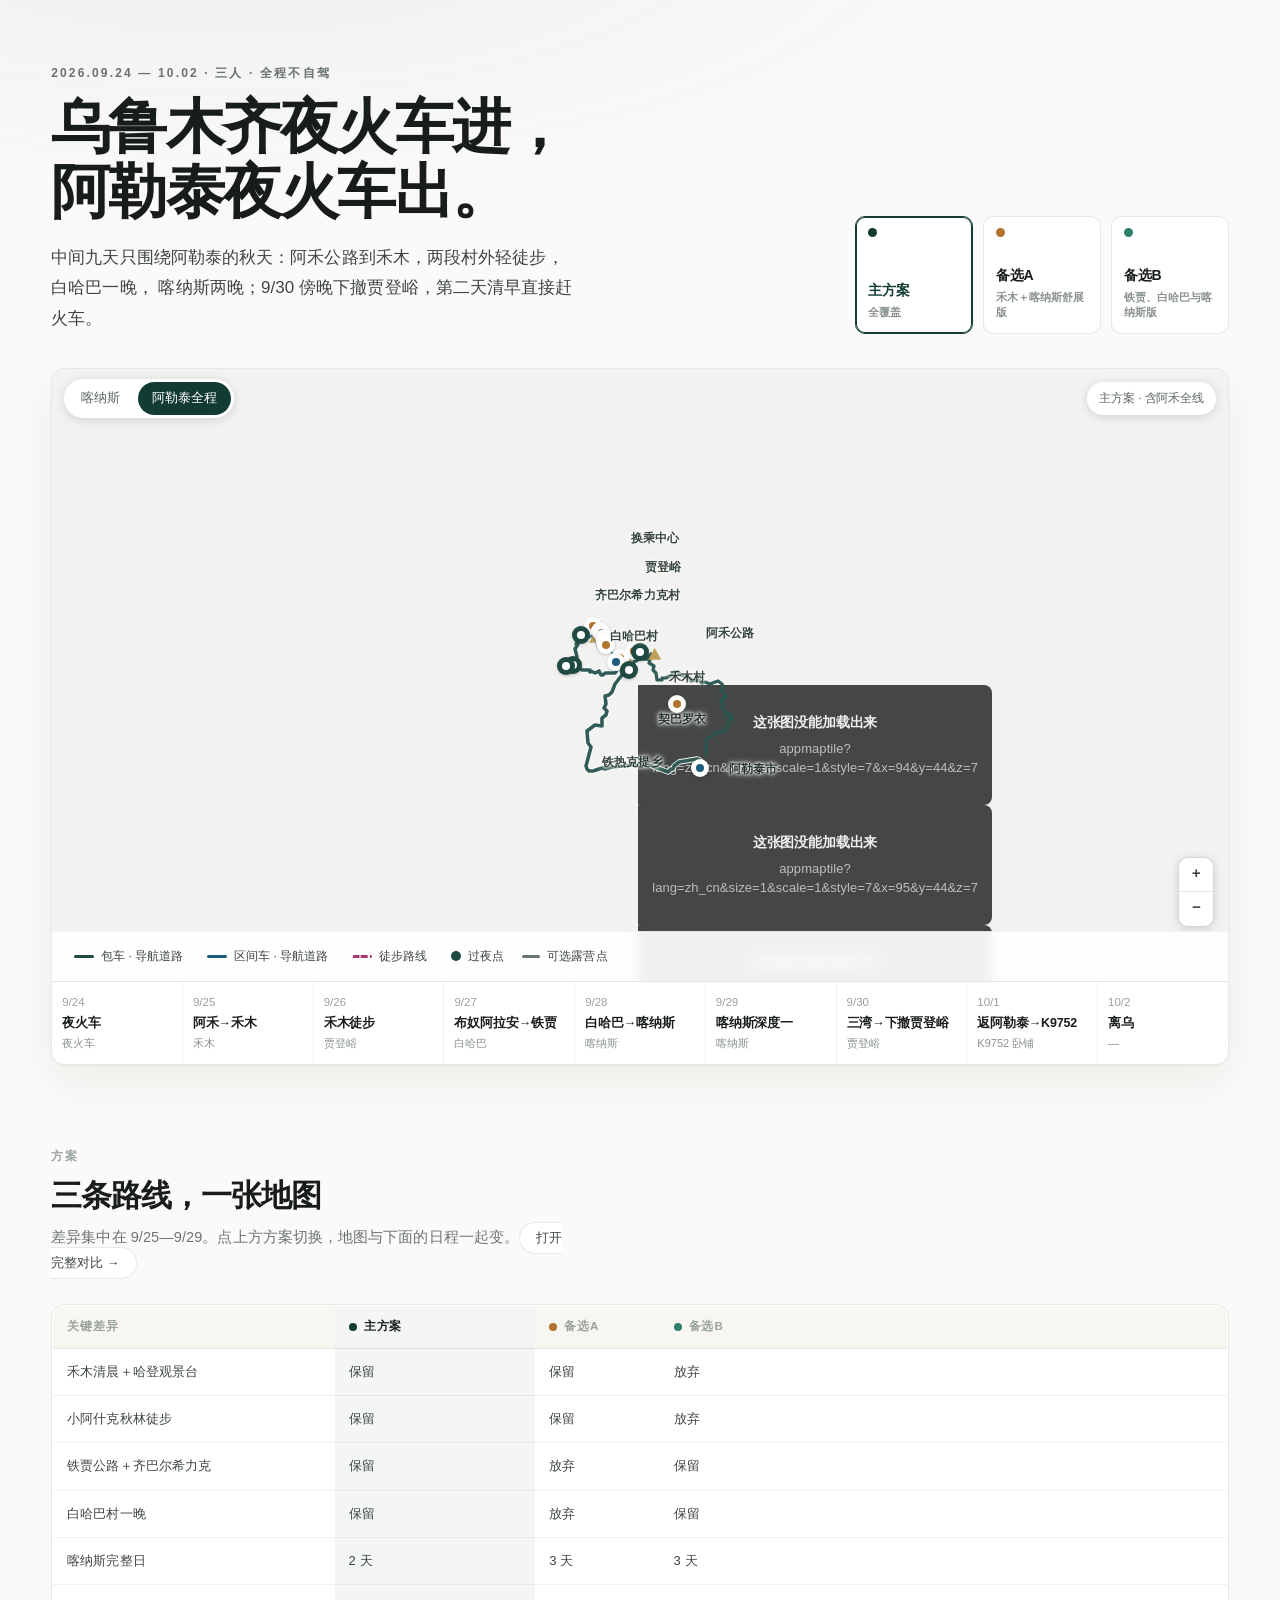
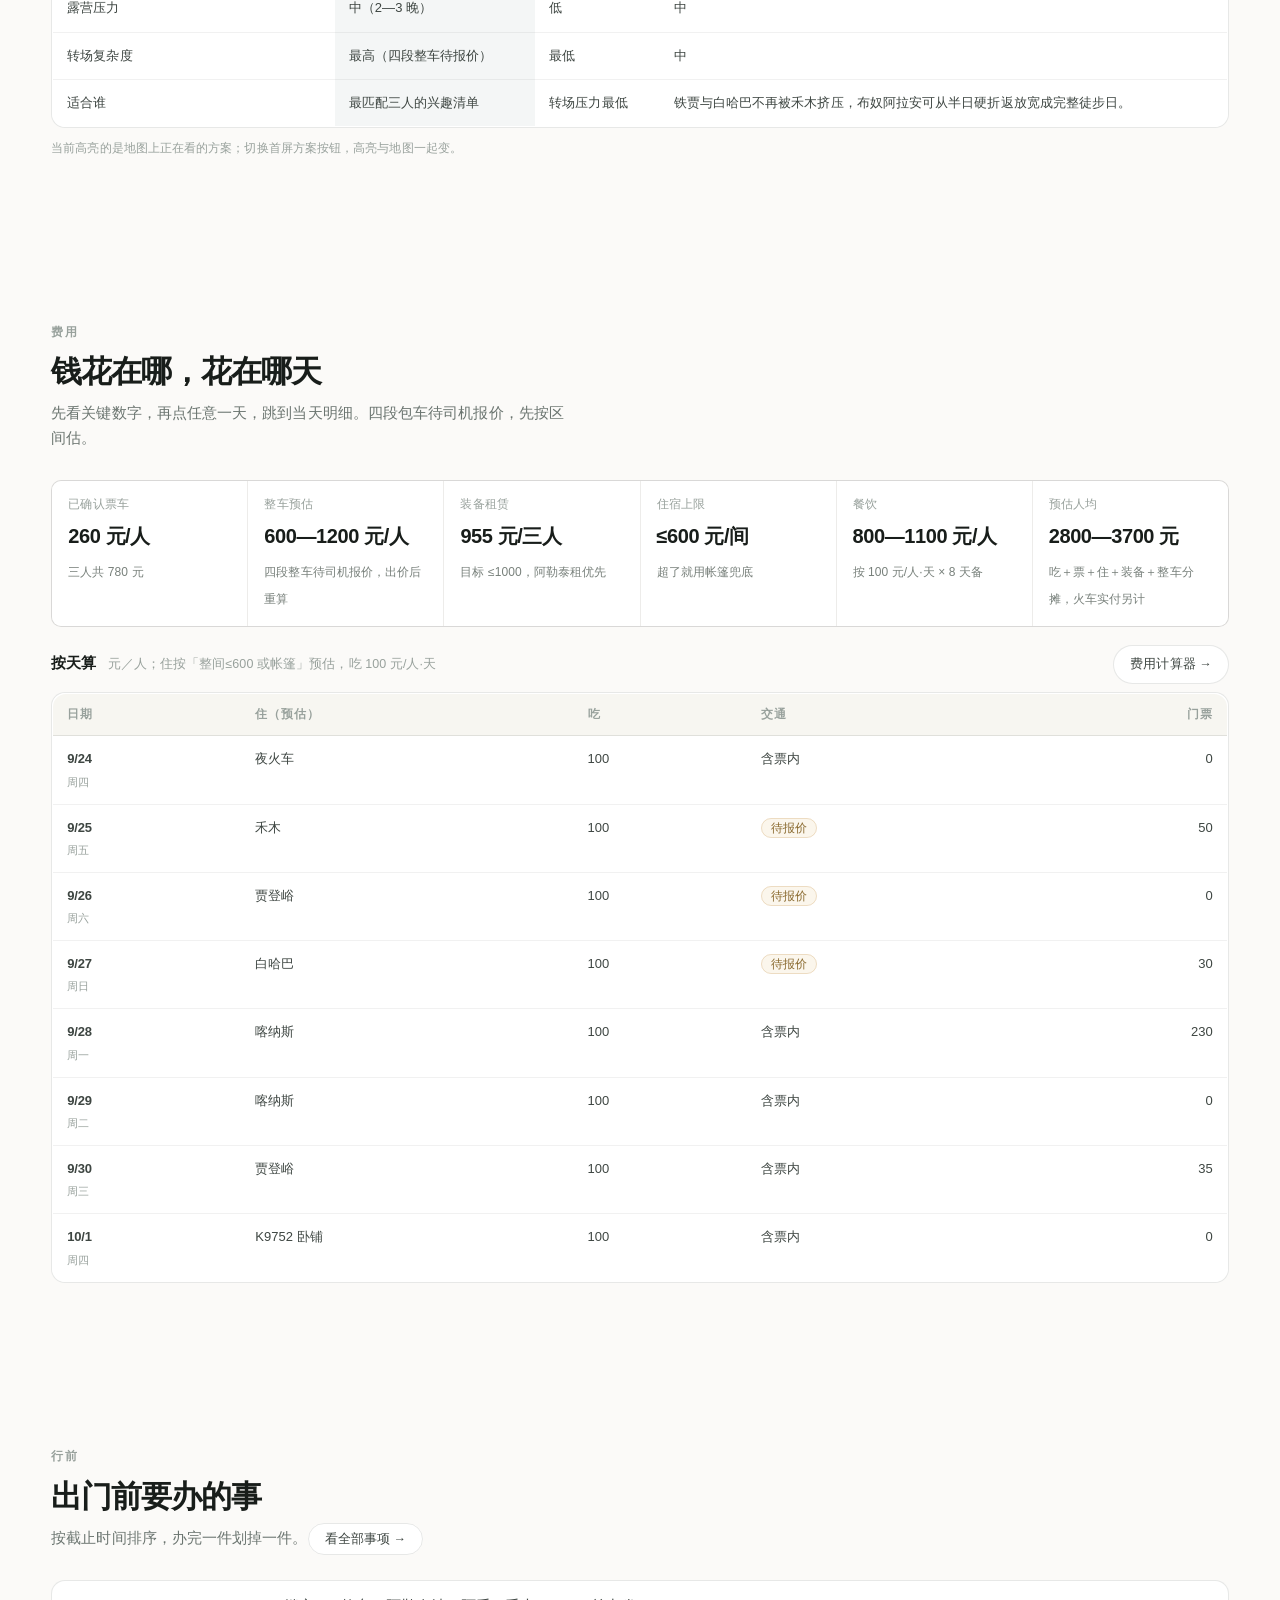
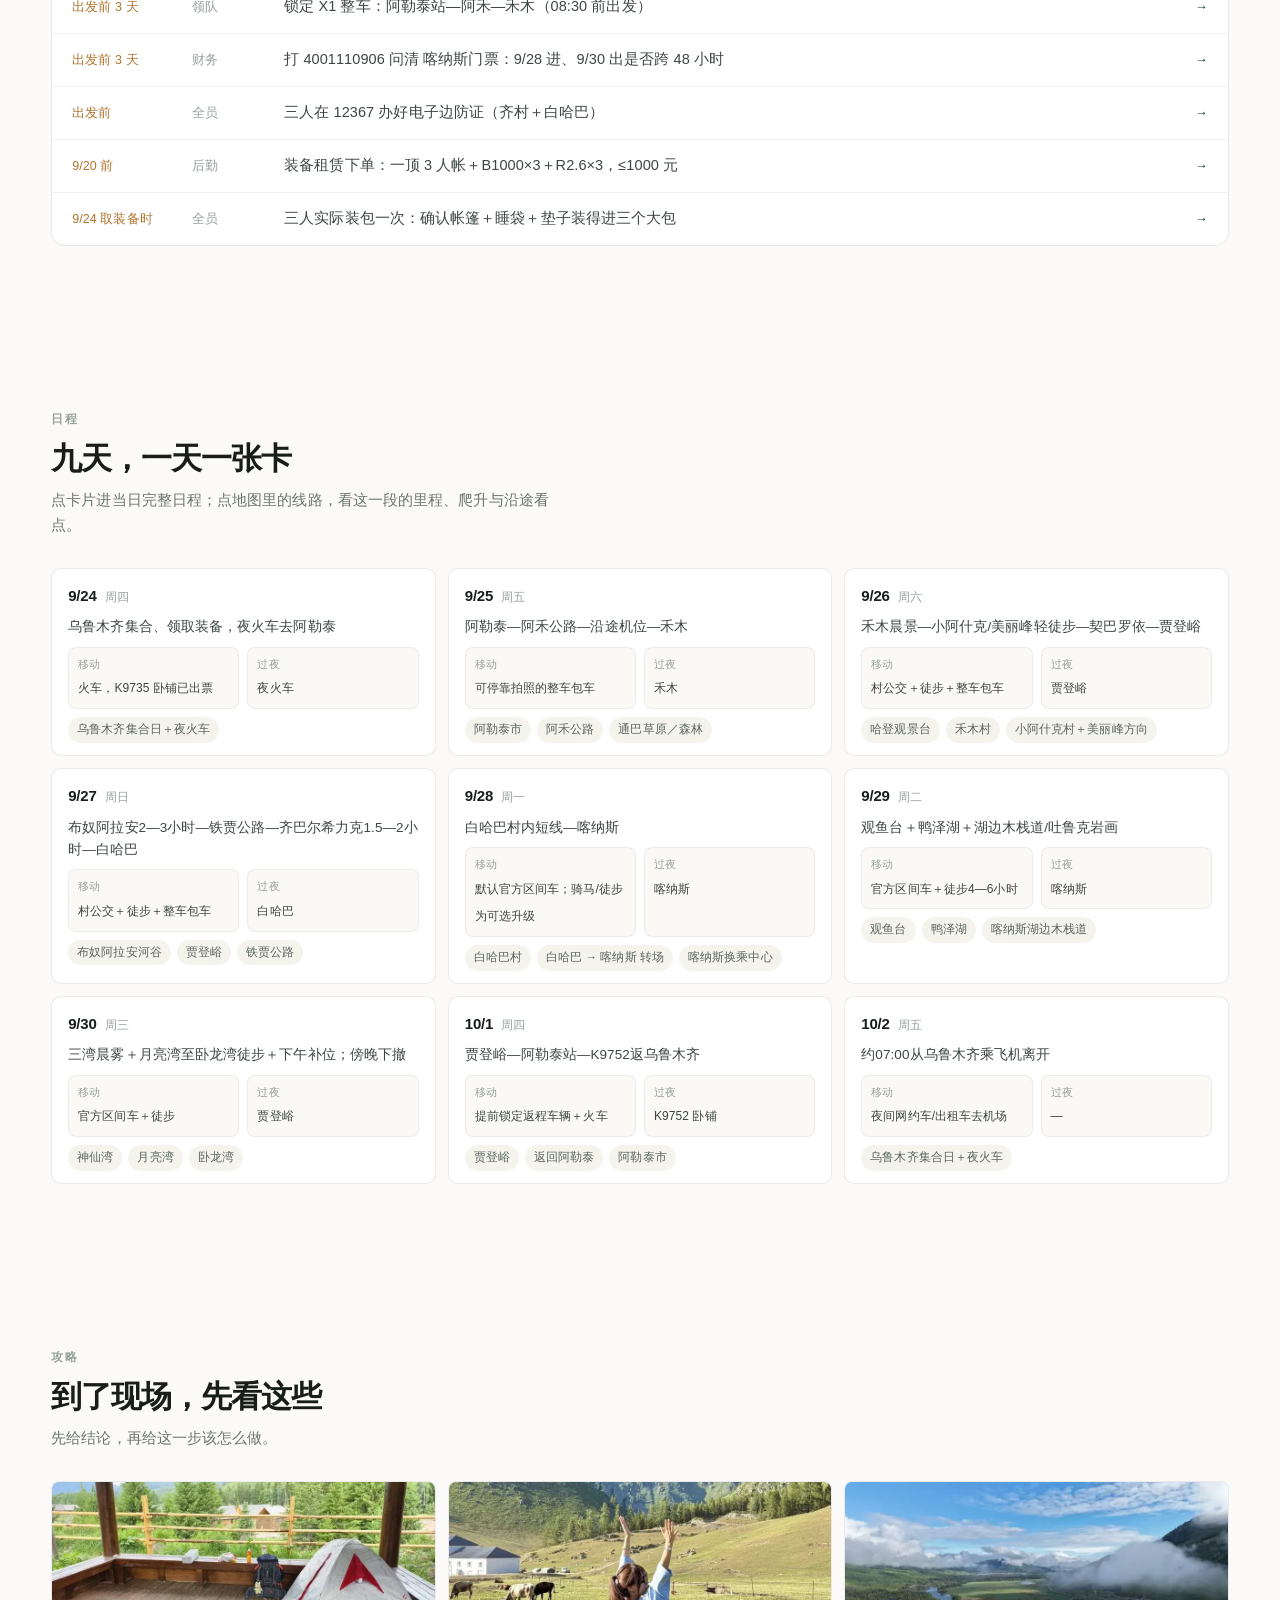
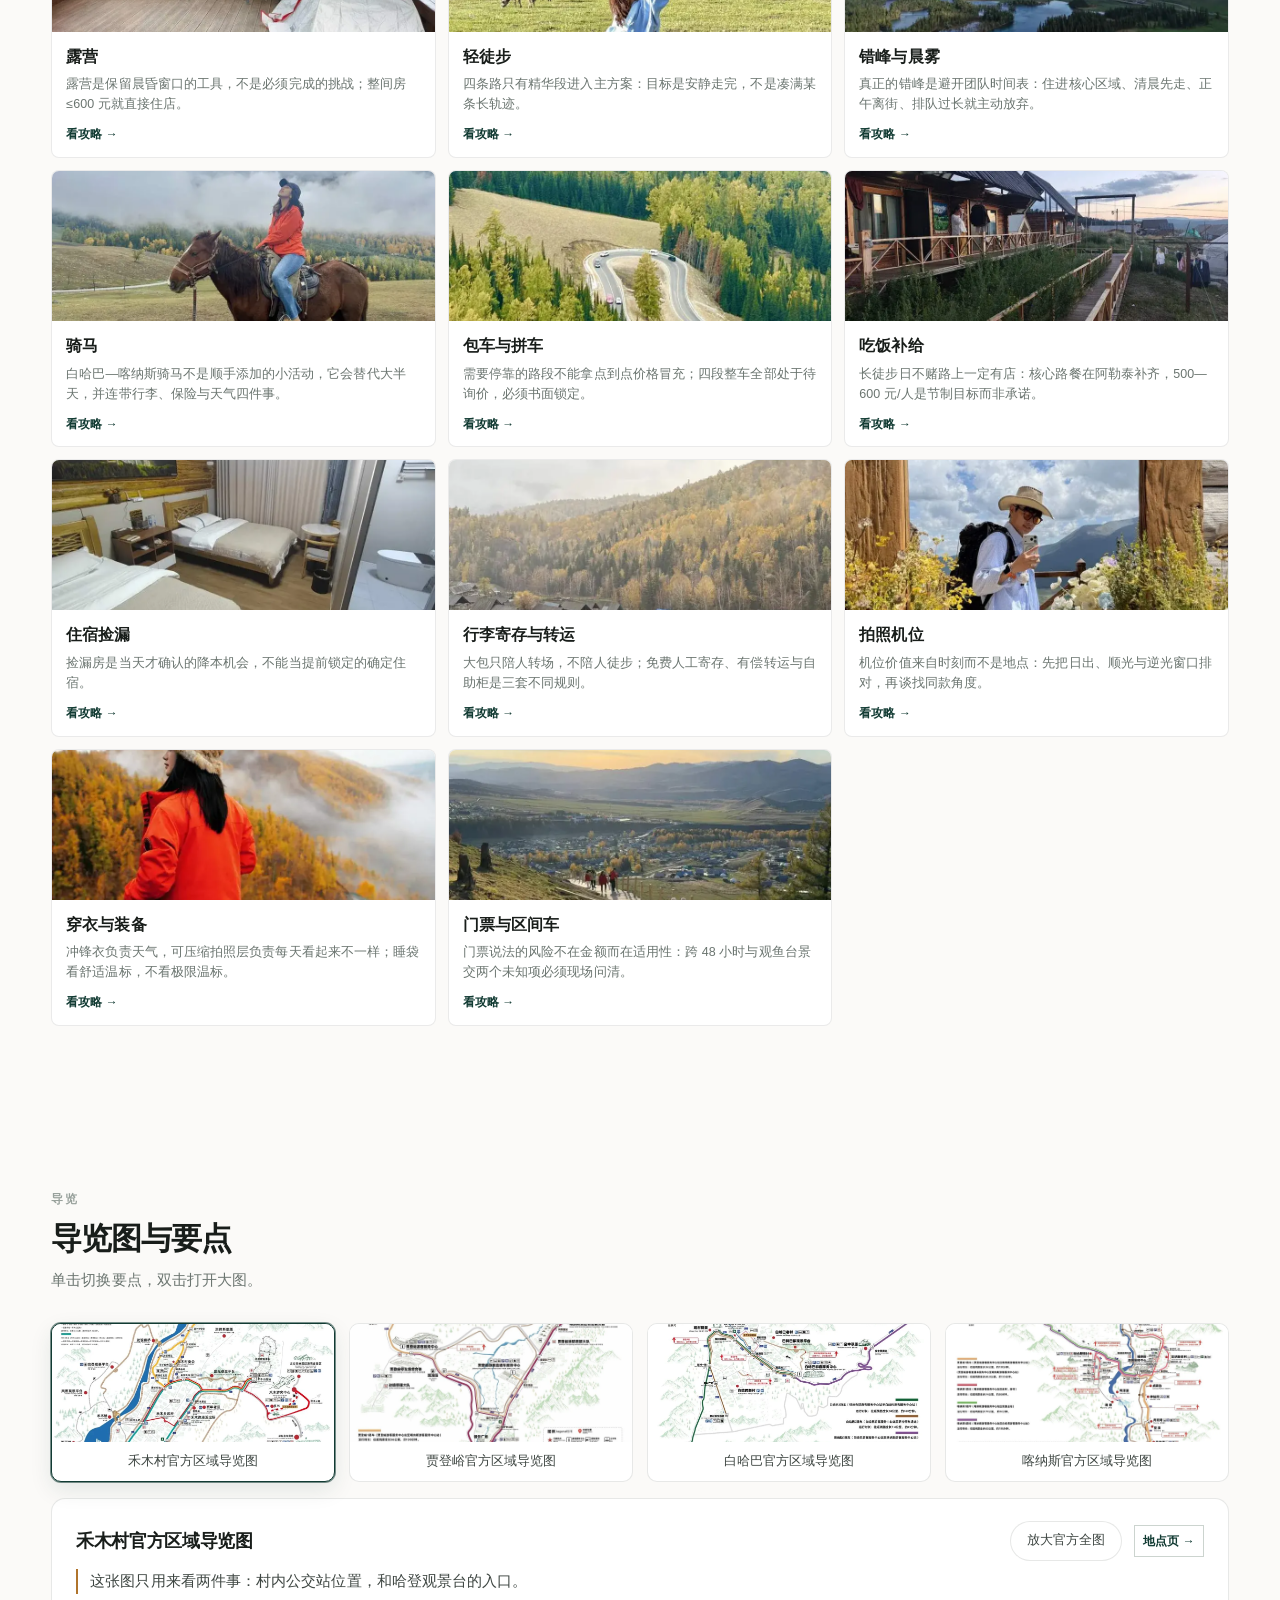
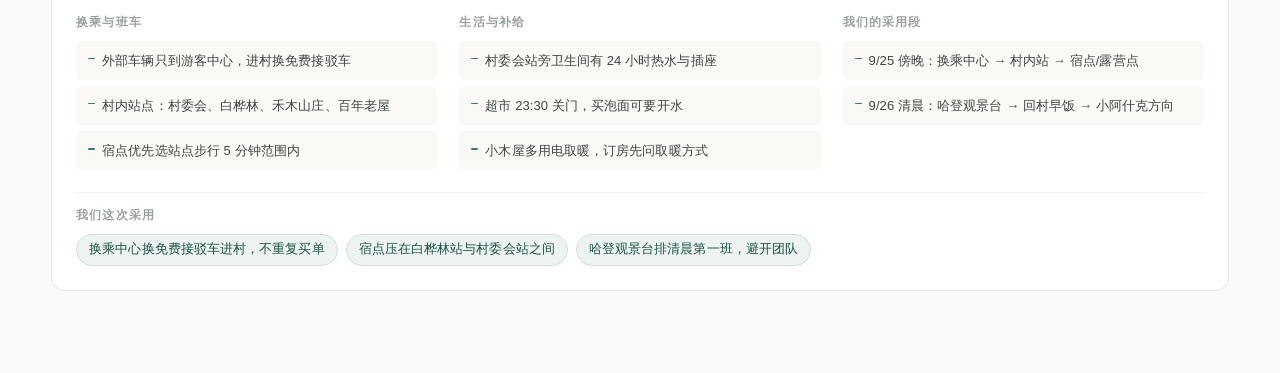
<file: index.html>
<!doctype html>
<html lang="zh-CN">
<head>
<meta charset="utf-8">
<meta name="viewport" content="width=device-width,initial-scale=1,viewport-fit=cover">
<meta name="theme-color" content="#102b27">
<meta name="description" content="三个人的阿勒泰、禾木、白哈巴与喀纳斯秋日现场手册：逐日动线、徒步采用段、露营与费用，出发前和现场都能直接用。">
<title>我们的阿勒泰｜2026 秋日现场手册</title>
<link rel="icon" type="image/svg+xml" href="data:image/svg+xml,%3Csvg xmlns='http://www.w3.org/2000/svg' viewBox='0 0 64 64'%3E%rect width='64' height='64' rx='15' fill='%23102b27'/%3E<path d='M7 48 25 16l8 14 8-11 16 29z' fill='%23e5bd70'/%3E%3C/svg%3E">
<link rel="stylesheet" href="vendor/leaflet.css">
<link rel="stylesheet" href="app.css">
<link rel="stylesheet" href="theme.css">
</head>
<body data-map="loading">
<main id="top">
  <section class="hero">
    <div class="hero-copy">
      <p class="kicker">2026.09.24 — 10.02 · 三人 · 全程不自驾</p>
      <h1>乌鲁木齐夜火车进，<br>阿勒泰夜火车出。</h1>
      <p class="lede">中间九天只围绕阿勒泰的秋天：阿禾公路到禾木，两段村外轻徒步，白哈巴一晚，
        喀纳斯两晚；9/30 傍晚下撤贾登峪，第二天清早直接赶火车。</p>
    </div>
    <div class="hero-cta" id="planBtns" role="tablist" aria-label="方案切换"></div>
  </section>

  <section class="map-module">
    <div class="map-stage">
      <div class="map-overlay">
        <div class="scope-switch" id="scopeSwitch">
          <button data-scope="core">喀纳斯</button>
          <button data-scope="full" class="active">阿勒泰全程</button>
        </div>
        <b id="mapTitle"></b>
      </div>
      <div id="leafmap" role="application" aria-label="行程地图，可缩放拖动"></div>
      <svg id="routeMap" role="img" aria-label="按真实坐标与轨迹绘制的行程路线图"></svg>
      <div class="map-legend" id="mapLegend"></div>
      <div class="map-note" id="mapNote"></div>
      <aside class="map-drawer" id="mapDrawer"></aside>
    </div>
    <div class="day-strip" id="dayStrip" aria-label="九天日程"></div>
    <div class="day-detail" id="dayDetail" hidden></div>
  </section>

  <section class="block" id="plans">
    <header class="block-head"><p class="kicker">方案</p><h2>三条路线，一张地图</h2>
      <p class="block-sub">差异集中在 9/25—9/29。点上方方案切换，地图与下面的日程一起变。<a class="btn-line small" href="plans.html">打开完整对比 →</a></p></header>
    <div id="planTable"></div>
  </section>

  <section class="block" id="moneysec">
    <header class="block-head"><p class="kicker">费用</p><h2>钱花在哪，花在哪天</h2>
      <p class="block-sub">先看关键数字，再点任意一天，跳到当天明细。四段包车待司机报价，先按区间估。</p></header>
    <div id="moneyList"></div>
  </section>

  <section class="block" id="todosec">
    <header class="block-head"><p class="kicker">行前</p><h2>出门前要办的事</h2>
      <p class="block-sub">按截止时间排序，办完一件划掉一件。<a class="btn-line small" href="tasks.html">看全部事项 →</a></p></header>
    <ol class="fm-list" id="todoList"></ol>
  </section>

  <section class="block" id="days">
    <header class="block-head"><p class="kicker">日程</p><h2>九天，一天一张卡</h2>
      <p class="block-sub">点卡片进当日完整日程；点地图里的线路，看这一段的里程、爬升与沿途看点。</p></header>
    <div id="dayFeed"></div>
  </section>

  <section class="block" id="topics">
    <header class="block-head"><p class="kicker">攻略</p><h2>到了现场，先看这些</h2>
      <p class="block-sub">先给结论，再给这一步该怎么做。</p></header>
    <div class="guide-grid" id="guideGrid"></div>
  </section>

  <section class="block" id="official">
    <header class="block-head"><p class="kicker">导览</p><h2>导览图与要点</h2>
      <p class="block-sub">单击切换要点，双击打开大图。</p></header>
    <div class="off-thumbs" id="offThumbs"></div>
    <div class="off-panel" id="offPanel"></div>
  </section>
</main>
<script>window._AMapSecurityConfig={securityJsCode:"8b874c815a4c3ef85971b90eb9fe4343"};</script>
<script defer src="vendor/leaflet.js"></script>
<script defer src="data/roads.js"></script>
<script defer src="geomap.js"></script>
<script defer src="site-data.js"></script>
<script defer src="tracks.js"></script>
<script defer src="ui.js"></script>
<script defer src="data/map-config.js"></script>
<script defer src="map.js?v=20260916-map2"></script>
<script defer src="amap.js?v=20260916-map3"></script>
<script>
/* 高德 JS API 需要在高德控制台登记的域名下才能鉴权，本机预览（file:// 与 localhost）
   必然失败；这种情况直接走离线真实路网与公开瓦片，不加载高德脚本，避免首屏白等。
   部署到已登记域名时再异步加载，就绪后自动升级为高德底图。 */
(function(){
  var host=location.hostname||"";
  var isLocal=location.protocol==="file:"||/^(localhost|127\.0\.0\.1|0\.0\.0\.0|\[::1\])$/.test(host);
  if(isLocal) return;
  var s=document.createElement("script");s.async=true;
  s.src="https://webapi.amap.com/maps?v=2.0&key=b579fc947bc5de2d4fe8ef587fd7fbac&plugin=AMap.Driving,AMap.ToolBar";
  s.onload=function(){window.dispatchEvent(new Event("amap-ready"));};
  s.onerror=function(){window.dispatchEvent(new Event("amap-failed"));};
  document.head.appendChild(s);
})();
</script>
<script defer src="app.js?v=20260916-map2"></script>
</body>
</html>
</file>
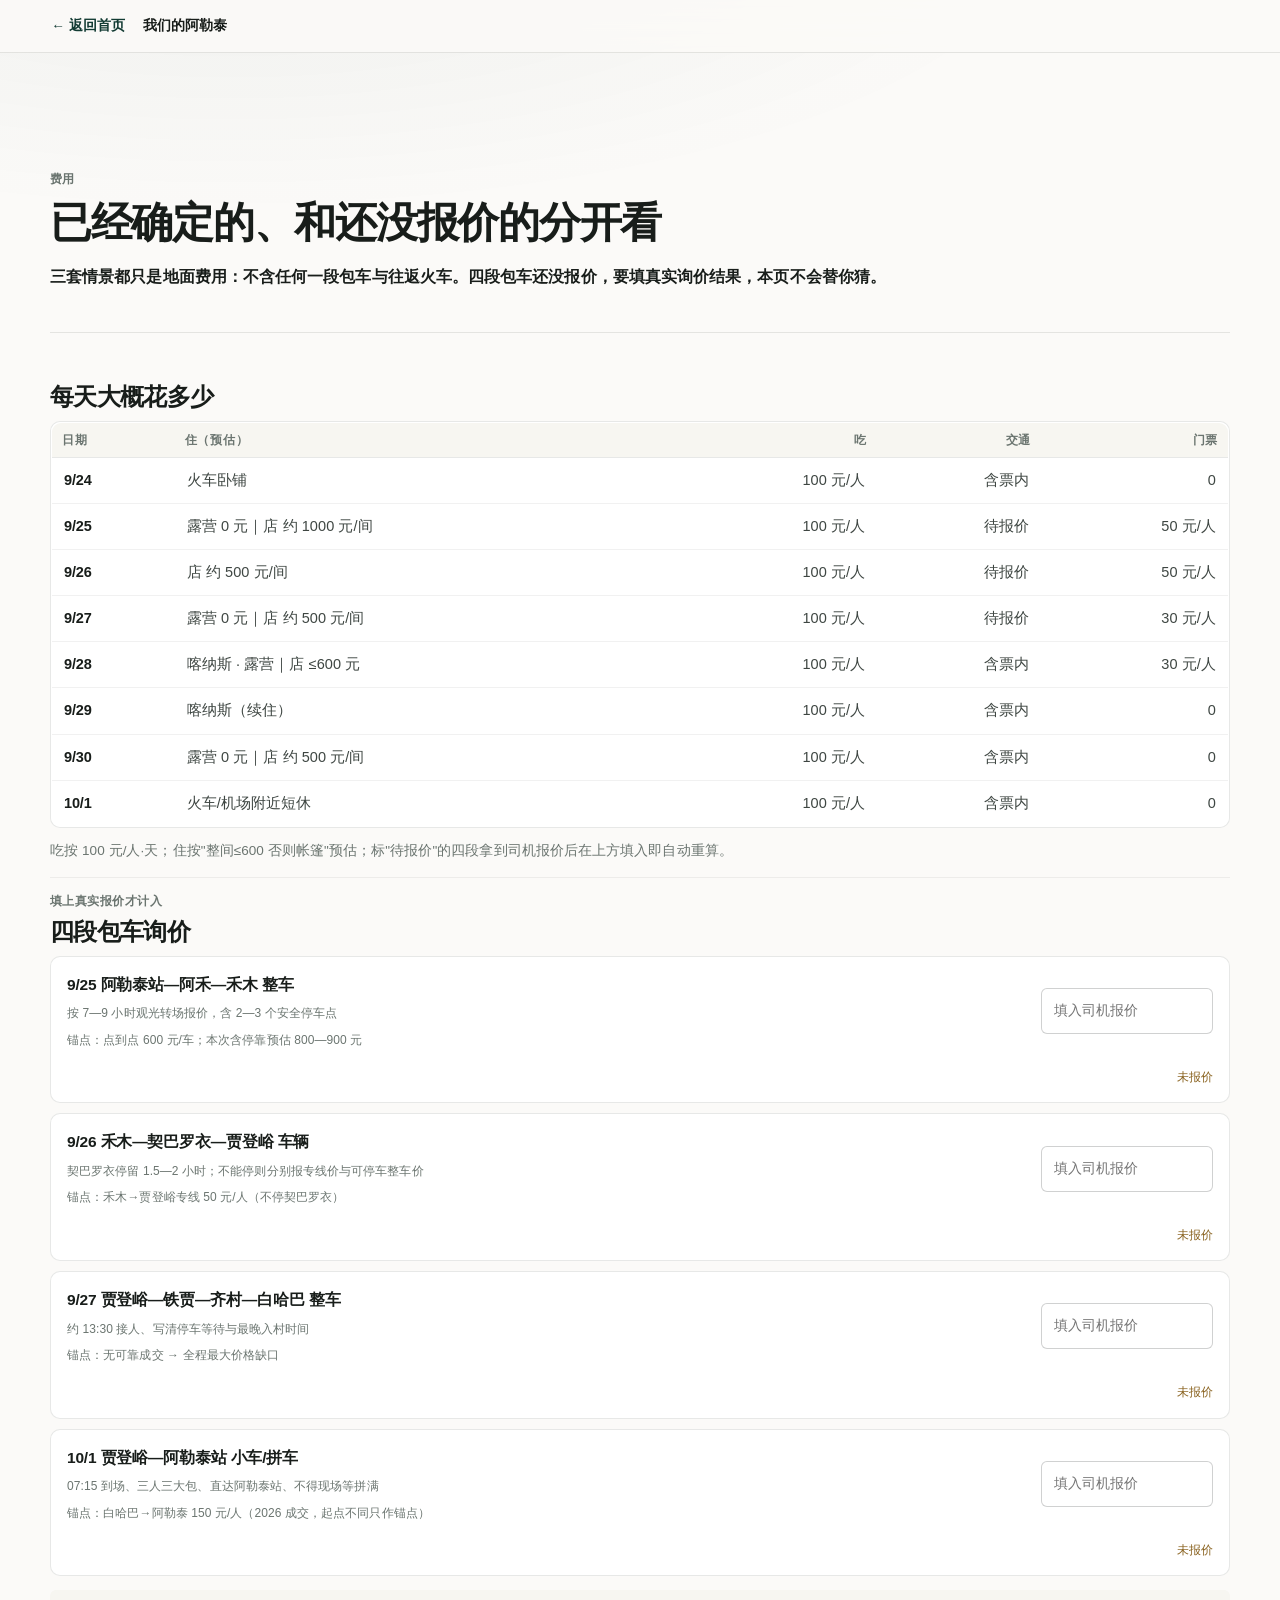
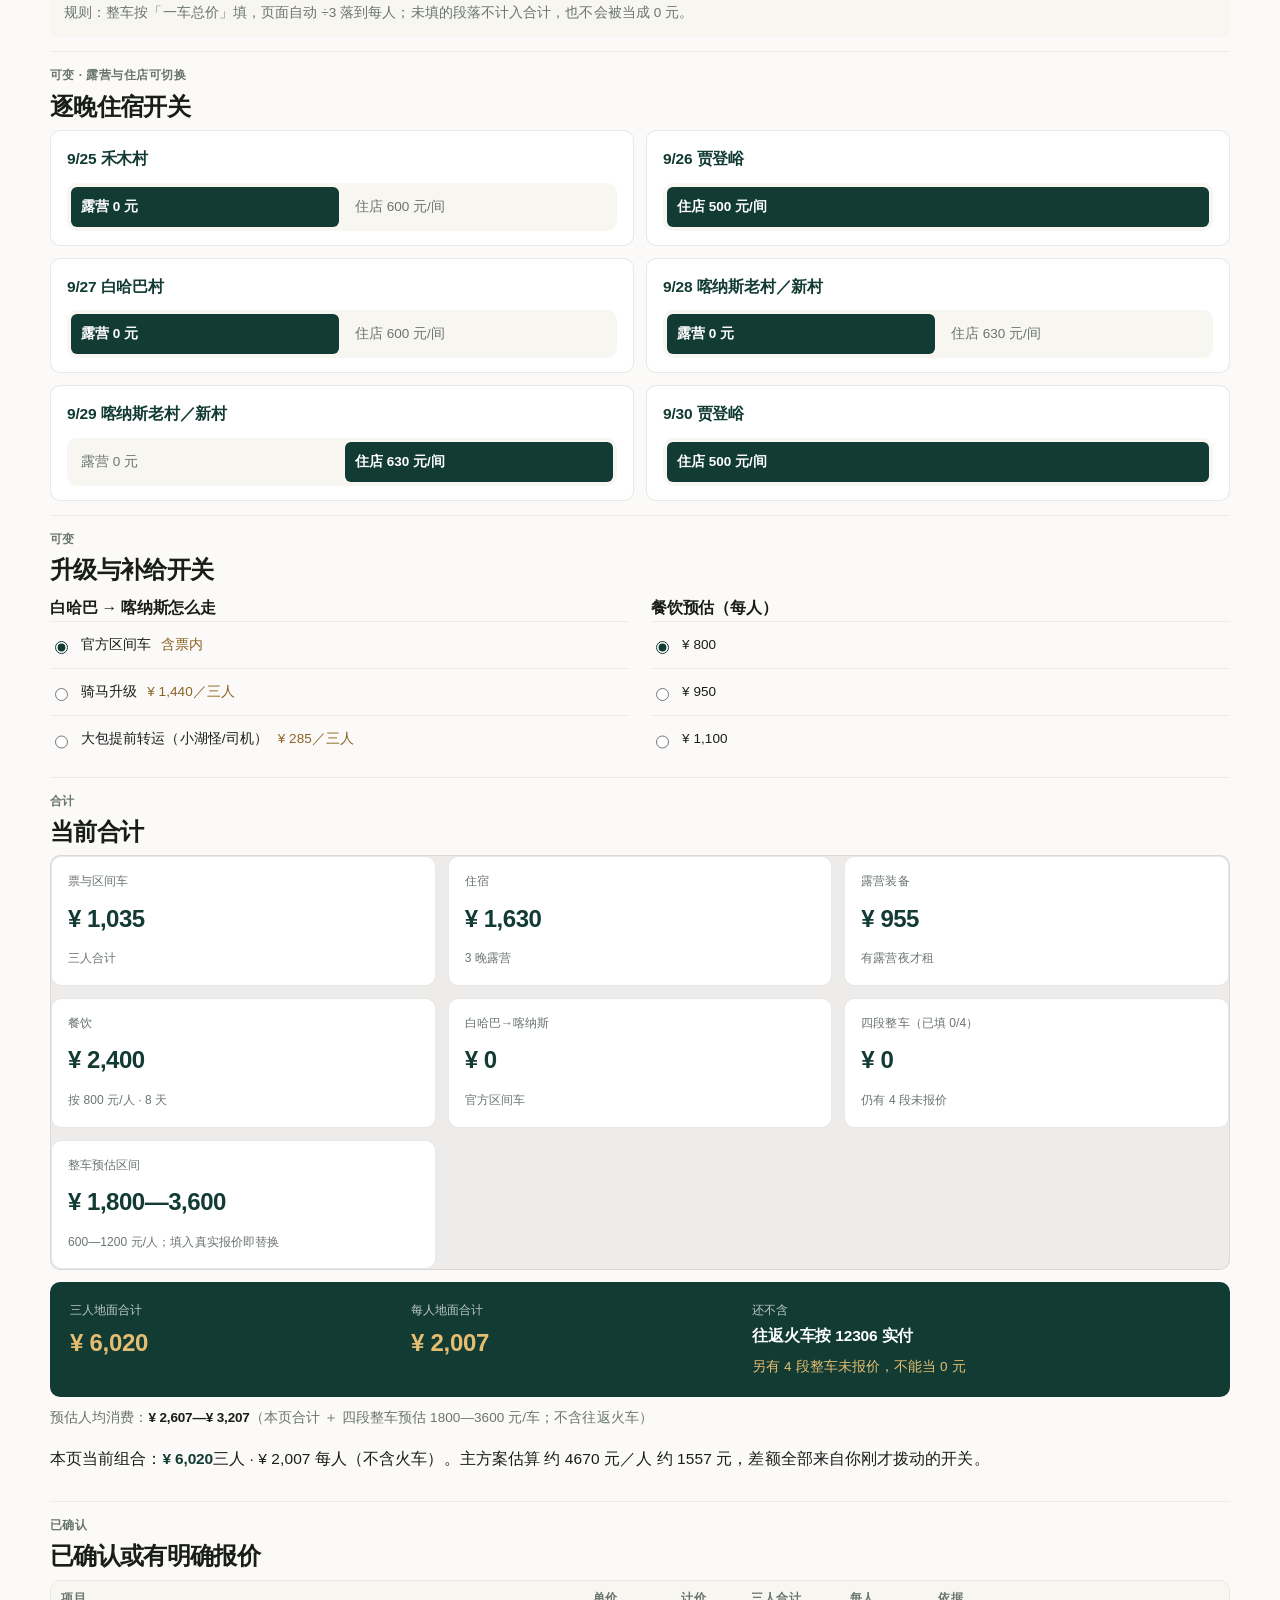
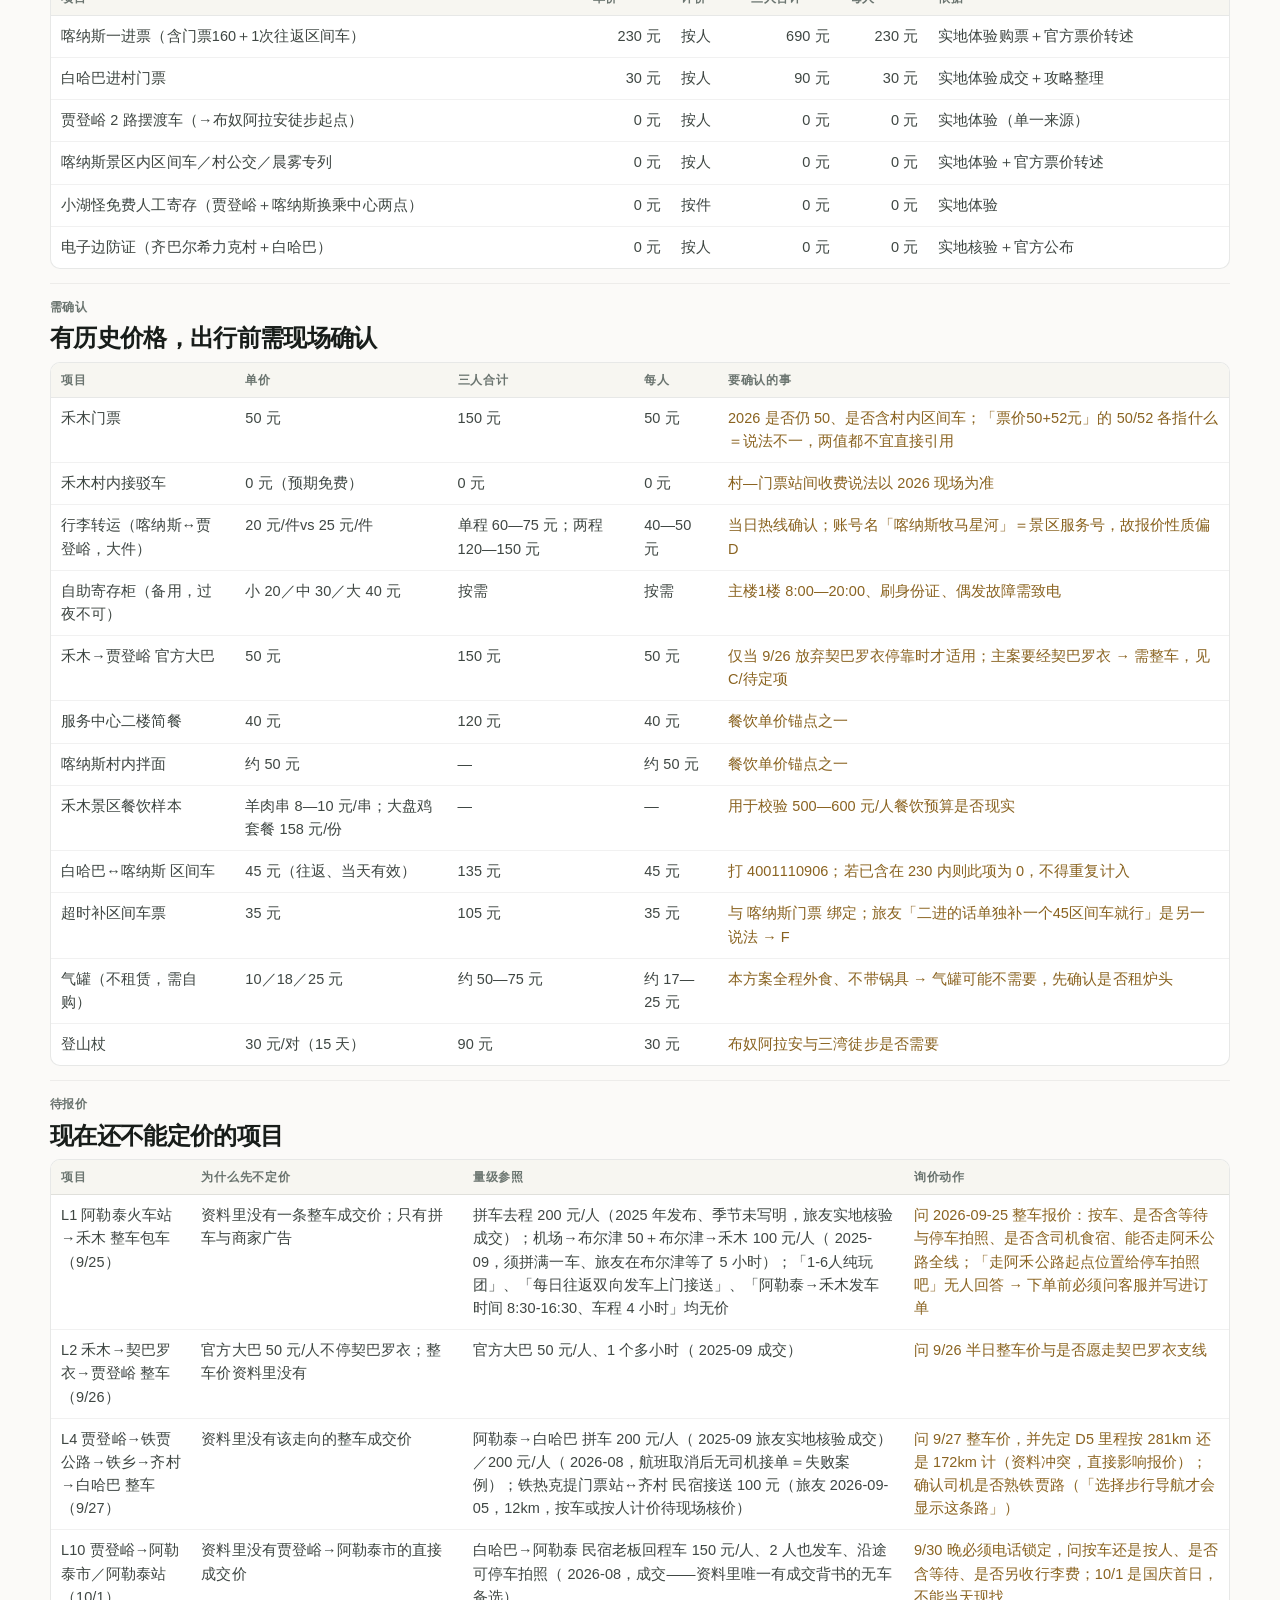
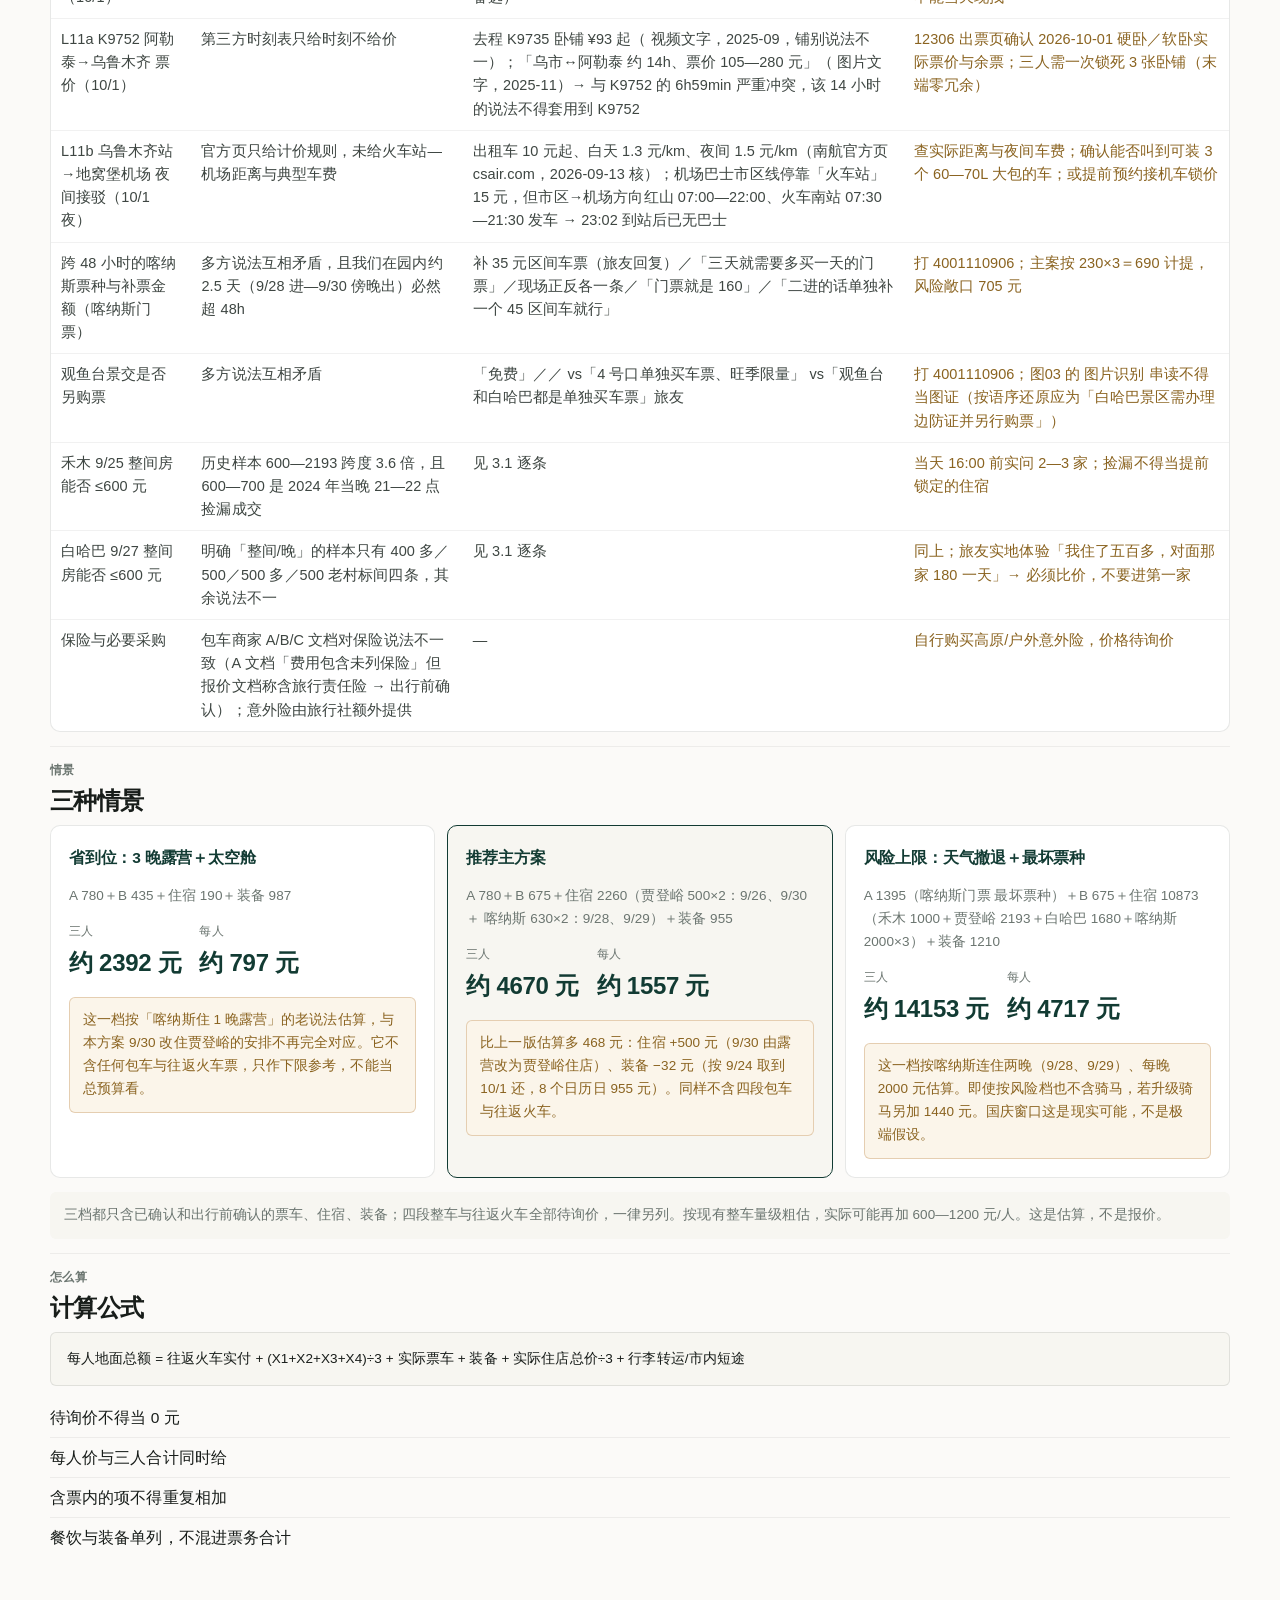
<file: budget.html>
<!doctype html>
<html lang="zh-CN">
<head>
<meta charset="utf-8">
<meta name="viewport" content="width=device-width,initial-scale=1">
<meta name="theme-color" content="#102b27">
<title>我们的阿勒泰｜费用与重算</title>
<link rel="icon" type="image/svg+xml" href="data:image/svg+xml,%3Csvg xmlns='http://www.w3.org/2000/svg' viewBox='0 0 64 64'%3E%3Crect width='64' height='64' rx='15' fill='%23102b27'/%3E%3Cpath d='M7 48 25 16l8 14 8-11 16 29z' fill='%23e5bd70'/%3E%3C/svg%3E">
<link rel="stylesheet" href="app.css">
<link rel="stylesheet" href="theme.css">
<link rel="stylesheet" href="detail.css">
</head>
<body class="detail-body" data-type="budget">
<header class="detail-header">
  <a class="detail-back" href="index.html">← 返回首页</a>
  <a class="brand" href="index.html"><span>ALTAY 2026</span>我们的阿勒泰</a>
  
</header>
<main class="detail-main">
  <section class="detail-hero" id="hero"></section>
  <div class="detail-grid"><div id="content"></div><aside class="fact-panel" id="facts"></aside></div>
</main>
<script src="site-data.js"></script>
<script src="tracks.js"></script>
<script src="ui.js"></script>
<script src="ledger.js"></script>
</body>
</html>
</file>
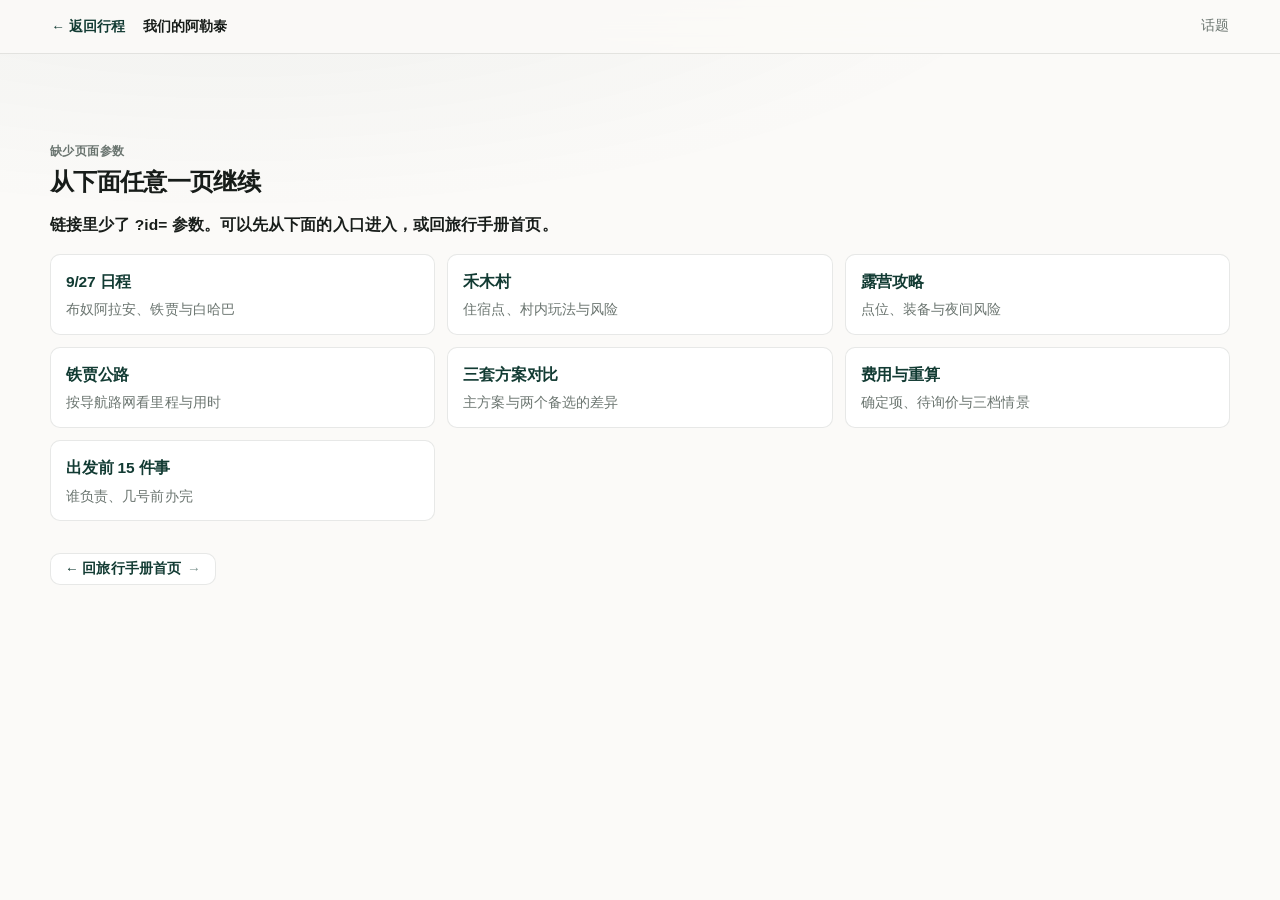
<file: day.html>
<!doctype html>
<html lang="zh-CN">
<head>
<meta charset="utf-8">
<meta name="viewport" content="width=device-width,initial-scale=1">
<meta name="theme-color" content="#102b27">
<title>我们的阿勒泰｜当天完整日程</title>
<link rel="icon" type="image/svg+xml" href="data:image/svg+xml,%3Csvg xmlns='http://www.w3.org/2000/svg' viewBox='0 0 64 64'%3E%3Crect width='64' height='64' rx='15' fill='%23102b27'/%3E%3Cpath d='M7 48 25 16l8 14 8-11 16 29z' fill='%23e5bd70'/%3E%3C/svg%3E">
<link rel="stylesheet" href="app.css">
<link rel="stylesheet" href="theme.css">
<link rel="stylesheet" href="detail.css">
</head>
<body class="detail-body" data-type="day">
<header class="detail-header">
  <a class="detail-back" href="index.html#days">← 返回行程</a>
  <a class="brand" href="index.html"><span>ALTAY 2026</span>我们的阿勒泰</a>
  <nav class="detail-nav"><a href="index.html#topics">话题</a></nav>
</header>
<main class="detail-main">
  <section class="detail-hero" id="hero"></section>
  <div class="detail-grid"><div id="content"></div><aside class="fact-panel" id="facts"></aside></div>
</main>
<script src="site-data.js"></script>
<script src="tracks.js"></script>
<script src="ui.js"></script>
<script src="detail.js"></script>
</body>
</html>
</file>
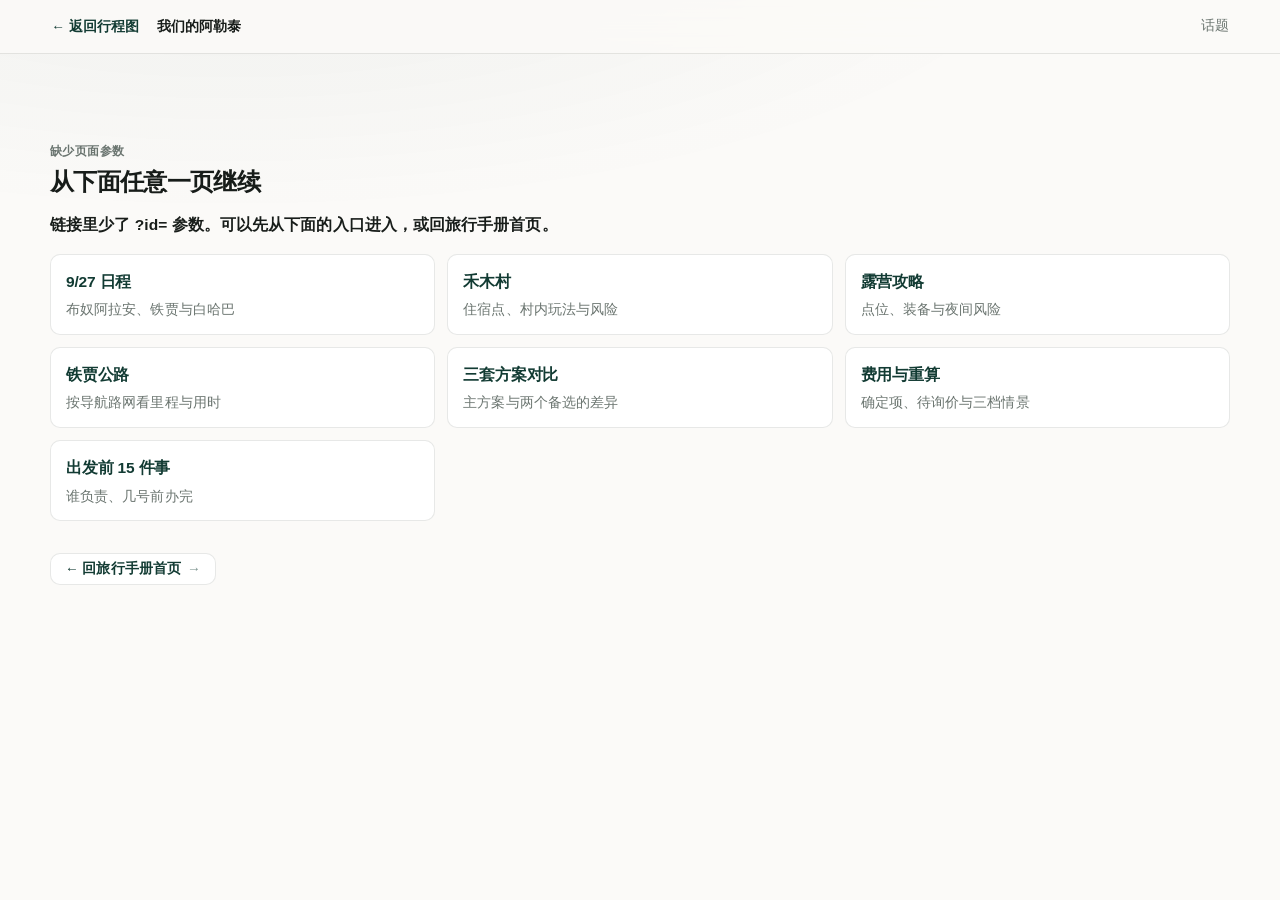
<file: place.html>
<!doctype html>
<html lang="zh-CN">
<head>
<meta charset="utf-8">
<meta name="viewport" content="width=device-width,initial-scale=1">
<meta name="theme-color" content="#102b27">
<title>我们的阿勒泰｜地点玩法</title>
<link rel="icon" type="image/svg+xml" href="data:image/svg+xml,%3Csvg xmlns='http://www.w3.org/2000/svg' viewBox='0 0 64 64'%3E%3Crect width='64' height='64' rx='15' fill='%23102b27'/%3E%3Cpath d='M7 48 25 16l8 14 8-11 16 29z' fill='%23e5bd70'/%3E%3C/svg%3E">
<link rel="stylesheet" href="app.css">
<link rel="stylesheet" href="theme.css">
<link rel="stylesheet" href="detail.css">
</head>
<body class="detail-body" data-type="place">
<header class="detail-header">
  <a class="detail-back" href="index.html#journey">← 返回行程图</a>
  <a class="brand" href="index.html"><span>ALTAY 2026</span>我们的阿勒泰</a>
  <nav class="detail-nav"><a href="index.html#topics">话题</a></nav>
</header>
<main class="detail-main">
  <section class="detail-hero" id="hero"></section>
  <div class="detail-grid"><div id="content"></div><aside class="fact-panel" id="facts"></aside></div>
</main>
<script src="site-data.js"></script>
<script src="tracks.js"></script>
<script src="ui.js"></script>
<script src="detail.js"></script>
</body>
</html>
</file>
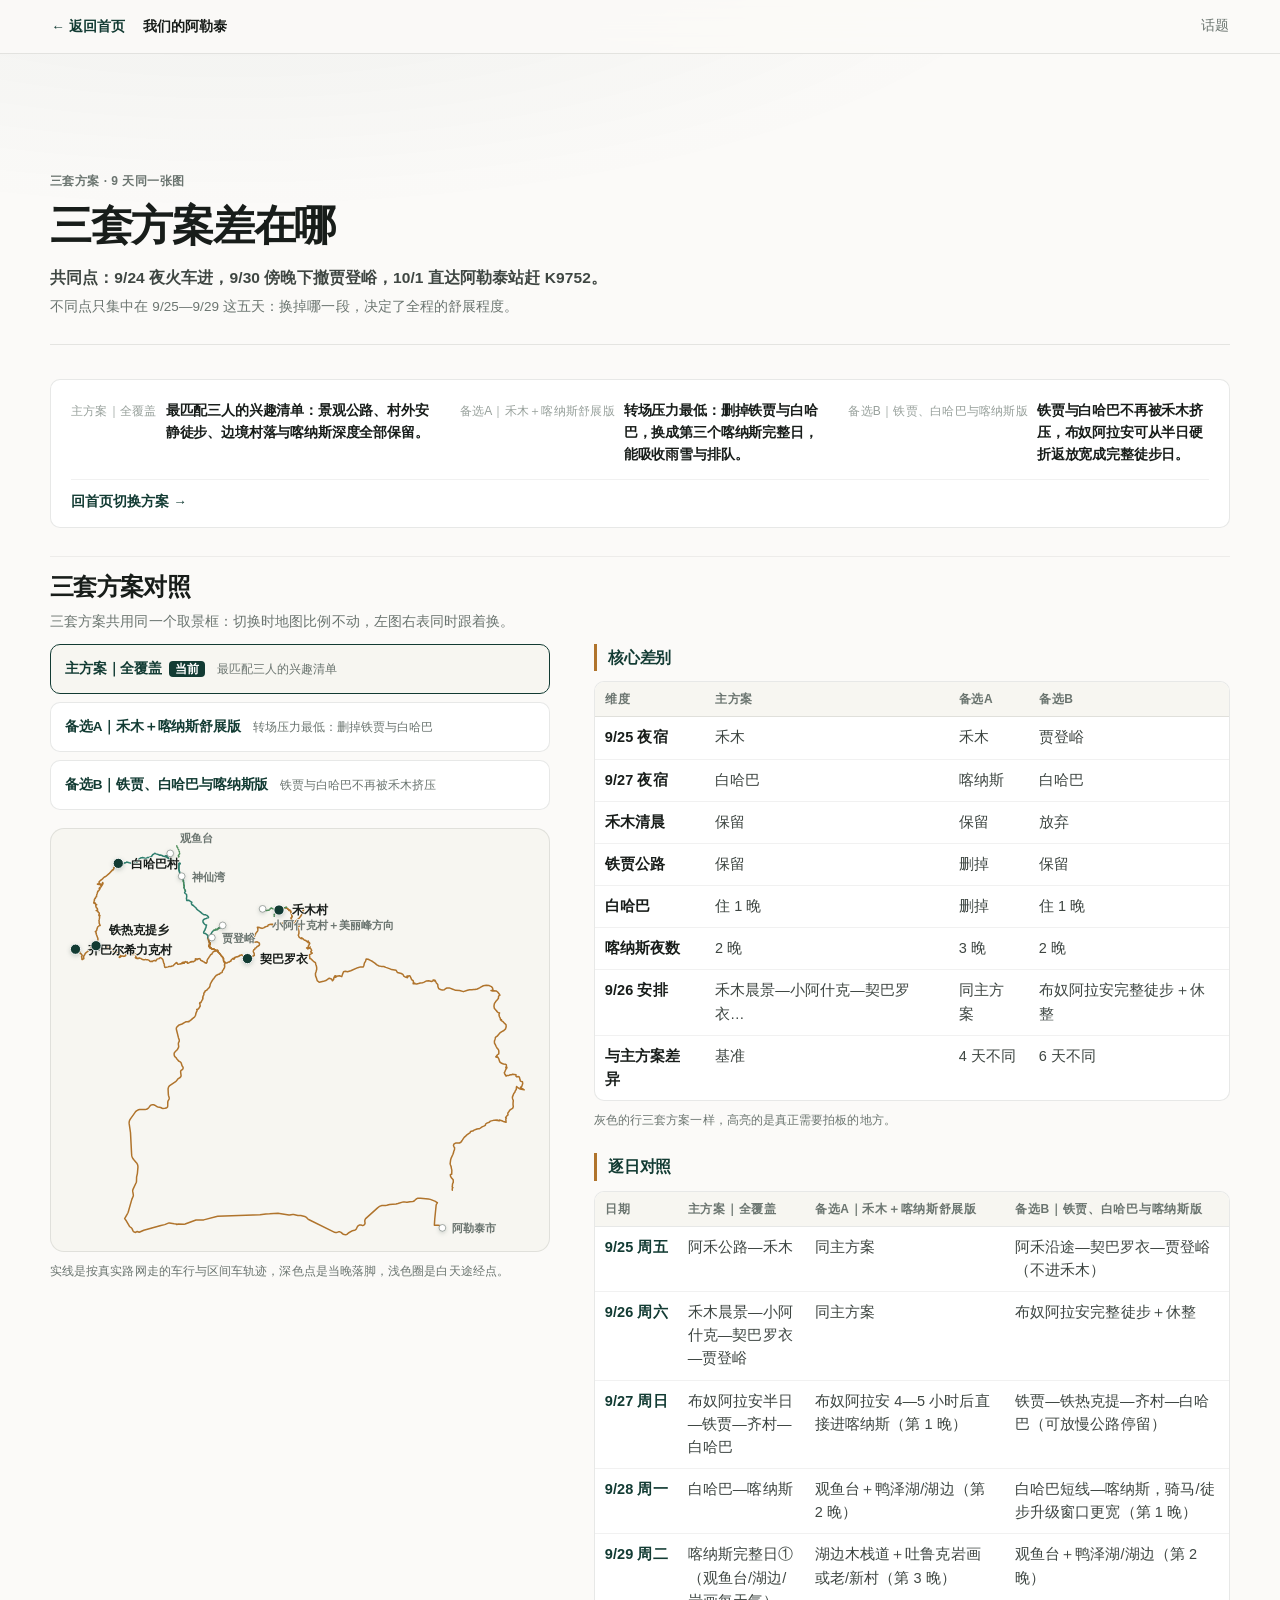
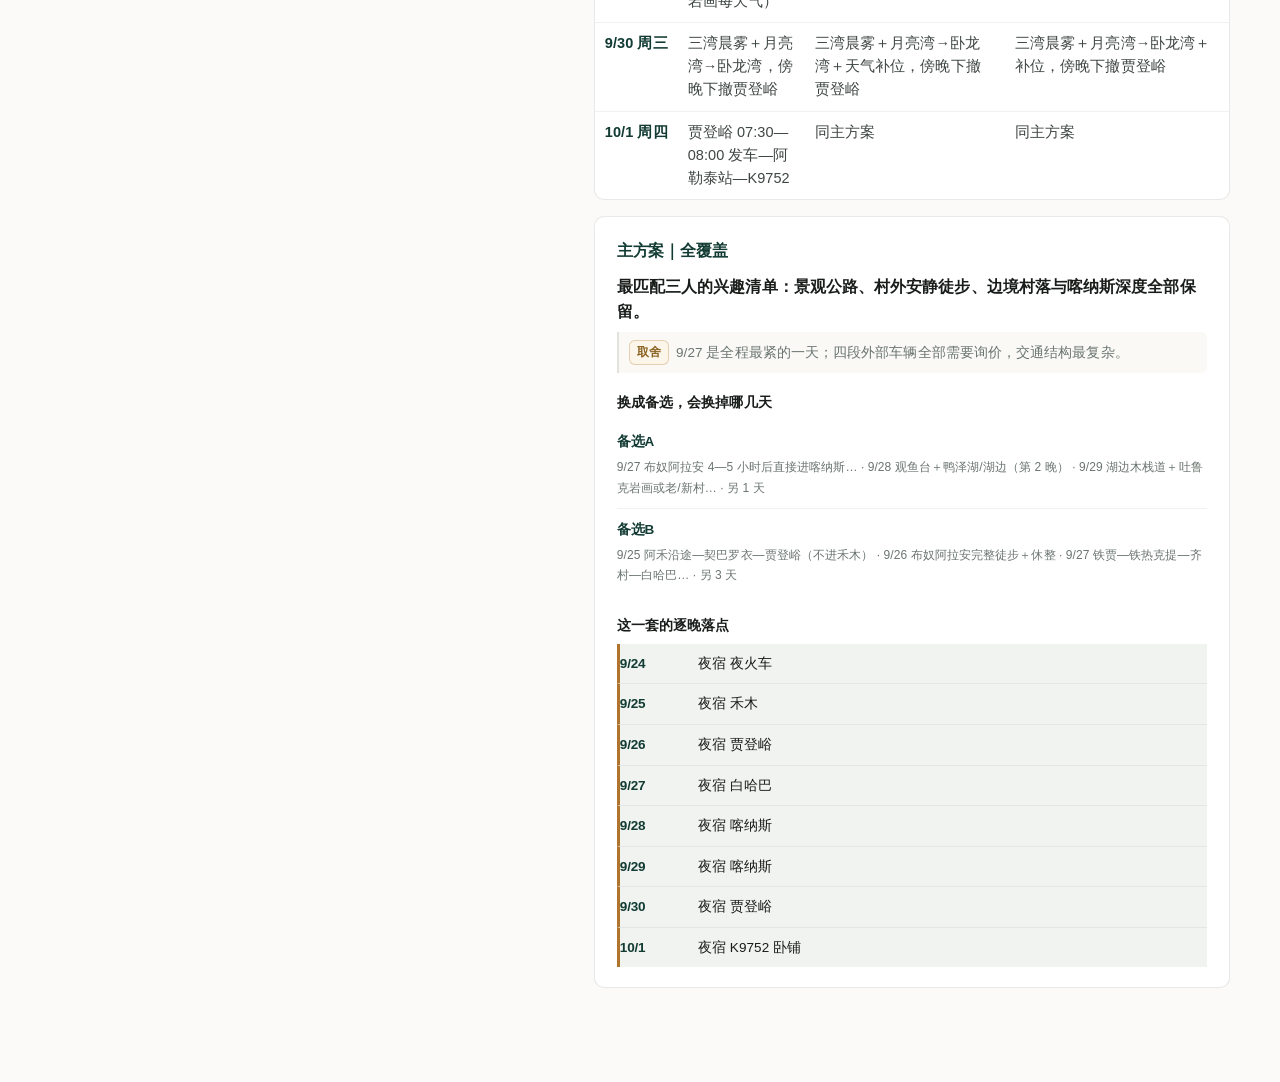
<file: plans.html>
<!doctype html>
<html lang="zh-CN">
<head>
<meta charset="utf-8">
<meta name="viewport" content="width=device-width,initial-scale=1">
<meta name="theme-color" content="#102b27">
<title>我们的阿勒泰｜三套方案逐日比较</title>
<link rel="icon" type="image/svg+xml" href="data:image/svg+xml,%3Csvg xmlns='http://www.w3.org/2000/svg' viewBox='0 0 64 64'%3E%3Crect width='64' height='64' rx='15' fill='%23102b27'/%3E%3Cpath d='M7 48 25 16l8 14 8-11 16 29z' fill='%23e5bd70'/%3E%3C/svg%3E">
<link rel="stylesheet" href="app.css">
<link rel="stylesheet" href="theme.css">
<link rel="stylesheet" href="detail.css">
</head>
<body class="detail-body" data-type="plans">
<header class="detail-header">
  <a class="detail-back" href="index.html#plans">← 返回首页</a>
  <a class="brand" href="index.html"><span>ALTAY 2026</span>我们的阿勒泰</a>
  <nav class="detail-nav"><a href="index.html#topics">话题</a></nav>
</header>
<main class="detail-main">
  <section class="detail-hero" id="hero"></section>
  <div class="detail-grid"><div id="content"></div><aside class="fact-panel" id="facts"></aside></div>
</main>
<script src="site-data.js"></script>
<script src="tracks.js"></script>
<script src="ui.js"></script>
<script src="detail.js"></script>
</body>
</html>
</file>
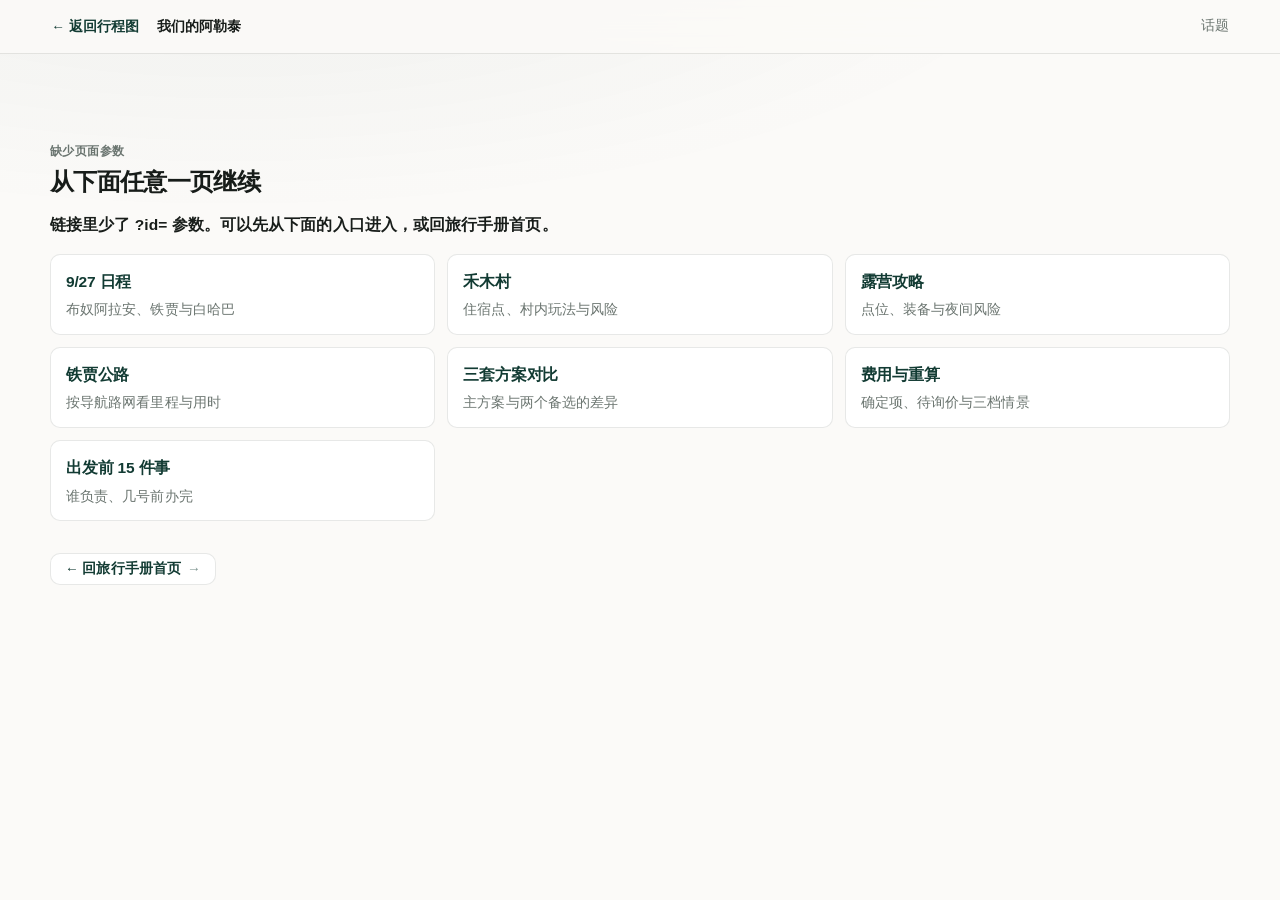
<file: route.html>
<!doctype html>
<html lang="zh-CN">
<head>
<meta charset="utf-8">
<meta name="viewport" content="width=device-width,initial-scale=1">
<meta name="theme-color" content="#102b27">
<title>我们的阿勒泰｜路线与轨迹</title>
<link rel="icon" type="image/svg+xml" href="data:image/svg+xml,%3Csvg xmlns='http://www.w3.org/2000/svg' viewBox='0 0 64 64'%3E%3Crect width='64' height='64' rx='15' fill='%23102b27'/%3E%3Cpath d='M7 48 25 16l8 14 8-11 16 29z' fill='%23e5bd70'/%3E%3C/svg%3E">
<link rel="stylesheet" href="app.css">
<link rel="stylesheet" href="theme.css">
<link rel="stylesheet" href="detail.css">
</head>
<body class="detail-body" data-type="route">
<header class="detail-header">
  <a class="detail-back" href="index.html#journey">← 返回行程图</a>
  <a class="brand" href="index.html"><span>ALTAY 2026</span>我们的阿勒泰</a>
  <nav class="detail-nav"><a href="index.html#topics">话题</a></nav>
</header>
<main class="detail-main">
  <section class="detail-hero" id="hero"></section>
  <div class="detail-grid"><div id="content"></div><aside class="fact-panel" id="facts"></aside></div>
</main>
<script src="site-data.js"></script>
<script src="tracks.js"></script>
<script src="ui.js"></script>
<script src="detail.js"></script>
</body>
</html>
</file>
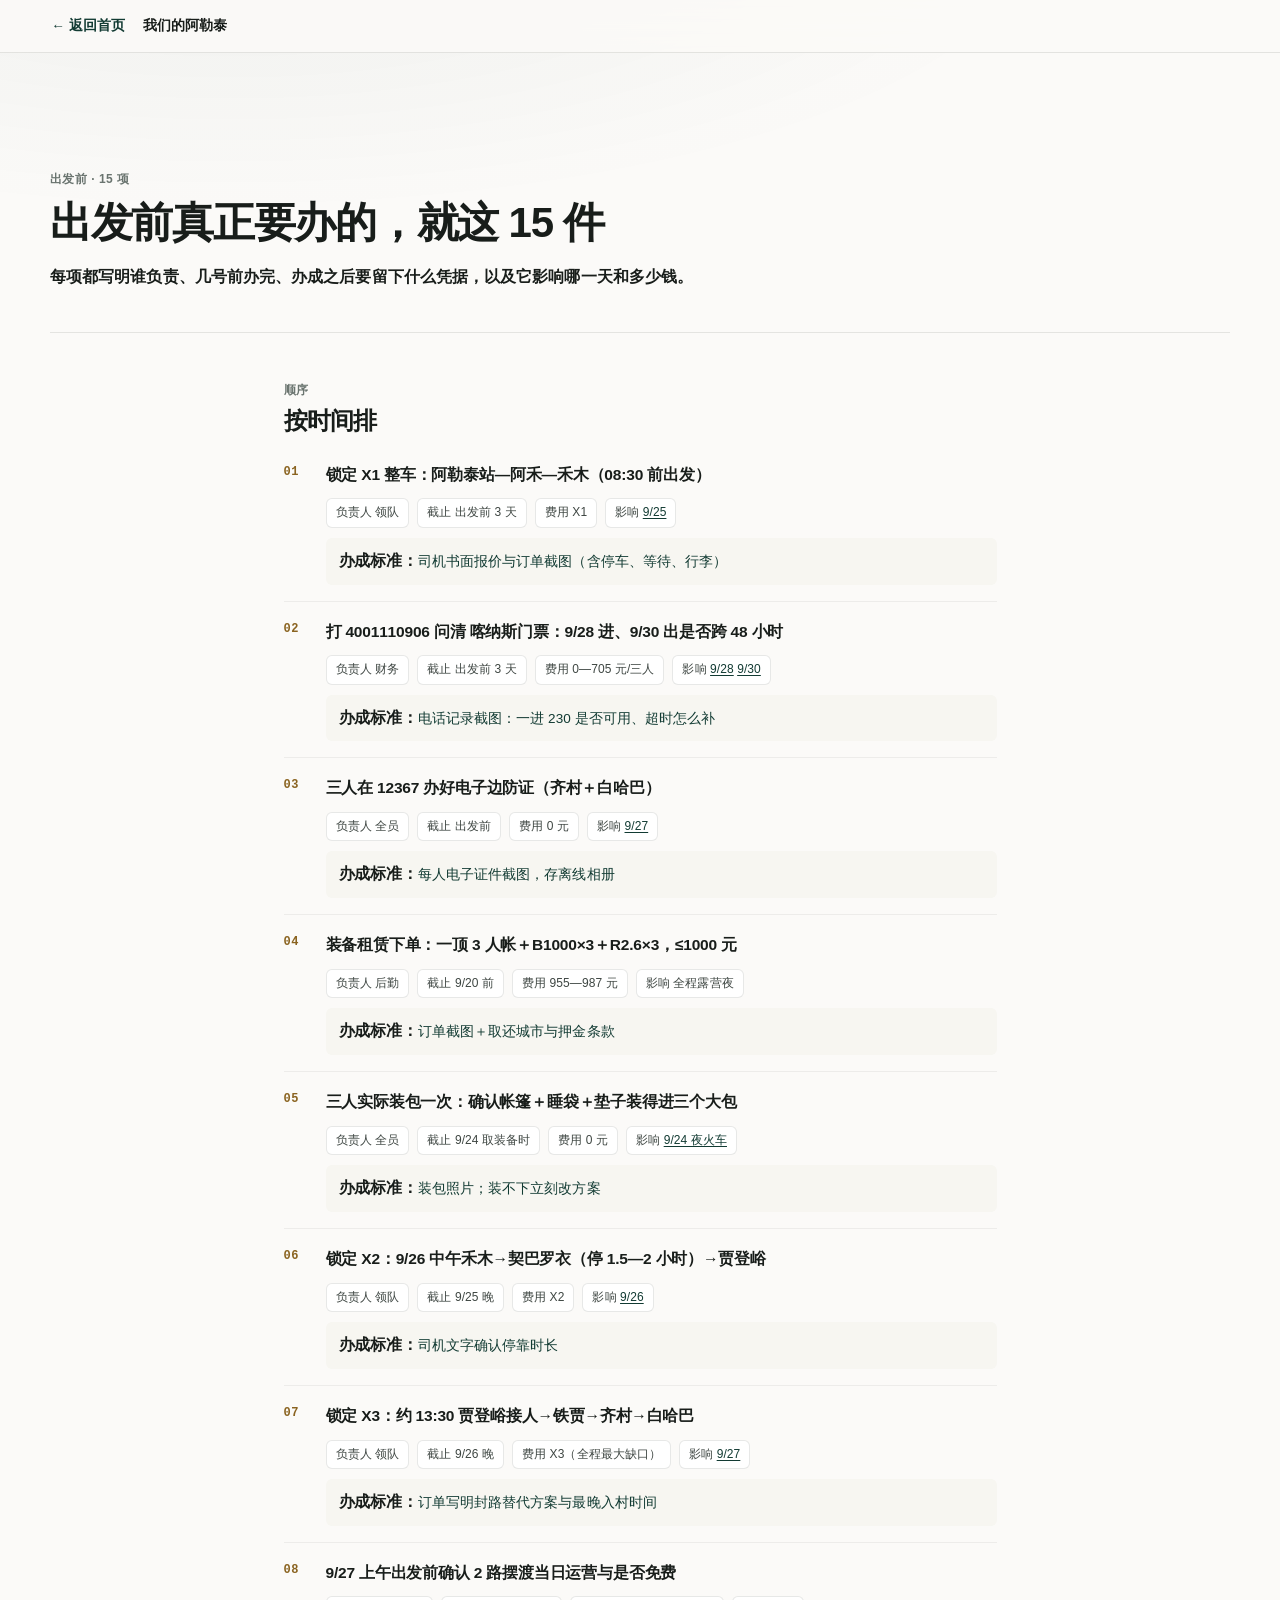
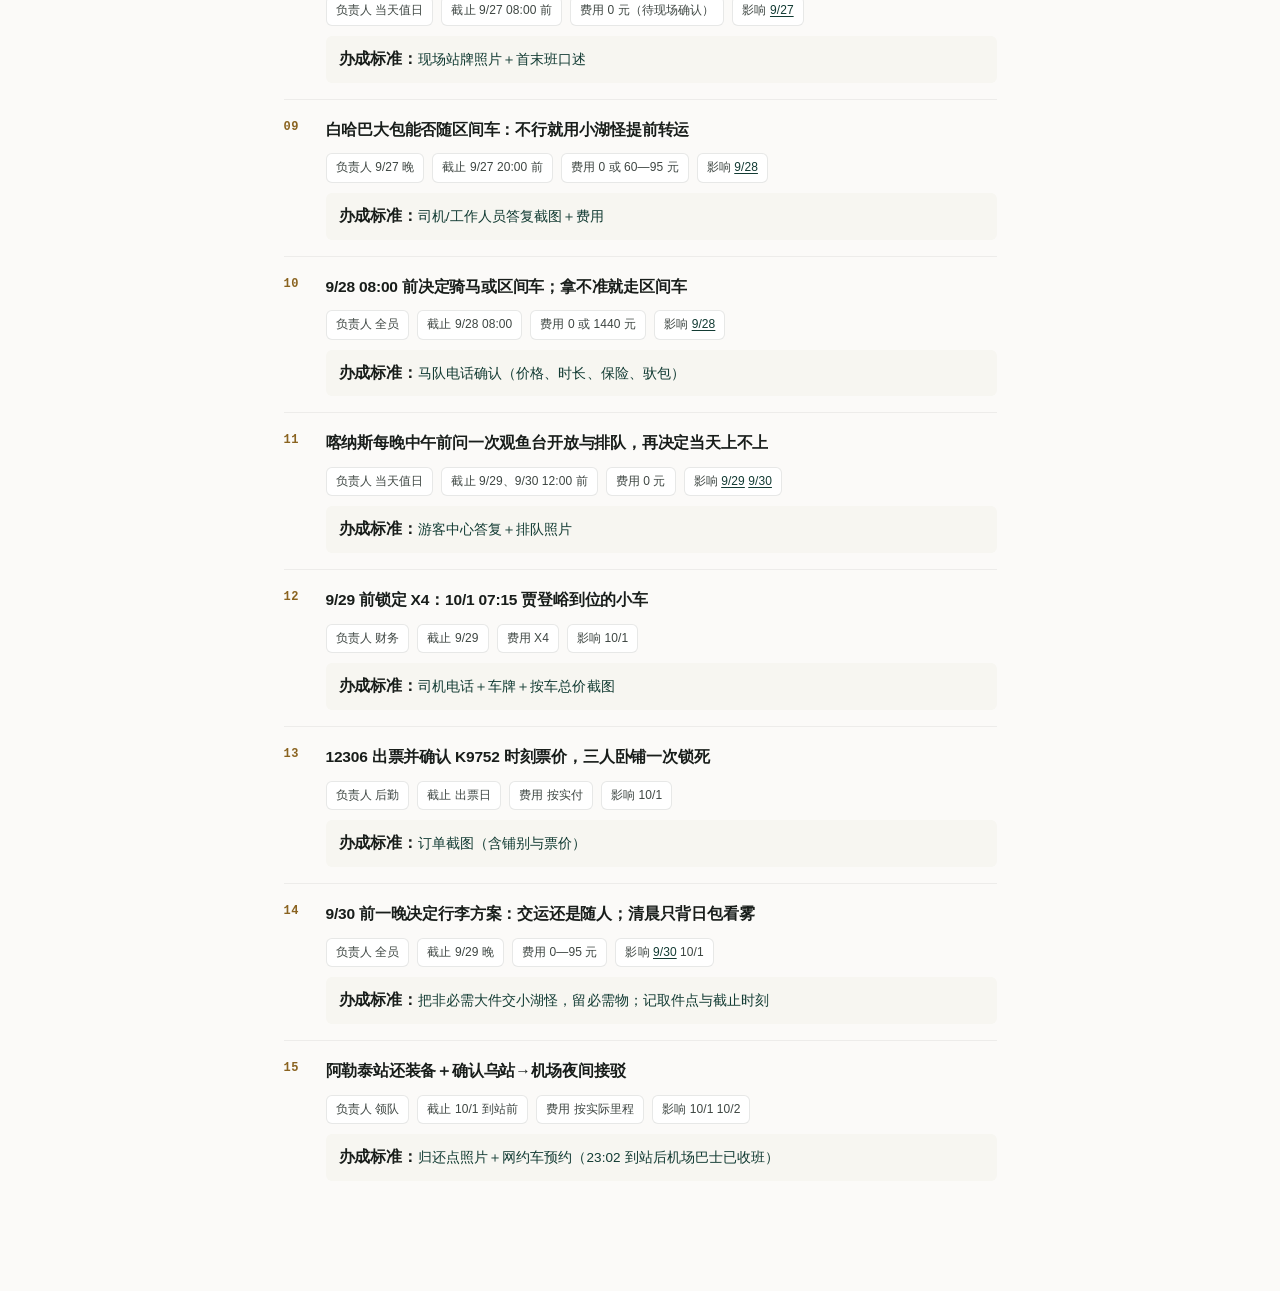
<file: tasks.html>
<!doctype html>
<html lang="zh-CN">
<head>
<meta charset="utf-8">
<meta name="viewport" content="width=device-width,initial-scale=1">
<meta name="theme-color" content="#102b27">
<title>我们的阿勒泰｜行前与现场事项</title>
<link rel="icon" type="image/svg+xml" href="data:image/svg+xml,%3Csvg xmlns='http://www.w3.org/2000/svg' viewBox='0 0 64 64'%3E%3Crect width='64' height='64' rx='15' fill='%23102b27'/%3E%3Cpath d='M7 48 25 16l8 14 8-11 16 29z' fill='%23e5bd70'/%3E%3C/svg%3E">
<link rel="stylesheet" href="app.css">
<link rel="stylesheet" href="theme.css">
<link rel="stylesheet" href="detail.css">
</head>
<body class="detail-body" data-type="tasks">
<header class="detail-header">
  <a class="detail-back" href="index.html">← 返回首页</a>
  <a class="brand" href="index.html"><span>ALTAY 2026</span>我们的阿勒泰</a>
  
</header>
<main class="detail-main">
  <section class="detail-hero" id="hero"></section>
  <div class="detail-grid"><div id="content"></div><aside class="fact-panel" id="facts"></aside></div>
</main>
<script src="site-data.js"></script>
<script src="tracks.js"></script>
<script src="ui.js"></script>
<script src="ledger.js"></script>
</body>
</html>
</file>
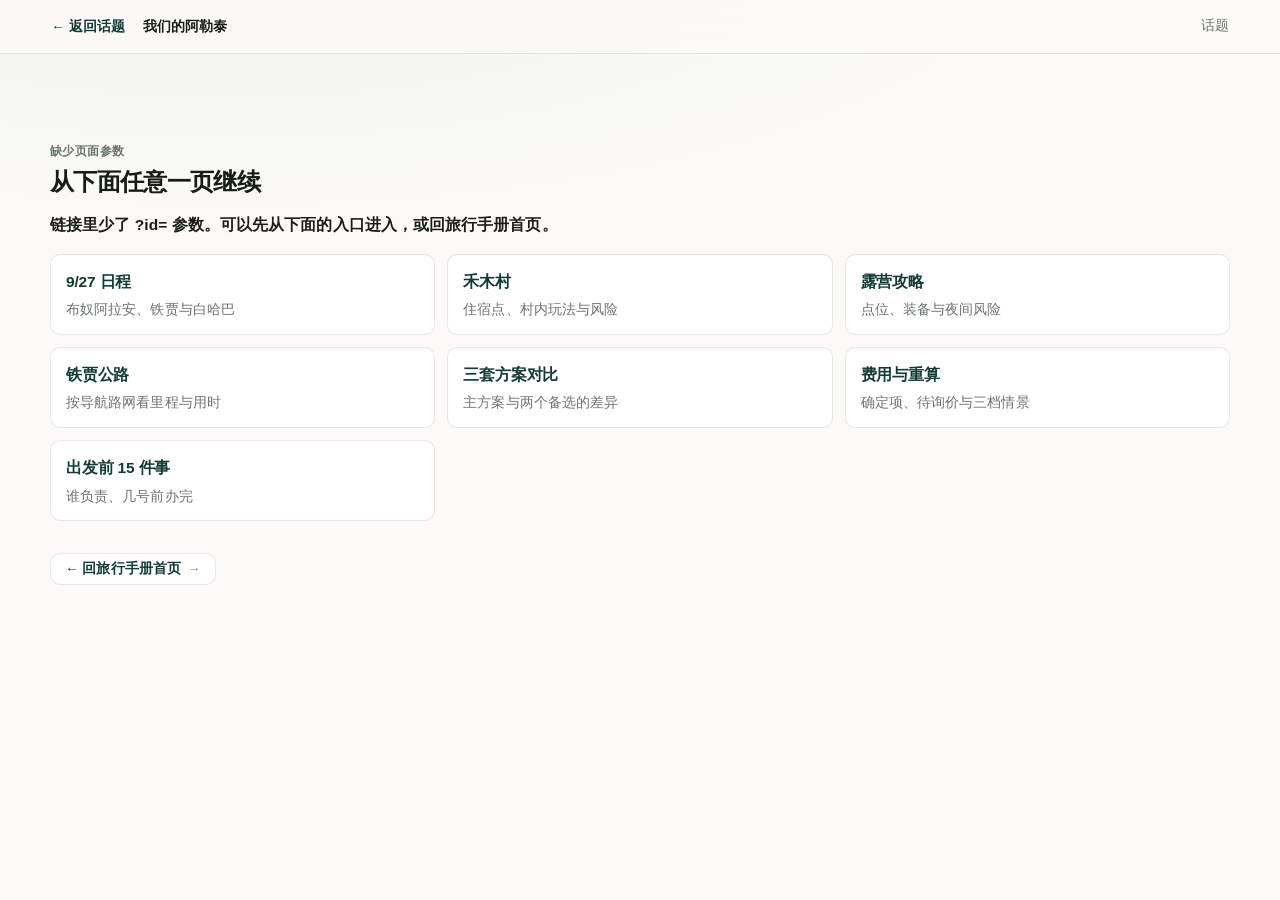
<file: topic.html>
<!doctype html>
<html lang="zh-CN">
<head>
<meta charset="utf-8">
<meta name="viewport" content="width=device-width,initial-scale=1">
<meta name="theme-color" content="#102b27">
<title>我们的阿勒泰｜话题攻略</title>
<link rel="icon" type="image/svg+xml" href="data:image/svg+xml,%3Csvg xmlns='http://www.w3.org/2000/svg' viewBox='0 0 64 64'%3E%3Crect width='64' height='64' rx='15' fill='%23102b27'/%3E%3Cpath d='M7 48 25 16l8 14 8-11 16 29z' fill='%23e5bd70'/%3E%3C/svg%3E">
<link rel="stylesheet" href="app.css">
<link rel="stylesheet" href="theme.css">
<link rel="stylesheet" href="detail.css">
</head>
<body class="detail-body" data-type="topic">
<header class="detail-header">
  <a class="detail-back" href="index.html#topics">← 返回话题</a>
  <a class="brand" href="index.html"><span>ALTAY 2026</span>我们的阿勒泰</a>
  <nav class="detail-nav"><a href="index.html#topics">话题</a></nav>
</header>
<main class="detail-main">
  <section class="detail-hero" id="hero"></section>
  <div class="detail-grid"><div id="content"></div><aside class="fact-panel" id="facts"></aside></div>
</main>
<script src="site-data.js"></script>
<script src="tracks.js"></script>
<script src="ui.js"></script>
<script src="detail.js"></script>
</body>
</html>
</file>
<file: vendor/leaflet.css>
/* required styles */

.leaflet-pane,
.leaflet-tile,
.leaflet-marker-icon,
.leaflet-marker-shadow,
.leaflet-tile-container,
.leaflet-pane > svg,
.leaflet-pane > canvas,
.leaflet-zoom-box,
.leaflet-image-layer,
.leaflet-layer {
	position: absolute;
	left: 0;
	top: 0;
	}
.leaflet-container {
	overflow: hidden;
	}
.leaflet-tile,
.leaflet-marker-icon,
.leaflet-marker-shadow {
	-webkit-user-select: none;
	   -moz-user-select: none;
	        user-select: none;
	  -webkit-user-drag: none;
	}
/* Prevents IE11 from highlighting tiles in blue */
.leaflet-tile::selection {
	background: transparent;
}
/* Safari renders non-retina tile on retina better with this, but Chrome is worse */
.leaflet-safari .leaflet-tile {
	image-rendering: -webkit-optimize-contrast;
	}
/* hack that prevents hw layers "stretching" when loading new tiles */
.leaflet-safari .leaflet-tile-container {
	width: 1600px;
	height: 1600px;
	-webkit-transform-origin: 0 0;
	}
.leaflet-marker-icon,
.leaflet-marker-shadow {
	display: block;
	}
/* .leaflet-container svg: reset svg max-width decleration shipped in Joomla! (joomla.org) 3.x */
/* .leaflet-container img: map is broken in FF if you have max-width: 100% on tiles */
.leaflet-container .leaflet-overlay-pane svg {
	max-width: none !important;
	max-height: none !important;
	}
.leaflet-container .leaflet-marker-pane img,
.leaflet-container .leaflet-shadow-pane img,
.leaflet-container .leaflet-tile-pane img,
.leaflet-container img.leaflet-image-layer,
.leaflet-container .leaflet-tile {
	max-width: none !important;
	max-height: none !important;
	width: auto;
	padding: 0;
	}

.leaflet-container img.leaflet-tile {
	/* See: https://bugs.chromium.org/p/chromium/issues/detail?id=600120 */
	mix-blend-mode: plus-lighter;
}

.leaflet-container.leaflet-touch-zoom {
	-ms-touch-action: pan-x pan-y;
	touch-action: pan-x pan-y;
	}
.leaflet-container.leaflet-touch-drag {
	-ms-touch-action: pinch-zoom;
	/* Fallback for FF which doesn't support pinch-zoom */
	touch-action: none;
	touch-action: pinch-zoom;
}
.leaflet-container.leaflet-touch-drag.leaflet-touch-zoom {
	-ms-touch-action: none;
	touch-action: none;
}
.leaflet-container {
	-webkit-tap-highlight-color: transparent;
}
.leaflet-container a {
	-webkit-tap-highlight-color: rgba(51, 181, 229, 0.4);
}
.leaflet-tile {
	filter: inherit;
	visibility: hidden;
	}
.leaflet-tile-loaded {
	visibility: inherit;
	}
.leaflet-zoom-box {
	width: 0;
	height: 0;
	-moz-box-sizing: border-box;
	     box-sizing: border-box;
	z-index: 800;
	}
/* workaround for https://bugzilla.mozilla.org/show_bug.cgi?id=888319 */
.leaflet-overlay-pane svg {
	-moz-user-select: none;
	}

.leaflet-pane         { z-index: 400; }

.leaflet-tile-pane    { z-index: 200; }
.leaflet-overlay-pane { z-index: 400; }
.leaflet-shadow-pane  { z-index: 500; }
.leaflet-marker-pane  { z-index: 600; }
.leaflet-tooltip-pane   { z-index: 650; }
.leaflet-popup-pane   { z-index: 700; }

.leaflet-map-pane canvas { z-index: 100; }
.leaflet-map-pane svg    { z-index: 200; }

.leaflet-vml-shape {
	width: 1px;
	height: 1px;
	}
.lvml {
	behavior: url(#default#VML);
	display: inline-block;
	position: absolute;
	}


/* control positioning */

.leaflet-control {
	position: relative;
	z-index: 800;
	pointer-events: visiblePainted; /* IE 9-10 doesn't have auto */
	pointer-events: auto;
	}
.leaflet-top,
.leaflet-bottom {
	position: absolute;
	z-index: 1000;
	pointer-events: none;
	}
.leaflet-top {
	top: 0;
	}
.leaflet-right {
	right: 0;
	}
.leaflet-bottom {
	bottom: 0;
	}
.leaflet-left {
	left: 0;
	}
.leaflet-control {
	float: left;
	clear: both;
	}
.leaflet-right .leaflet-control {
	float: right;
	}
.leaflet-top .leaflet-control {
	margin-top: 10px;
	}
.leaflet-bottom .leaflet-control {
	margin-bottom: 10px;
	}
.leaflet-left .leaflet-control {
	margin-left: 10px;
	}
.leaflet-right .leaflet-control {
	margin-right: 10px;
	}


/* zoom and fade animations */

.leaflet-fade-anim .leaflet-popup {
	opacity: 0;
	-webkit-transition: opacity 0.2s linear;
	   -moz-transition: opacity 0.2s linear;
	        transition: opacity 0.2s linear;
	}
.leaflet-fade-anim .leaflet-map-pane .leaflet-popup {
	opacity: 1;
	}
.leaflet-zoom-animated {
	-webkit-transform-origin: 0 0;
	    -ms-transform-origin: 0 0;
	        transform-origin: 0 0;
	}
svg.leaflet-zoom-animated {
	will-change: transform;
}

.leaflet-zoom-anim .leaflet-zoom-animated {
	-webkit-transition: -webkit-transform 0.25s cubic-bezier(0,0,0.25,1);
	   -moz-transition:    -moz-transform 0.25s cubic-bezier(0,0,0.25,1);
	        transition:         transform 0.25s cubic-bezier(0,0,0.25,1);
	}
.leaflet-zoom-anim .leaflet-tile,
.leaflet-pan-anim .leaflet-tile {
	-webkit-transition: none;
	   -moz-transition: none;
	        transition: none;
	}

.leaflet-zoom-anim .leaflet-zoom-hide {
	visibility: hidden;
	}


/* cursors */

.leaflet-interactive {
	cursor: pointer;
	}
.leaflet-grab {
	cursor: -webkit-grab;
	cursor:    -moz-grab;
	cursor:         grab;
	}
.leaflet-crosshair,
.leaflet-crosshair .leaflet-interactive {
	cursor: crosshair;
	}
.leaflet-popup-pane,
.leaflet-control {
	cursor: auto;
	}
.leaflet-dragging .leaflet-grab,
.leaflet-dragging .leaflet-grab .leaflet-interactive,
.leaflet-dragging .leaflet-marker-draggable {
	cursor: move;
	cursor: -webkit-grabbing;
	cursor:    -moz-grabbing;
	cursor:         grabbing;
	}

/* marker & overlays interactivity */
.leaflet-marker-icon,
.leaflet-marker-shadow,
.leaflet-image-layer,
.leaflet-pane > svg path,
.leaflet-tile-container {
	pointer-events: none;
	}

.leaflet-marker-icon.leaflet-interactive,
.leaflet-image-layer.leaflet-interactive,
.leaflet-pane > svg path.leaflet-interactive,
svg.leaflet-image-layer.leaflet-interactive path {
	pointer-events: visiblePainted; /* IE 9-10 doesn't have auto */
	pointer-events: auto;
	}

/* visual tweaks */

.leaflet-container {
	background: #ddd;
	outline-offset: 1px;
	}
.leaflet-container a {
	color: #0078A8;
	}
.leaflet-zoom-box {
	border: 2px dotted #38f;
	background: rgba(255,255,255,0.5);
	}


/* general typography */
.leaflet-container {
	font-family: "Helvetica Neue", Arial, Helvetica, sans-serif;
	font-size: 12px;
	font-size: 0.75rem;
	line-height: 1.5;
	}


/* general toolbar styles */

.leaflet-bar {
	box-shadow: 0 1px 5px rgba(0,0,0,0.65);
	border-radius: 4px;
	}
.leaflet-bar a {
	background-color: #fff;
	border-bottom: 1px solid #ccc;
	width: 26px;
	height: 26px;
	line-height: 26px;
	display: block;
	text-align: center;
	text-decoration: none;
	color: black;
	}
.leaflet-bar a,
.leaflet-control-layers-toggle {
	background-position: 50% 50%;
	background-repeat: no-repeat;
	display: block;
	}
.leaflet-bar a:hover,
.leaflet-bar a:focus {
	background-color: #f4f4f4;
	}
.leaflet-bar a:first-child {
	border-top-left-radius: 4px;
	border-top-right-radius: 4px;
	}
.leaflet-bar a:last-child {
	border-bottom-left-radius: 4px;
	border-bottom-right-radius: 4px;
	border-bottom: none;
	}
.leaflet-bar a.leaflet-disabled {
	cursor: default;
	background-color: #f4f4f4;
	color: #bbb;
	}

.leaflet-touch .leaflet-bar a {
	width: 30px;
	height: 30px;
	line-height: 30px;
	}
.leaflet-touch .leaflet-bar a:first-child {
	border-top-left-radius: 2px;
	border-top-right-radius: 2px;
	}
.leaflet-touch .leaflet-bar a:last-child {
	border-bottom-left-radius: 2px;
	border-bottom-right-radius: 2px;
	}

/* zoom control */

.leaflet-control-zoom-in,
.leaflet-control-zoom-out {
	font: bold 18px 'Lucida Console', Monaco, monospace;
	text-indent: 1px;
	}

.leaflet-touch .leaflet-control-zoom-in, .leaflet-touch .leaflet-control-zoom-out  {
	font-size: 22px;
	}


/* layers control */

.leaflet-control-layers {
	box-shadow: 0 1px 5px rgba(0,0,0,0.4);
	background: #fff;
	border-radius: 5px;
	}
.leaflet-control-layers-toggle {
	background-image: url(images/layers.png);
	width: 36px;
	height: 36px;
	}
.leaflet-retina .leaflet-control-layers-toggle {
	background-image: url(images/layers-2x.png);
	background-size: 26px 26px;
	}
.leaflet-touch .leaflet-control-layers-toggle {
	width: 44px;
	height: 44px;
	}
.leaflet-control-layers .leaflet-control-layers-list,
.leaflet-control-layers-expanded .leaflet-control-layers-toggle {
	display: none;
	}
.leaflet-control-layers-expanded .leaflet-control-layers-list {
	display: block;
	position: relative;
	}
.leaflet-control-layers-expanded {
	padding: 6px 10px 6px 6px;
	color: #333;
	background: #fff;
	}
.leaflet-control-layers-scrollbar {
	overflow-y: scroll;
	overflow-x: hidden;
	padding-right: 5px;
	}
.leaflet-control-layers-selector {
	margin-top: 2px;
	position: relative;
	top: 1px;
	}
.leaflet-control-layers label {
	display: block;
	font-size: 13px;
	font-size: 1.08333em;
	}
.leaflet-control-layers-separator {
	height: 0;
	border-top: 1px solid #ddd;
	margin: 5px -10px 5px -6px;
	}

/* Default icon URLs */
.leaflet-default-icon-path { /* used only in path-guessing heuristic, see L.Icon.Default */
	background-image: url(images/marker-icon.png);
	}


/* attribution and scale controls */

.leaflet-container .leaflet-control-attribution {
	background: #fff;
	background: rgba(255, 255, 255, 0.8);
	margin: 0;
	}
.leaflet-control-attribution,
.leaflet-control-scale-line {
	padding: 0 5px;
	color: #333;
	line-height: 1.4;
	}
.leaflet-control-attribution a {
	text-decoration: none;
	}
.leaflet-control-attribution a:hover,
.leaflet-control-attribution a:focus {
	text-decoration: underline;
	}
.leaflet-attribution-flag {
	display: inline !important;
	vertical-align: baseline !important;
	width: 1em;
	height: 0.6669em;
	}
.leaflet-left .leaflet-control-scale {
	margin-left: 5px;
	}
.leaflet-bottom .leaflet-control-scale {
	margin-bottom: 5px;
	}
.leaflet-control-scale-line {
	border: 2px solid #777;
	border-top: none;
	line-height: 1.1;
	padding: 2px 5px 1px;
	white-space: nowrap;
	-moz-box-sizing: border-box;
	     box-sizing: border-box;
	background: rgba(255, 255, 255, 0.8);
	text-shadow: 1px 1px #fff;
	}
.leaflet-control-scale-line:not(:first-child) {
	border-top: 2px solid #777;
	border-bottom: none;
	margin-top: -2px;
	}
.leaflet-control-scale-line:not(:first-child):not(:last-child) {
	border-bottom: 2px solid #777;
	}

.leaflet-touch .leaflet-control-attribution,
.leaflet-touch .leaflet-control-layers,
.leaflet-touch .leaflet-bar {
	box-shadow: none;
	}
.leaflet-touch .leaflet-control-layers,
.leaflet-touch .leaflet-bar {
	border: 2px solid rgba(0,0,0,0.2);
	background-clip: padding-box;
	}


/* popup */

.leaflet-popup {
	position: absolute;
	text-align: center;
	margin-bottom: 20px;
	}
.leaflet-popup-content-wrapper {
	padding: 1px;
	text-align: left;
	border-radius: 12px;
	}
.leaflet-popup-content {
	margin: 13px 24px 13px 20px;
	line-height: 1.3;
	font-size: 13px;
	font-size: 1.08333em;
	min-height: 1px;
	}
.leaflet-popup-content p {
	margin: 17px 0;
	margin: 1.3em 0;
	}
.leaflet-popup-tip-container {
	width: 40px;
	height: 20px;
	position: absolute;
	left: 50%;
	margin-top: -1px;
	margin-left: -20px;
	overflow: hidden;
	pointer-events: none;
	}
.leaflet-popup-tip {
	width: 17px;
	height: 17px;
	padding: 1px;

	margin: -10px auto 0;
	pointer-events: auto;

	-webkit-transform: rotate(45deg);
	   -moz-transform: rotate(45deg);
	    -ms-transform: rotate(45deg);
	        transform: rotate(45deg);
	}
.leaflet-popup-content-wrapper,
.leaflet-popup-tip {
	background: white;
	color: #333;
	box-shadow: 0 3px 14px rgba(0,0,0,0.4);
	}
.leaflet-container a.leaflet-popup-close-button {
	position: absolute;
	top: 0;
	right: 0;
	border: none;
	text-align: center;
	width: 24px;
	height: 24px;
	font: 16px/24px Tahoma, Verdana, sans-serif;
	color: #757575;
	text-decoration: none;
	background: transparent;
	}
.leaflet-container a.leaflet-popup-close-button:hover,
.leaflet-container a.leaflet-popup-close-button:focus {
	color: #585858;
	}
.leaflet-popup-scrolled {
	overflow: auto;
	}

.leaflet-oldie .leaflet-popup-content-wrapper {
	-ms-zoom: 1;
	}
.leaflet-oldie .leaflet-popup-tip {
	width: 24px;
	margin: 0 auto;

	-ms-filter: "progid:DXImageTransform.Microsoft.Matrix(M11=0.70710678, M12=0.70710678, M21=-0.70710678, M22=0.70710678)";
	filter: progid:DXImageTransform.Microsoft.Matrix(M11=0.70710678, M12=0.70710678, M21=-0.70710678, M22=0.70710678);
	}

.leaflet-oldie .leaflet-control-zoom,
.leaflet-oldie .leaflet-control-layers,
.leaflet-oldie .leaflet-popup-content-wrapper,
.leaflet-oldie .leaflet-popup-tip {
	border: 1px solid #999;
	}


/* div icon */

.leaflet-div-icon {
	background: #fff;
	border: 1px solid #666;
	}


/* Tooltip */
/* Base styles for the element that has a tooltip */
.leaflet-tooltip {
	position: absolute;
	padding: 6px;
	background-color: #fff;
	border: 1px solid #fff;
	border-radius: 3px;
	color: #222;
	white-space: nowrap;
	-webkit-user-select: none;
	-moz-user-select: none;
	-ms-user-select: none;
	user-select: none;
	pointer-events: none;
	box-shadow: 0 1px 3px rgba(0,0,0,0.4);
	}
.leaflet-tooltip.leaflet-interactive {
	cursor: pointer;
	pointer-events: auto;
	}
.leaflet-tooltip-top:before,
.leaflet-tooltip-bottom:before,
.leaflet-tooltip-left:before,
.leaflet-tooltip-right:before {
	position: absolute;
	pointer-events: none;
	border: 6px solid transparent;
	background: transparent;
	content: "";
	}

/* Directions */

.leaflet-tooltip-bottom {
	margin-top: 6px;
}
.leaflet-tooltip-top {
	margin-top: -6px;
}
.leaflet-tooltip-bottom:before,
.leaflet-tooltip-top:before {
	left: 50%;
	margin-left: -6px;
	}
.leaflet-tooltip-top:before {
	bottom: 0;
	margin-bottom: -12px;
	border-top-color: #fff;
	}
.leaflet-tooltip-bottom:before {
	top: 0;
	margin-top: -12px;
	margin-left: -6px;
	border-bottom-color: #fff;
	}
.leaflet-tooltip-left {
	margin-left: -6px;
}
.leaflet-tooltip-right {
	margin-left: 6px;
}
.leaflet-tooltip-left:before,
.leaflet-tooltip-right:before {
	top: 50%;
	margin-top: -6px;
	}
.leaflet-tooltip-left:before {
	right: 0;
	margin-right: -12px;
	border-left-color: #fff;
	}
.leaflet-tooltip-right:before {
	left: 0;
	margin-left: -12px;
	border-right-color: #fff;
	}

/* Printing */

@media print {
	/* Prevent printers from removing background-images of controls. */
	.leaflet-control {
		-webkit-print-color-adjust: exact;
		print-color-adjust: exact;
		}
	}
</file>
<file: app.css>
:root{--ink:#17201e;--forest:#102b27;--paper:#f6f7f4;--white:#fff;--muted:#68716d;--line:#dce1dc;--gold:#B0742C;--gold2:#E6D2AE;--river:#5e93a5;--hike:#A63A6B;--shuttle:#2E7F6E;--shadow:0 22px 60px rgba(16,43,39,.12)}*{box-sizing:border-box}html{scroll-behavior:smooth}body{margin:0;background:var(--paper);color:var(--ink);font:16px/1.65 -apple-system,BlinkMacSystemFont,"PingFang SC","Microsoft YaHei",sans-serif}button,a{font:inherit}button{cursor:pointer}.site-header{height:72px;padding:0 max(24px,4vw);display:flex;align-items:center;gap:42px;position:sticky;top:0;z-index:50;background:#f6f7f4e8;backdrop-filter:blur(18px);border-bottom:1px solid #17201e17}.brand{text-decoration:none;font-weight:850}.brand span{display:block;font:700 10px/1 ui-monospace,monospace;letter-spacing:.18em;color:#64726c;margin-bottom:4px}.site-header nav{display:flex;gap:24px}.site-header nav a{text-decoration:none;color:#65706b;font-size:14px}.today-button{margin-left:auto;border:0;background:var(--forest);color:#fff;padding:10px 15px;border-radius:999px}.journey-shell{padding:64px max(24px,4vw) 30px;max-width:1640px;margin:auto}.journey-heading{display:grid;grid-template-columns:1.35fr .65fr;gap:60px;align-items:end;margin-bottom:30px}.eyebrow,.map-kicker{margin:0 0 8px;font:700 11px/1.2 ui-monospace,monospace;letter-spacing:.16em;text-transform:uppercase;color:#76807b}.journey-heading h1{margin:0;max-width:920px;font-size:clamp(42px,5.7vw,84px);line-height:1.02;letter-spacing:-.055em}.trip-facts{display:grid;grid-template-columns:repeat(2,1fr);border-top:1px solid var(--line)}.trip-facts span{padding:15px 0;border-bottom:1px solid var(--line);color:var(--muted);font-size:13px}.trip-facts b{font-size:24px;color:var(--forest);display:block}.journey-workspace{display:grid;grid-template-columns:minmax(0,1.65fr) minmax(340px,.6fr);min-height:620px;background:#fff;border:1px solid var(--line);box-shadow:var(--shadow)}.map-card{min-width:0;display:flex;flex-direction:column}.map-toolbar{height:70px;padding:0 20px 0 24px;display:flex;justify-content:space-between;align-items:center;border-bottom:1px solid var(--line)}.map-toolbar b{display:block;font-size:17px}.map-kicker{font-size:9px}.map-actions{display:flex;background:#eef1ed;padding:3px;border-radius:999px}.map-actions button{border:0;background:transparent;padding:7px 11px;border-radius:999px;color:#66706b;font-size:12px}.map-actions button.active{background:#fff;color:var(--forest);box-shadow:0 2px 10px #0001}.map-stage{height:550px;position:relative;overflow:hidden;background:#F1F1EF}#routeMap{width:100%;height:100%;display:block}.map-bg{fill:#F1F1EF}.terrain-line{fill:none;stroke:#c9d5cf;stroke-width:1;opacity:.7}.route-line{fill:none;stroke-linecap:round;stroke-linejoin:round}.route-line.drive{stroke:#B0742C;stroke-width:4}.route-line.shuttle{stroke:#2E7F6E;stroke-width:4}.route-line.hike{stroke:#4F8F5B;stroke-width:4;stroke-dasharray:1 6}.poi{cursor:pointer}.poi circle{stroke:#fff;stroke-width:3;filter:drop-shadow(0 4px 5px #18302933)}.poi text{font-size:12px;font-weight:750;paint-order:stroke;stroke:#eef2ee;stroke-width:4;fill:#26342f}.map-legend{position:absolute;left:18px;bottom:17px;display:flex;gap:14px;background:#fffffff2;color:#3E4642;padding:9px 12px;border-radius:6px;font-size:11px}.map-legend span:before{content:"";display:inline-block;width:17px;height:3px;margin-right:6px;vertical-align:middle;background:currentColor}.map-legend .drive{color:#B0742C}.map-legend .shuttle{color:#2E7F6E}.map-legend .hike{color:#4F8F5B}.map-legend .stay{color:#fff}.map-legend .stay:before{width:8px;height:8px;border-radius:50%}.map-note{position:absolute;right:16px;bottom:17px;background:#fffd;padding:7px 10px;border-radius:6px;color:#65706b;font-size:10px}.day-panel{padding:30px;background:var(--forest);color:#fff;display:flex;flex-direction:column}.panel-top{display:flex;justify-content:space-between}.panel-top .eyebrow{color:#9fb2aa}.panel-top button{border:0;background:transparent;color:#aebeb8;font-size:12px}.day-panel h2{font-size:30px;line-height:1.12;letter-spacing:-.035em;margin:18px 0 13px}.day-panel>p{color:#c3d0cb;margin:0 0 22px}.schedule-preview{border-top:1px solid #ffffff24}.schedule-item{display:grid;grid-template-columns:66px 1fr;gap:12px;padding:11px 0;border-bottom:1px solid #ffffff1d}.schedule-item time{color:var(--gold2);font:700 12px/1.6 ui-monospace,monospace}.schedule-item b{font-size:14px}.schedule-item small{display:block;color:#9fb2aa}.day-meta{display:flex;gap:6px;flex-wrap:wrap;margin-top:18px}.day-meta span{font-size:11px;color:#c3d0cb;border:1px solid #ffffff25;padding:4px 7px;border-radius:99px}.primary-link{color:#fff;text-decoration:none;font-weight:750;margin-top:auto;padding-top:22px;display:flex;justify-content:space-between;border-top:1px solid #ffffff24}.date-rail{display:grid;grid-template-columns:repeat(9,1fr);gap:1px;margin-top:18px;background:var(--line);border:1px solid var(--line)}.date-chip{border:0;background:#fff;padding:14px 12px;text-align:left;min-height:86px}.date-chip small{display:block;color:#87908c}.date-chip b{display:block;margin:3px 0}.date-chip span{font-size:11px;color:#69736f;display:block;white-space:nowrap;overflow:hidden;text-overflow:ellipsis}.date-chip.active{background:var(--forest);color:#fff}.date-chip.active small,.date-chip.active span{color:#b9c8c2}.content-block{max-width:1540px;margin:auto;padding:90px max(24px,4vw)}.section-heading{display:flex;justify-content:space-between;align-items:end;gap:50px;margin-bottom:30px}.section-heading h2{font-size:clamp(34px,4.2vw,58px);line-height:1.03;letter-spacing:-.045em;margin:0}.section-heading>p{max-width:510px;color:var(--muted);margin:0}.day-feed{border-top:1px solid #cbd2cd}.day-card{display:grid;grid-template-columns:110px 1.25fr .85fr .85fr;gap:24px;padding:28px 0;border-bottom:1px solid #cbd2cd}.day-number small{display:block;color:var(--muted)}.day-number b{font-size:30px}.day-card h3{font-size:24px;margin:0 0 6px}.day-card p{margin:0;color:#5d6762}.day-actions{display:flex;gap:6px;flex-wrap:wrap;margin-top:12px}.mini-link{border:1px solid #ccd4cf;background:#fff;text-decoration:none;color:var(--forest);padding:5px 8px;font-size:12px}.fact-list small{display:block;color:#87908c}.fact-list b{display:block;margin-bottom:10px}.risk-note{padding:13px;background:#efe5d2;color:#654d25;font-size:13px}.topics-block{max-width:none;background:var(--forest);color:#fff}.topics-block>.section-heading,.topics-block>.topic-tabs,.topics-block>.topic-feature,.topics-block>.topic-grid{max-width:1420px;margin-left:auto;margin-right:auto}.topics-block .eyebrow,.topics-block .section-heading>p{color:#aebeb8}.topic-tabs{display:flex;gap:7px;overflow:auto;padding-bottom:14px}.topic-tabs button{border:1px solid #ffffff27;background:transparent;color:#cad5d1;padding:8px 12px;border-radius:999px;white-space:nowrap}.topic-tabs button.active{background:var(--gold2);border-color:var(--gold2);color:#28352f}.topic-feature{display:grid;grid-template-columns:1.25fr .75fr;background:#fff;color:var(--ink);margin-top:18px}.topic-feature img{width:100%;height:370px;object-fit:cover}.topic-copy{padding:34px}.topic-copy h3{font-size:34px;line-height:1.1;margin:7px 0 12px}.topic-copy p{color:#5c6661}.rank-list{counter-reset:item;margin:24px 0;padding:0;list-style:none}.rank-list li{counter-increment:item;padding:10px 0;border-top:1px solid var(--line)}.rank-list li:before{content:counter(item,decimal-leading-zero);font:700 11px ui-monospace,monospace;color:#a2762b;margin-right:12px}.topic-grid{display:grid;grid-template-columns:repeat(3,1fr);gap:14px;margin-top:14px}.topic-card{background:#1a3833;border:1px solid #ffffff13;padding:20px;text-decoration:none;color:#fff}.topic-card small{color:#9eb0aa}.topic-card h3{margin:8px 0;font-size:19px}.topic-card p{color:#bdcac5;font-size:14px}.official-grid{display:grid;grid-template-columns:repeat(4,1fr);gap:14px}.official-card{background:#fff;border:1px solid var(--line);overflow:hidden}.official-thumb{height:180px;overflow:hidden;background:#e8ece8}.official-thumb img{width:100%;height:100%;object-fit:cover;transition:.3s}.official-card:hover img{transform:scale(1.03)}.official-card div:last-child{padding:17px}.official-card h3{margin:0}.official-card p{font-size:13px;color:var(--muted)}.official-card button{border:0;background:none;color:#8d651e;padding:0;font-weight:750}.plan-switcher{display:flex;gap:8px;margin-bottom:18px;overflow:auto}.plan-switcher button{border:1px solid var(--line);background:#fff;padding:10px 14px;white-space:nowrap}.plan-switcher button.active{background:var(--forest);color:#fff}.plan-detail{background:#fff;border:1px solid var(--line);padding:28px}.plan-summary{display:grid;grid-template-columns:.8fr 1.2fr;gap:40px}.plan-summary h3{font-size:34px;margin:0}.plan-days{display:grid;grid-template-columns:repeat(4,1fr);gap:7px;margin-top:22px}.plan-day{padding:12px;background:#f0f3ef;font-size:12px}.packing-grid{display:grid;grid-template-columns:repeat(3,1fr);gap:14px}.pack-card{background:#fff;border:1px solid var(--line);padding:22px}.pack-card h3{font-size:21px;margin:0 0 10px}.pack-card ul{padding-left:18px;color:#59635f}.pack-card li{margin:7px 0}footer{background:#0d211e;color:#fff;padding:34px max(24px,4vw);display:flex;justify-content:space-between;gap:30px}footer p{margin:0;color:#9fb2aa;max-width:760px}.dialog{position:fixed;inset:0;z-index:100;background:#102b27e6;display:grid;place-items:center;padding:25px}.dialog-card{background:#fff;max-width:1100px;max-height:90vh;overflow:auto;box-shadow:var(--shadow)}.dialog-card img{width:100%;display:block}.dialog-head{display:flex;justify-content:space-between;padding:18px 22px}.dialog-head button{border:0;background:#eef1ed;width:38px;height:38px;border-radius:50%}@media(max-width:1000px){.journey-heading{grid-template-columns:1fr}.journey-workspace{grid-template-columns:1fr}.map-stage{height:500px}.date-rail{grid-template-columns:repeat(4,1fr)}.day-card{grid-template-columns:90px 1fr 1fr}.day-card .risk-note{grid-column:2/4}.official-grid{grid-template-columns:repeat(2,1fr)}.topic-grid,.packing-grid{grid-template-columns:repeat(2,1fr)}}@media(max-width:680px){.site-header{height:64px;padding:0 16px}.site-header nav{display:none}.today-button{font-size:12px;padding:8px 10px}.journey-shell{padding:32px 14px 20px}.journey-heading{gap:26px}.journey-heading h1{font-size:44px}.trip-facts b{font-size:19px}.journey-workspace{display:block}.map-toolbar{padding:0 13px}.map-stage{height:48vh;min-height:340px;max-height:470px}.map-legend{left:10px;right:10px;bottom:10px;justify-content:space-between;gap:5px}.map-note{display:none}.day-panel{padding:24px 20px}.day-panel h2{font-size:27px}.date-rail{display:flex;overflow:auto}.date-chip{min-width:122px}.content-block{padding:68px 18px}.section-heading{display:block}.section-heading>p{margin-top:14px}.section-heading h2{font-size:40px}.day-card{grid-template-columns:64px 1fr}.day-card>.fact-list,.day-card>.risk-note{grid-column:2}.topic-feature{display:block}.topic-feature img{height:230px}.topic-copy{padding:24px}.topic-grid,.official-grid,.packing-grid{grid-template-columns:1fr}.plan-summary{grid-template-columns:1fr}.plan-days{grid-template-columns:repeat(2,1fr)}footer{display:block;padding:30px 18px}footer p{margin-top:10px}}

/* ── 地图线型与示意走向、导览查看器、话题与原话、方案差异 ── */
:root{--bus:#4c7d8c;--train:#6f6a86;--intent:#a9b4ad;--quote:#9a6b20;--quote2:#fbf1dd}
.route-line.bus{stroke:var(--bus);stroke-width:4;stroke-dasharray:2 6}
.route-line.train{stroke:var(--train);stroke-width:5;stroke-dasharray:14 6}
.route-line.intent{stroke:var(--intent);stroke-width:2.5;stroke-dasharray:5 8;opacity:.85}
.route-line.ghost{opacity:.55}
.map-legend .bus{color:#9dc3cd}.map-legend .train{color:#b3aed1}
.map-legend .intent:before{height:0;border-top:2px dashed currentColor;width:17px}
.map-legend .intent{color:#cfd8d2}
.map-foot{display:flex;align-items:center;gap:14px;padding:12px 20px;border-top:1px solid var(--line);background:#fff}
.map-foot select{border:1px solid var(--line);border-radius:8px;padding:8px 10px;font:inherit;font-size:14px;background:#fff;color:var(--ink);min-height:40px}
.map-hint{font-size:13px;color:var(--muted)}
.facility-list{margin:12px 0 6px;padding-left:18px;color:var(--muted);font-size:14px;line-height:1.7}
.diff-list{margin:10px 0 0;padding-left:18px;font-size:14px;line-height:1.7}
.diff-list s{color:#98a29d;margin-left:8px}
.plan-day{background:#f0f3ef;padding:10px 12px;font-size:13px;border-left:3px solid var(--gold)}
.plan-day i{display:block;font-style:normal;color:var(--muted);font:700 11px/1.6 ui-monospace,monospace}
.plan-day b{font-size:14px}
.cost-warn{background:var(--quote2);color:var(--quote);padding:12px 14px;border-radius:8px;font-size:14px}
.text-link{border:0;background:none;color:#8d651e;padding:0;font-weight:750;font-size:14px;text-decoration:underline}
.topic-noimg{background:var(--forest);color:#8fa79f;display:grid;place-items:center;min-height:220px}
.primary-link.dark{color:var(--forest)}
.quote{margin:0 0 14px;padding:16px 18px;background:#fff;border-left:3px solid var(--gold);border-radius:0 10px 10px 0}
.quote blockquote{margin:0;font-size:16px;line-height:1.8;color:#334743}
.quote figcaption{display:flex;flex-wrap:wrap;gap:8px;align-items:center;margin-top:10px;font-size:13px;color:var(--muted)}
.qtag{background:var(--quote2);color:var(--quote);padding:3px 9px;border-radius:99px;font-size:13px;font-weight:700}
.qplace{border:1px solid var(--line);padding:3px 9px;border-radius:99px;font-size:13px}
.note-chip{color:#876426;text-decoration:none;border-bottom:1px dashed #c9ab70;font-size:13px}
.note-chip:hover{border-bottom-style:solid}
.viewer{position:fixed;inset:0;z-index:120;background:#0c1f1cf2;display:flex;flex-direction:column;padding:0}
.viewer-bar{display:flex;justify-content:space-between;align-items:center;gap:16px;padding:14px 18px;color:#fff;background:#0c1f1c}
.viewer-bar b{font-size:16px}
.viewer-tools{display:flex;gap:8px}
.viewer-tools button{border:1px solid #ffffff33;background:#ffffff14;color:#fff;min-width:44px;min-height:40px;border-radius:8px;font-size:15px}
.viewer-tools button:last-child{background:#fff;color:#0c1f1c;border-color:#fff;font-size:20px;line-height:1}
.viewer-stage{flex:1;overflow:hidden;display:grid;place-items:center;cursor:grab}
.viewer.zoomed .viewer-stage{cursor:move}
.viewer-stage img{max-width:96%;max-height:100%;object-fit:contain;transform-origin:center center;transition:transform .12s ease-out;background:#fff}
.viewer-note{margin:0;padding:12px 18px 18px;color:#b9c8c2;font-size:14px;line-height:1.7;background:#0c1f1c}
.viewer-note b{color:#fff}
.viewer-facts{display:flex;flex-wrap:wrap;gap:8px;margin-top:10px}
.viewer-facts span{border:1px solid #ffffff2e;padding:6px 10px;border-radius:99px;font-size:13px}
@media(max-width:680px){
 .map-foot{flex-direction:column;align-items:flex-start;gap:8px}
 .map-foot select{width:100%}
 .journey-workspace{display:flex;flex-direction:column}
 .map-card{order:-1}
 .map-stage{height:52vh;min-height:320px}
 .trip-facts span,.date-chip span,.schedule-item small,.day-card p,.mini-link,.topic-card p,.facility-list,.map-hint,.diff-list,.plan-day,.cost-warn,.text-link,.qtag,.qplace,.note-chip,.quote figcaption,.viewer-note,.viewer-facts span{font-size:14px}
 .eyebrow,.map-kicker,.panel-top .eyebrow,.trip-facts span,.day-meta span,.topic-card small{font-size:14px;letter-spacing:.06em}
 .mini-link,.date-chip,.text-link,.viewer-tools button,.map-actions button{min-height:44px}
 .map-actions button{padding:10px 14px}
}

.journey-heading{grid-template-columns:1.5fr .5fr}
.hero-line{margin:18px 0 0;font-size:19px;line-height:1.75;color:#4a5b57;max-width:42em}
@media(max-width:680px){.hero-line{font-size:17px}}

/* §11 触控命中区：手机档所有可点元素 ≥44px 高 */
@media(max-width:680px){
 a,button,select,.mini-link,.note-chip,.text-link,.day-nav a,.tip-place a,.detail-nav a,.qtag,.pcard,.day-links a,.topic-links a,.mcell{min-height:44px}
 .mini-link,.note-chip,.qtag,.qplace,.tk-meta span{display:inline-flex;align-items:center;padding:10px 12px}
 .detail-back,.brand{display:inline-flex;align-items:center;min-height:44px}
 .pcard{min-height:120px}
}
/* 行内链接要能撑出命中区：inline 盒不认 min-height，统一改成 inline-flex */
.mini-link,.note-chip,.text-link,.qtag,.qplace,.tip-place a,.day-nav a,.seg button{display:inline-flex;align-items:center}

.poi text.lbl-left{text-anchor:end}
.hero-lead{font-size:21px;line-height:1.6;color:#173c36;font-weight:650;margin:0 0 12px}

.poi .lbl-hidden{opacity:0}
.poi:hover .lbl-hidden{opacity:1}

.amap-host{position:absolute;inset:0;z-index:1}
.amap-dot{display:block;width:10px;height:10px;border-radius:50%;background:#d6a750;border:2px solid #fff;box-shadow:0 1px 4px #0004}
.amap-dot.stay{background:#102b27}
body[data-map="amap"] #routeMap{display:none}
body[data-map="amap"] .map-stage{background:#F2F2F0}

/* 图片加载失败的占位：保持原有格子尺寸，避免整版布局跳动 */
.img-fallback{background:#123b34;color:#8fa79f;border-radius:8px;min-height:120px;display:flex;
  flex-direction:column;gap:6px;justify-content:center;padding:14px;text-align:center;font-size:13px}
.img-fallback b{color:#c7d6d0;font-size:14px}

/* ── 真地图层：Leaflet + 灰底瓦片调色 + 图钉 + 抽屉（app.js 的 SVG 只在瓦片不可达时出现） ── */
.map-stage{height:720px}
#leafmap{position:absolute;inset:0;z-index:2;display:none;background:#F2F2F0}
body[data-map="leaflet"] #leafmap{display:block}
/* 瓦片不可达而退回 SVG 时，Leaflet 容器必须彻底让位（容器是 inline display:block，这里需要 !important） */
body[data-map="svg"] #leafmap{display:none !important}
body[data-map="leaflet"] #routeMap{display:none}
body[data-map="leaflet"] .map-stage{background:#F2F2F0}
/* 底图是给路线当背景的，不是主角：压到近乎中性灰，让深墨绿行程线浮在图上面。
   只用饱和度／明度，不做色相旋转——之前 hue-rotate 把湖水画成了粉色。
   这一档同时把高德瓦片的暖棕国境线降到接近中性灰，不再与路线撞色；
   山体与景区的深灰晕染因为是低饱和，三通道同值，仍然保留。 */
#leafmap .leaflet-tile-pane{filter:saturate(.06) contrast(.88) brightness(1.20)}

#leafmap .leaflet-container{background:#F2F2F0;font:inherit}
/* 高德引擎的瓦片在 .amap-layers（canvas）里，不受上面那条 leaflet 规则影响。
   同一套去色参数，保证两套引擎打开是同一个灰白底，不会一换引擎就退回暖色。 */
body[data-map="amap"] #leafmap .amap-layers{filter:saturate(.06) contrast(.88) brightness(1.20)}
#leafmap .leaflet-control-zoom{border:1px solid var(--line);box-shadow:0 4px 14px #17352d18;border-radius:8px;overflow:hidden}
#leafmap .leaflet-control-zoom a{width:34px;height:34px;line-height:34px;color:#20443c;background:#fffffff2;border-bottom:1px solid var(--line)}
#leafmap .leaflet-control-zoom a:last-child{border-bottom:0}
.pin-sight .pin,.pin-road .pin,.pin-stay .pin,.pin-hub .pin{width:22px;height:22px;display:flex;align-items:center;
  justify-content:center;border:2px solid #fff;box-shadow:0 2px 7px #17352d3d;color:#fff;font-size:11px;font-weight:750}
.pin-sight .pin{background:#d6a750;border-radius:50%}
.pin-road .pin{background:#c8964a;border-radius:50%}
.pin-hub .pin{background:#4c7d8c;border-radius:50%}
.pin-stay .pin{background:#102b27;border-radius:6px}
.leaflet-tooltip.tip-name{border:0;border-radius:6px;box-shadow:0 3px 12px #0003;font-weight:700;font-size:12px;padding:4px 8px;background:#fff;color:#22332e}
.leaflet-tooltip.tip-name:before{display:none}
.leaflet-tooltip.tip-line{background:#17352df2;color:#fff;border:0;border-radius:6px;font-size:11px;padding:4px 8px;box-shadow:0 3px 12px #0003}
.leaflet-tooltip.tip-line:before{display:none}
/* 图上浮卡：点图钉才出现，贴在那一颗钉旁边。不再有整墙地点卡片。 */
.map-drawer{ position:absolute; z-index:740; display:none; left:16px; top:16px; width:312px; max-width:calc(100% - 24px);
  max-height:calc(100% - 24px); overflow:auto; background:#fff; border:1px solid rgba(24,29,26,.12);
  border-radius:10px; box-shadow:0 18px 46px rgba(16,43,39,.20); }
.map-drawer.open{ display:block; animation:drawerIn .16s ease-out; }
@keyframes drawerIn{ from{ opacity:0; transform:translateY(4px); } to{ opacity:1; transform:none; } }
.drawer-x{ position:absolute; right:8px; top:8px; z-index:3; width:28px; height:28px; border:0;
  border-radius:8px; background:rgba(255,255,255,.9); color:#4A5B57; font-size:17px; line-height:1; }
.drawer-x:hover{ background:#F1F0EA; color:var(--ink); }
.drawer-cover{ width:100%; height:150px; object-fit:cover; display:block; }
.drawer-cover.none{ background:#F4F3EC; color:#98A19C; display:grid; place-items:center; font-size:12.5px; }
.drawer-in{ padding:14px 16px 16px; }
.drawer-eyebrow{ margin:0 0 6px; font-size:11.5px; color:#98A19C; font-variant-numeric:tabular-nums; }
.drawer-in h3{ margin:0 0 8px; font-size:19px; line-height:1.25; letter-spacing:-.02em; }
.drawer-lead{ margin:0; font-size:13px; line-height:1.7; color:var(--ink-2);
  display:-webkit-box; -webkit-line-clamp:4; -webkit-box-orient:vertical; overflow:hidden; }
.drawer-facts{ display:flex; gap:8px; margin:12px 0 0; }
.drawer-facts span{ flex:1; min-width:0; background:#FAF9F5; border:1px solid var(--line-soft);
  border-radius:8px; padding:8px 10px; }
.drawer-facts i{ display:block; font-style:normal; font-size:11px; color:#98A19C; }
.drawer-facts b{ font-size:13px; font-weight:640; color:var(--ink); }
.drawer-acts{ display:flex; align-items:center; gap:8px; margin-top:12px;
  border-top:1px solid var(--line-soft); padding-top:12px; }
.drawer-cta{ font-size:13px; font-weight:640; color:var(--pine); text-decoration:none; }
.drawer-cta:hover{ text-decoration:underline; }
.drawer-ghost{ margin-left:auto; border:1px solid var(--line); background:#fff; border-radius:7px;
  padding:5px 10px; font-size:12px; color:var(--ink-2); }
.drawer-ghost:hover{ border-color:var(--line-strong); background:#FAF9F5; }
.map-legend{z-index:735}.map-note{z-index:735;max-width:44%}
@media(max-width:1000px){.map-stage{height:560px}}
@media(max-width:680px){
 .map-stage{height:52vh;min-height:340px;max-height:470px}
 /* 手机上改成底部抽屉：贴底、可滚动，不把地图挡死 */
 .map-drawer{ left:8px !important; right:8px !important; top:auto !important; bottom:8px !important;
   width:auto; max-width:none; max-height:56%; }
 .map-note{max-width:52%;font-size:11px}
}

.leaflet-tooltip.tip-name{background:#fffffff2;border:1px solid var(--line);box-shadow:0 2px 8px #17352d22;padding:3px 7px}
.leaflet-tooltip-right.tip-name:before{display:none}

.pin-sight .pin span,.pin-road .pin span,.pin-stay .pin span,.pin-hub .pin span{display:none}
.pin-stay .pin:after{content:"";width:8px;height:8px;border-radius:2px;background:#ffdca8}
.pin-sight .pin:after{content:"";width:7px;height:7px;border-radius:50%;background:#fff}
.pin-hub .pin:after{content:"";width:7px;height:7px;border-radius:50%;background:#fff}
.pin-road .pin:after{content:"";width:9px;height:3px;border-radius:2px;background:#fff}

.drawer-src{margin:10px 0 0;font-size:12px;color:#8a948f}

/* ════════════════════════════════════════════════════════════════════
   视觉系统：编辑型户外产品，克制的信息层级
   —— 灰白底、发丝线、大留白、深墨绿主色与秋叶金点缀；地图用真实地理而非装饰纹样
   ════════════════════════════════════════════════════════════════════ */
:root{
  --paper:#FAF9F6; --surface:#FFFFFF; --ink:#181D1A; --ink-2:#3E4642; --muted:#78807B;
  --line:rgba(24,29,26,.10); --line-soft:rgba(24,29,26,.06);
  --pine:#123B33; --pine-2:#1C5247; --gold:#B9822F; --teal:#2E7F6E; --amber:#B0742C;
  --map-bg:#F2F2F0; --water:#DCE3E2; --water-edge:#C6D2D0;
  --map-drive:#1E4A42; --map-shuttle:#1B5C7D; --map-hike:#A63A6B; --map-camp:#C0A15C;

  --r-s:10px; --r-m:16px; --r-l:22px;
  --shadow-1:0 1px 2px rgba(18,29,25,.05), 0 6px 20px rgba(18,29,25,.06);
  --shadow-2:0 2px 6px rgba(18,29,25,.06), 0 18px 44px rgba(18,29,25,.10);
}
/* theme.css 在 app.css 之后加载且重复定义了地图色变量，会把灰白+深绿覆盖回暖色。
   用 html:root 提高一级特异性，保证行程线配色在整站唯一生效。 */
html:root{ --map-drive:#1E4A42; --map-shuttle:#1B5C7D; --map-hike:#A63A6B; --map-camp:#C0A15C; }
html{ -webkit-text-size-adjust:100%; }
body{ background:var(--paper); color:var(--ink);
  font:16px/1.72 -apple-system,BlinkMacSystemFont,"SF Pro Text","PingFang SC","Noto Sans SC","Microsoft YaHei",sans-serif;
  font-feature-settings:"tnum" 0; letter-spacing:.005em; }
h1,h2,h3,b,strong{ letter-spacing:-.012em; }
a{ color:inherit; }

/* 顶栏：毛玻璃 + 发丝线 */
.site-header,.topbar,.site-top,.header{ position:sticky; top:0; z-index:60;
  background:rgba(250,249,246,.82); backdrop-filter:saturate(1.4) blur(14px);
  -webkit-backdrop-filter:saturate(1.4) blur(14px); border-bottom:1px solid var(--line-soft); }

/* 首屏 */
.journey-heading h1,.hero h1,.hero-title{ font-size:clamp(38px,5.2vw,68px); line-height:1.06; font-weight:700;
  letter-spacing:-.028em; color:var(--ink); }
.hero .kicker,.eyebrow{ font-size:12px; letter-spacing:.18em; text-transform:uppercase;
  color:var(--muted); font-weight:600; }
.hero-line,.hero p.lede,.hero-sub{ font-size:17px; line-height:1.8; color:var(--ink-2); max-width:56ch; }

/* 首屏影像条：三张竖幅实拍，编辑感 */
.hero-strip{ display:grid; grid-template-columns:repeat(3,1fr); gap:14px; margin:34px 0 8px; }
.hero-strip figure{ position:relative; margin:0; border-radius:var(--r-m); overflow:hidden;
  aspect-ratio:3/4; box-shadow:var(--shadow-1); background:#E8E6DE; }
.hero-strip img{ width:100%; height:100%; object-fit:cover; display:block;
  transform:scale(1.02); transition:transform .8s cubic-bezier(.2,.7,.2,1); }
.hero-strip figure:hover img{ transform:scale(1.06); }
.hero-strip figcaption{ position:absolute; inset:auto 0 0 0; padding:38px 14px 12px; color:#fff;
  font-size:12.5px; letter-spacing:.04em;
  background:linear-gradient(to top, rgba(12,20,17,.62), rgba(12,20,17,0)); }
@media (max-width:760px){ .hero-strip{ grid-template-columns:repeat(3,1fr); gap:8px; }
  .hero-strip figcaption{ font-size:10.5px; padding:26px 8px 8px; } }

/* 数字卡：发丝线分隔，不用盒子 */
.facts,.trip-facts,.stat-grid{ display:grid; gap:0; grid-template-columns:repeat(2,1fr); }
.facts > div,.trip-facts > div,.stat-grid > div{ border-top:1px solid var(--line); padding:14px 2px; }
.facts b,.trip-facts b,.stat-grid b{ font-size:26px; font-weight:650; letter-spacing:-.02em;
  font-variant-numeric:tabular-nums; }
.facts small,.trip-facts small,.stat-grid small{ color:var(--muted); font-size:12.5px; }

/* 地图面板 */
.map-panel,.map-wrap,#mapBox{ background:var(--surface); border:1px solid var(--line);
  border-radius:var(--r-l); overflow:hidden; box-shadow:var(--shadow-1); }
#routeMap,.map-svg{ background:var(--map-bg); display:block; width:100%; }
.gm-bg{ fill:var(--map-bg); }
.gm-water{ fill:var(--water); stroke:var(--water-edge); stroke-width:.7; }
.gm-water-leaf{ fill:var(--water); stroke:var(--water-edge); stroke-width:1; }
.gm-ctx-casing{ fill:none; stroke:#E4E5E1; stroke-width:2.6; stroke-linecap:round; }
.gm-ctx{ fill:none; stroke:#FFFFFF; stroke-width:1.6; stroke-linecap:round; }
.gm-casing{ fill:none; stroke:#FFFFFF; stroke-width:5.2; stroke-linecap:round; stroke-linejoin:round; opacity:.95; }
.gm-casing.ghost{ stroke-width:2.8; opacity:.7; }
.gm-line{ fill:none; stroke-linecap:round; stroke-linejoin:round; }
.gm-line.ghost{ opacity:.34; }
.gm-line.stub{ stroke-dasharray:2 6 !important; }
.gm-pin{ cursor:pointer; }
.gm-pin .gm-pin-ring{ fill:#fff; stroke-width:2.4; }
.gm-pin .gm-pin-core{ }
.gm-pin.sight .gm-pin-ring{ stroke:var(--gold); }   .gm-pin.sight .gm-pin-core{ fill:var(--gold); }
.gm-pin.road  .gm-pin-ring{ stroke:var(--amber); }  .gm-pin.road  .gm-pin-core{ fill:var(--amber); }
.gm-pin.hub   .gm-pin-ring{ stroke:var(--map-shuttle); }   .gm-pin.hub   .gm-pin-core{ fill:var(--map-shuttle); }
.gm-pin.stay  .gm-pin-ring{ stroke:var(--map-drive); fill:var(--map-drive); }
.gm-pin.stay  .gm-pin-core{ fill:#fff; }
.gm-pin:hover .gm-pin-ring{ stroke-width:3.2; }
.gm-label{ font-size:11.5px; font-weight:600; fill:#20302A; }
/* Leaflet 侧同款标记 */
.gpin-wrap{ background:none; border:none; }
.gpin{ display:block; width:18px; height:18px; border-radius:50%; background:#fff;
  box-shadow:0 1px 3px rgba(18,29,25,.2); position:relative; }
.gpin b{ position:absolute; inset:5px; border-radius:50%; background:var(--gold); }
.gpin.road b{ background:var(--amber); } .gpin.hub b{ background:var(--map-shuttle); }
.gpin.stay{ background:var(--map-drive); } .gpin.stay b{ background:#fff; }
.leaflet-tooltip.tip-name{ background:transparent; border:none; box-shadow:none; color:#20302A;
  font-weight:600; font-size:11.5px; text-shadow:0 0 3px #FBFAF7,0 0 3px #FBFAF7,0 0 6px #FBFAF7; }
.leaflet-tooltip.tip-name::before{ display:none; }
.leaflet-tooltip.tip-line{ background:rgba(255,255,255,.94); border:1px solid var(--line);
  border-radius:8px; box-shadow:var(--shadow-1); color:var(--ink-2); font-size:12px; }

/* 图例：小线段样本 + 文字 */
.map-legend{ display:flex; flex-wrap:wrap; gap:10px 18px; padding:10px 16px;
  border-top:1px solid var(--line-soft); background:var(--surface); }
.map-legend span{ display:inline-flex; align-items:center; gap:7px; font-size:12px; color:var(--ink-2); }
.map-legend span i{ width:18px; height:0; border-top:3px solid var(--muted); border-radius:2px; }
.map-legend .lg-drive i{ border-color:var(--map-drive); }
.map-legend .lg-shuttle i{ border-color:var(--map-shuttle); }
.map-legend .lg-hike i{ border-top-style:dashed; border-color:var(--map-hike); }
.map-legend .lg-stub i{ border-top:2px dotted #9AA79F; }
.map-legend .lg-stay i{ width:10px; height:10px; border:none; border-radius:50%; background:var(--map-drive); }

/* 日程卡：白卡 + 发丝线 + 悬停轻抬 */
.day-card,.day-row{ background:var(--surface); border:1px solid var(--line); border-radius:var(--r-m);
  box-shadow:none; transition:box-shadow .25s, transform .25s, border-color .25s; }
.day-card:hover,.day-row:hover{ box-shadow:var(--shadow-1); transform:translateY(-1px);
  border-color:rgba(24,29,26,.16); }
.day-number b,.day-date{ font-size:22px; font-weight:650; letter-spacing:-.02em;
  font-variant-numeric:tabular-nums; }
.risk-note{ background:#FBF6EC; border:1px solid rgba(185,130,47,.22); border-radius:var(--r-s);
  padding:10px 12px; font-size:13px; line-height:1.65; color:#6B4E1D; }

/* 话题深色面板 */
.topic-band,.topics-dark{ background:var(--pine); color:#EAF2EE; border-radius:var(--r-l);
  padding:clamp(24px,4vw,52px); }
.topic-band h2,.topics-dark h2{ color:#fff; letter-spacing:-.02em; }
.topic-card{ background:rgba(255,255,255,.06); border:1px solid rgba(255,255,255,.14);
  border-radius:var(--r-m); transition:background .25s,border-color .25s; }
.topic-card:hover{ background:rgba(255,255,255,.11); border-color:rgba(255,255,255,.26); }

/* 按钮与胶囊 */
button,.chip,.date-chip{ border-radius:999px; }
.date-chip{ border:1px solid var(--line); background:var(--surface); color:var(--ink-2);
  font-size:13px; padding:7px 14px; transition:all .2s; }
.date-chip:hover{ border-color:var(--pine); color:var(--pine); }
.date-chip.active,.date-chip[aria-pressed="true"]{ background:var(--pine); border-color:var(--pine);
  color:#fff; }
.primary-link,.btn-primary{ background:var(--pine); color:#fff; border-radius:999px;
  padding:10px 20px; font-weight:600; }
.primary-link:hover,.btn-primary:hover{ background:var(--pine-2); }

/* 表格：发丝线，去掉粗框 */
table{ border-collapse:collapse; width:100%; }
th{ font-size:12px; letter-spacing:.08em; text-transform:uppercase; color:var(--muted);
  font-weight:600; text-align:left; padding:10px 12px; border-bottom:1px solid var(--line); }
td{ padding:11px 12px; border-bottom:1px solid var(--line-soft); font-size:14px; color:var(--ink-2); }
tbody tr:hover td{ background:rgba(18,59,51,.03); }

/* 区块节奏 */
section,.section{ padding-block:clamp(40px,6vw,84px); }
section h2,.section h2{ font-size:clamp(24px,2.6vw,34px); font-weight:680; letter-spacing:-.022em; }

/* 图例/说明：流式两行，不再叠在地图上；旧版 ::before 的深色短线去掉，避免双线 */
.map-legend{ position:static; left:auto; bottom:auto; background:var(--surface); color:var(--ink-2);
  border-radius:0; border-top:1px solid var(--line-soft); padding:10px 18px; }
.map-legend span:before{ display:none; }
.map-note{ position:static; max-width:none; padding:8px 18px 12px; color:var(--muted); font-size:11.5px;
  line-height:1.6; background:var(--surface); border-top:1px solid var(--line-soft); }
.gm-line.leg-schem{ stroke-dasharray:7 8; }

/* 日期条：窄屏/1366 下改为横向滚动容器，绝不撑破文档宽度 */
.date-rail{ display:flex; gap:8px; overflow-x:auto; padding:2px 2px 6px;
  scrollbar-width:thin; -webkit-overflow-scrolling:touch; }
.date-rail .date-chip{ flex:0 0 auto; padding:6px 12px; font-size:12.5px; white-space:nowrap; }

/* 方案切换与三案对比 */
#planToggle{ border:1px solid var(--line); background:var(--surface); color:var(--ink-2);
  padding:7px 14px; font-size:12.5px; margin-left:8px; }
#planToggle.on{ background:var(--pine); border-color:var(--pine); color:#fff; }
.plan-compare{ padding-block:clamp(40px,5vw,72px); }
.pc-head{ display:flex; justify-content:space-between; align-items:end; gap:24px; flex-wrap:wrap; margin-bottom:22px; }
.primary-link.ghost{ background:transparent; color:var(--pine); border:1px solid var(--pine); }
.primary-link.ghost:hover{ background:var(--pine); color:#fff; }
.pc-grid{ display:grid; grid-template-columns:repeat(3,1fr); gap:16px; }
.pc-card{ background:var(--surface); border:1px solid var(--line); border-top:3px solid var(--pc,#123B33);
  border-radius:var(--r-m); padding:20px 20px 18px; display:flex; flex-direction:column; gap:12px;
  transition:box-shadow .25s, transform .25s; }
.pc-card:hover{ box-shadow:var(--shadow-1); transform:translateY(-2px); }
.pc-card.cur{ border-color:var(--pc); box-shadow:0 0 0 1px var(--pc); }
.pc-card header{ display:flex; justify-content:space-between; align-items:baseline; }
.pc-card header b{ font-size:17px; letter-spacing:-.01em; }
.pc-card header small{ color:var(--muted); font-size:12px; }
.pc-gain{ font-size:14px; line-height:1.7; color:var(--ink-2); margin:0; }
.pc-nights{ display:flex; flex-wrap:wrap; gap:6px; }
.pc-nights span{ background:#F2F1EA; border-radius:8px; padding:5px 9px; font-size:12px; color:var(--ink-2); }
.pc-nights i{ font-style:normal; color:var(--muted); margin-right:5px; font-variant-numeric:tabular-nums; }
.pc-cost{ font-size:12.5px; color:#8A6A2F; background:#FBF6EC; border:1px solid rgba(185,130,47,.22);
  border-radius:var(--r-s); padding:8px 10px; margin:0; }
.pc-show{ margin-top:auto; border:1px solid var(--line); background:var(--surface); border-radius:999px;
  padding:8px 14px; font-size:12.5px; color:var(--pine); }
.pc-show:hover{ background:var(--pine); color:#fff; border-color:var(--pine); }
.map-legend .lg-plan i{ width:20px; height:0; border-top:3px solid var(--pc,#123B33); border-radius:2px; }
.map-legend .lg-schem i{ width:20px; height:0; border-top:2px dotted #8A948D; }
@media (max-width:900px){ .pc-grid{ grid-template-columns:1fr; } }

.amap-text.tip-name{ background:transparent; border:none; box-shadow:none; color:#20302A;
  font:600 11.5px/1.4 -apple-system,"PingFang SC",sans-serif; padding:0;
  text-shadow:0 0 3px #FBFAF7,0 0 3px #FBFAF7,0 0 6px #FBFAF7; }
#leafmap .gpin{ box-shadow:0 1px 3px rgba(18,29,25,.22); }

/* 高德引擎：容器必须显示（此前只对 leaflet 打开） */
body[data-map="amap"] #leafmap{ display:block; }
body[data-map="amap"] #routeMap{ display:none; }
/* 图例与说明改为贴在地图底部的半透明条，不占文档流也不遮指针 */
.map-legend{ position:absolute; left:0; right:0; bottom:0; z-index:500;
  background:rgba(255,255,255,.92); backdrop-filter:blur(6px);
  border-top:1px solid var(--line-soft); border-radius:0; padding:9px 16px; }
.map-note{ position:absolute; right:12px; bottom:44px; z-index:500; max-width:46%;
  background:rgba(255,255,255,.92); border:1px solid var(--line-soft); border-radius:10px;
  padding:7px 10px; color:var(--muted); font-size:11px; line-height:1.55; }
@media (max-width:680px){
  .map-note{ display:none; }
  /* 图例在窄屏必须能换行且不压住地图：横向排满一行就折到下一行 */
  .map-legend{ font-size:10.5px; gap:8px 12px; flex-wrap:wrap; padding:9px 12px; }
  .map-legend button{ gap:5px; }
  .map-legend button i{ width:16px; }
  /* 方案按钮组：窄屏横向滚动，不折行、不溢出 */
  .hero-cta{ overflow-x:auto; }
  #planBtns{ flex-wrap:nowrap; overflow-x:auto; -webkit-overflow-scrolling:touch; scrollbar-width:none; padding-bottom:2px; }
  #planBtns::-webkit-scrollbar{ display:none; }
  /* 地图里的方案名与范围按钮收窄，避免盖满画幅 */
  .map-overlay .scope-switch button{ font-size:11.5px; padding:5px 10px; }
  .map-overlay .map-scale-note{ display:none; }
}

/* ══ 质感：克制、精确、留白 ═ */
body{ background:#FBFAF8; }
body::before{ content:""; position:fixed; inset:0 0 auto 0; height:520px; pointer-events:none;
  background:radial-gradient(1200px 420px at 18% -80px, rgba(18,59,51,.055), transparent 70%); }
.eyebrow,.map-kicker{ font:500 12px/1.6 -apple-system,"PingFang SC",sans-serif;
  letter-spacing:.14em; text-transform:none; color:#8A938E; }
.journey-shell{ padding-top:clamp(56px,7vw,104px); }
.journey-heading h1{ font-weight:640; letter-spacing:-.035em; line-height:1.08; }
.hero-line{ color:#5C6661; font-size:16.5px; max-width:52ch; }
.hero-cta{ display:flex; gap:12px; margin:26px 0 4px; flex-wrap:wrap; }
.btn-solid{ background:var(--pine); color:#fff; text-decoration:none; border-radius:999px;
  padding:12px 22px; font-size:14.5px; font-weight:600; letter-spacing:.01em;
  box-shadow:0 1px 2px rgba(18,29,25,.18), 0 8px 22px rgba(18,59,51,.16);
  transition:transform .18s, box-shadow .18s; }
.btn-solid:hover{ transform:translateY(-1px); box-shadow:0 2px 4px rgba(18,29,25,.16), 0 14px 30px rgba(18,59,51,.20); }
.btn-line{ border:1px solid var(--line); color:var(--ink-2); text-decoration:none; border-radius:999px;
  padding:12px 22px; font-size:14.5px; font-weight:550; background:rgba(255,255,255,.6);
  transition:border-color .18s, color .18s; }
.btn-line:hover{ border-color:var(--pine); color:var(--pine); }
.journey-workspace{ border-radius:8px; border:1px solid rgba(24,29,26,.09);
  box-shadow:0 1px 2px rgba(18,29,25,.04), 0 24px 60px rgba(18,29,25,.07); overflow:hidden; }
.map-stage{ height:560px; }
.map-legend{ font-size:12px; gap:10px 18px; padding:10px 18px; }
.map-note:empty{ display:none; }
.day-card{ border-radius:8px; }
.day-number b,.day-date{ font-size:20px; font-weight:640; }
.content-block h2,.section-heading h2,.plan-compare h2{ font-weight:640; letter-spacing:-.025em; }
.topic-band,.topics-dark{ border-radius:20px; }
.topic-card{ border-radius:8px; }
.official-card{ border-radius:8px; }
.official-thumb{ height:160px; }
.pack-card{ border-radius:8px; }
.plan-detail{ border-radius:16px; }
td{ font-size:14.5px; }
th{ font:600 12px/1.5 -apple-system,"PingFang SC",sans-serif; letter-spacing:.06em; text-transform:none; }
footer{ background:#0E211C; }
@media (max-width:680px){ .journey-shell{ padding-top:40px; } .hero-cta a{ padding:11px 18px; } }

/* ══ 首页信息架构与质感 
   圆角统一收小：卡片 6 / 模块 8 / 大模块 10；按钮保留胶囊。
   标题结构固定为"中文小标 + 大标题 + 一句说明"。 */
:root{ --r-s:6px; --r-m:8px; --r-l:10px; }

.journey-workspace,.map-module,.day-card,.topic-card,.official-card,.pc-card,.plan-detail,
.pack-card,.dialog-card,.quote,.shot,.hike-card,.leg{ border-radius:var(--r-m); }
.map-stage{ border-radius:0; }
.kicker{ font:500 12px/1.6 -apple-system,"PingFang SC",sans-serif; letter-spacing:.14em;
  color:#8A938E; margin:0 0 10px; }
.block-head h2,.hero h1{ font-weight:640; letter-spacing:-.03em; }
.block-head{ margin-bottom:26px; }
.block-head h2{ font-size:clamp(24px,2.6vw,34px); margin:0 0 8px; }
.block-sub{ color:#6B7570; font-size:14.5px; margin:0; max-width:60ch; }
.block{ padding:clamp(48px,6vw,88px) max(24px,4vw); max-width:1440px; margin:0 auto; }

/* 首屏 */
.hero{ padding:clamp(64px,8vw,120px) max(24px,4vw) 0; max-width:1440px; margin:0 auto; }
.hero h1{ font-size:clamp(38px,4.6vw,64px); line-height:1.1; margin:0 0 18px; }
.hero .lede{ color:#5C6661; font-size:16.5px; line-height:1.85; max-width:56ch; margin:0 0 26px; }
.header-acts{ margin-left:auto; display:flex; gap:10px; }
.act-link{ font-size:13.5px; color:var(--ink-2); text-decoration:none; padding:8px 14px;
  border:1px solid var(--line); border-radius:999px; }
.act-link.solid{ background:var(--pine); border-color:var(--pine); color:#fff; }
.site-header nav{ gap:20px; }

/* 地图模块：方案页签 + 范围 + 日期条 + 日程条 */
.map-module{ margin-top:44px; border:1px solid rgba(24,29,26,.09); border-radius:var(--r-l);
  overflow:hidden; background:#fff; box-shadow:0 1px 2px rgba(18,29,25,.04), 0 18px 44px rgba(18,29,25,.06); }
.map-bar{ display:flex; justify-content:space-between; align-items:center; gap:16px;
  padding:10px 14px; border-bottom:1px solid var(--line-soft); flex-wrap:wrap; }
.plan-tabs{ display:flex; gap:4px; background:#F1F0EA; padding:3px; border-radius:999px; }
.plan-tabs button{ border:0; background:transparent; padding:7px 16px; border-radius:999px;
  font-size:13px; color:#5C6661; }
.plan-tabs button.active{ background:#fff; color:var(--pine); font-weight:600;
  box-shadow:0 1px 3px rgba(18,29,25,.12); }
.scope-switch{ display:flex; gap:4px; }
.scope-switch button{ border:1px solid var(--line); background:#fff; border-radius:999px;
  padding:6px 13px; font-size:12.5px; color:#5C6661; }
.scope-switch button.active{ border-color:var(--pine); color:var(--pine); }
.map-stage{ height:min(68vh,660px); }
.map-foot{ display:flex; align-items:center; gap:14px; padding:10px 14px;
  border-top:1px solid var(--line-soft); flex-wrap:wrap; }
.date-rail{ display:flex; gap:6px; overflow-x:auto; padding:2px; }
.date-chip{ border:1px solid var(--line); background:#fff; border-radius:999px; padding:6px 13px;
  font-size:12.5px; color:#5C6661; font-variant-numeric:tabular-nums; white-space:nowrap; }
.date-chip.active{ background:var(--pine); border-color:var(--pine); color:#fff; }
.map-hint{ color:#98A19C; font-size:12px; margin-left:auto; }
.day-strip{ display:grid; grid-template-columns:repeat(9,1fr); gap:1px; background:var(--line-soft);
  border-top:1px solid var(--line-soft); }
.strip-card{ border:0; background:#fff; padding:12px 10px; text-align:left; display:flex;
  flex-direction:column; gap:3px; transition:background .18s; }
.strip-card:hover{ background:#FAF9F4; }
.strip-card.active{ background:#F3F1E9; box-shadow:inset 0 2px 0 var(--pine); }
.strip-card i{ font-style:normal; font-size:11.5px; color:#98A19C; font-variant-numeric:tabular-nums; }
.strip-card b{ font-size:12.5px; font-weight:600; color:var(--ink); line-height:1.45;
  display:-webkit-box; -webkit-line-clamp:2; -webkit-box-orient:vertical; overflow:hidden; }
.strip-card span{ font-size:11px; color:#8A938E; }
@media (max-width:900px){ .day-strip{ grid-template-columns:repeat(3,1fr); } }

/* 首屏费用/事项双卡 */
.core-duo{ display:grid; grid-template-columns:1fr 1fr; gap:14px; margin:14px 0 0; }
.duo-card{ display:block; text-decoration:none; background:#fff; border:1px solid rgba(24,29,26,.09);
  border-radius:var(--r-m); padding:20px 22px; transition:box-shadow .2s, transform .2s; }
.duo-card:hover{ box-shadow:0 10px 28px rgba(18,29,25,.08); transform:translateY(-1px); }
.duo-card b{ display:block; font-size:26px; font-weight:650; letter-spacing:-.02em; margin:2px 0 6px;
  font-variant-numeric:tabular-nums; }
.duo-sub{ color:#6B7570; font-size:13.5px; margin:0 0 12px; }
.duo-go{ color:var(--pine); font-size:13px; font-weight:600; }
@media (max-width:760px){ .core-duo{ grid-template-columns:1fr; } }

/* 逐日卡：整卡可点 + 地图按钮 */
.day-card{ position:relative; display:block; background:#fff; border:1px solid rgba(24,29,26,.09);
  border-radius:var(--r-m); margin-bottom:12px; overflow:hidden; }
.day-card .day-main{ display:grid; grid-template-columns:96px 1.5fr 1fr; gap:18px; padding:18px 20px;
  text-decoration:none; color:inherit; }
.day-card h3{ font-size:17px; font-weight:640; letter-spacing:-.015em; margin:0 0 6px; }
.day-card p{ color:#5C6661; font-size:14px; line-height:1.7; margin:0 0 10px; }
.mini-tag{ display:inline-block; background:#F4F3EC; border-radius:6px; padding:3px 8px;
  font-size:12px; color:#5C6661; margin:0 6px 4px 0; }
.risk-note{ grid-column:1/-1; background:#FBF7EE; border:1px solid rgba(185,130,47,.20);
  border-radius:var(--r-s); padding:9px 12px; font-size:12.5px; color:#6B4E1D; line-height:1.6; }
.risk-note small{ display:block; color:#8A6A2F; margin-top:3px; }
.day-mapbtn{ position:absolute; right:14px; top:14px; border:1px solid var(--line); background:#fff;
  border-radius:999px; padding:6px 12px; font-size:12px; color:var(--pine); }
.day-mapbtn:hover{ border-color:var(--pine); }
@media (max-width:900px){ .day-card .day-main{ grid-template-columns:1fr; } .day-mapbtn{ position:static; margin:0 20px 16px; } }

/* 话题：去榜单，改动作清单；浅色卡片 */
.topic-feature{ display:grid; grid-template-columns:.9fr 1.1fr; gap:0; background:#fff;
  border:1px solid rgba(24,29,26,.09); border-radius:var(--r-m); overflow:hidden; margin-bottom:14px; }
.topic-feature img{ width:100%; height:100%; object-fit:cover; min-height:260px; }
.topic-copy{ padding:26px 28px; }
.topic-copy h3{ font-size:22px; font-weight:640; letter-spacing:-.02em; margin:0 0 10px; }
.topic-concl{ color:#3E4642; font-size:15px; line-height:1.8; margin:0 0 16px; }
.check-list{ list-style:none; margin:0 0 18px; padding:0; }
.check-list li{ position:relative; padding:8px 0 8px 26px; border-top:1px solid var(--line-soft);
  font-size:14px; line-height:1.7; color:#3E4642; }
.check-list li:before{ content:""; position:absolute; left:2px; top:14px; width:14px; height:8px;
  border-left:2px solid var(--teal,#2E7F6E); border-bottom:2px solid var(--teal,#2E7F6E);
  transform:rotate(-45deg); }
.btn-line.small{ padding:8px 16px; font-size:13px; }
.topic-grid{ display:grid; grid-template-columns:repeat(3,1fr); gap:12px; }
.topic-card{ background:#fff; border:1px solid rgba(24,29,26,.09); border-radius:var(--r-m);
  padding:18px 18px; text-decoration:none; }
.topic-card h3{ font-size:15.5px; font-weight:640; margin:0 0 6px; color:var(--ink); }
.topic-card p{ font-size:13px; color:#6B7570; line-height:1.65; margin:0;
  display:-webkit-box; -webkit-line-clamp:3; -webkit-box-orient:vertical; overflow:hidden; }
@media (max-width:900px){ .topic-feature{ grid-template-columns:1fr; } .topic-grid{ grid-template-columns:1fr; } }

/* 官方导览图：封面卡 */
.official-grid{ display:grid; grid-template-columns:repeat(4,1fr); gap:12px; }
.official-card{ background:#fff; border:1px solid rgba(24,29,26,.09); border-radius:var(--r-m);
  overflow:hidden; }
.official-thumb{ position:relative; display:block; width:100%; border:0; padding:0; background:#EDECE5; }
.official-thumb img{ width:100%; height:150px; object-fit:cover; display:block; filter:saturate(.9); }
.official-zoom{ position:absolute; right:8px; bottom:8px; background:rgba(16,27,24,.78); color:#fff;
  font-size:11px; padding:4px 9px; border-radius:999px; }
.official-body{ padding:14px 15px 16px; }
.official-body h3{ font-size:15px; font-weight:640; margin:0 0 6px; }
.official-body p{ font-size:12.5px; color:#6B7570; line-height:1.6; margin:0 0 10px; }
.official-body ul{ list-style:none; margin:0; padding:0; }
.official-body li{ font-size:12px; color:#5C6661; padding:4px 0; border-top:1px solid var(--line-soft); }
@media (max-width:1000px){ .official-grid{ grid-template-columns:repeat(2,1fr); } }
@media (max-width:620px){ .official-grid{ grid-template-columns:1fr; } }

/* 详情页收口 */
.detail-section{ padding-block:clamp(22px,3vw,36px); }
.detail-list li{ font-size:14.5px; }
.quote{ border-radius:var(--r-s); }
.shot{ border-radius:var(--r-s); }

/* 日期条／日程条不吃全局胶囊圆角，不被拉伸 */
.map-foot{ align-items:center; }
.date-rail{ align-items:center; }
.date-rail .date-chip{ border-radius:999px; height:auto; align-self:center; padding:7px 14px; }
.strip-card{ border-radius:0; }
.strip-card:first-child{ border-radius:0; }
/* 日期胶囊强制单行高度 */
.map-foot .date-rail .date-chip{ height:34px; display:inline-flex; align-items:center;
  justify-content:center; line-height:1; flex:0 0 auto; }
.day-strip .strip-card{ line-height:1.5; }

.map-title{ font-size:13px; font-weight:600; color:#5C6661; margin-left:auto; margin-right:12px; }
@media (max-width:760px){ .map-title{ display:none; } }

.day-detail{ border-top:1px solid var(--line-soft); padding:16px 18px 18px; background:#FCFBF8; }
.dd-head{ display:flex; justify-content:space-between; align-items:baseline; gap:16px; margin-bottom:12px; flex-wrap:wrap; }
.dd-head b{ font-size:15px; font-weight:640; letter-spacing:-.01em; }
.dd-head a{ font-size:13px; color:var(--pine); text-decoration:none; font-weight:600; }
.dd-grid{ display:grid; grid-template-columns:1.4fr 1fr; gap:18px; }
.day-detail .schedule-item{ display:grid; grid-template-columns:52px 1fr; gap:10px; padding:7px 0;
  border-bottom:1px solid var(--line-soft); font-size:13px; }
.day-detail .schedule-item time{ color:#8A6A2F; font-variant-numeric:tabular-nums; }
.dd-side{ display:flex; flex-direction:column; gap:7px; font-size:12.5px; color:#5C6661; }
.dd-side i{ font-style:normal; color:#98A19C; margin-right:8px; }
.dd-red{ color:#8A4A1D; }
.dd-plan{ display:flex; flex-direction:column; gap:7px; padding:10px 0 6px; }
.dd-plan-tag{ align-self:flex-start; font-size:11.5px; font-weight:600; letter-spacing:.02em; color:#fff;
  background:var(--pc,#123B33); border-radius:5px; padding:3px 8px; }
.dd-plan p{ margin:0; font-size:12.5px; line-height:1.7; color:#5C6661; }
.dd-plan a{ color:var(--pine); font-weight:600; text-decoration:none; }
.day-detail .dd-plan{ padding:6px 0 4px; }
.day-detail .dd-plan p{ font-size:12px; }
/* 当日地点：日程面板里的浅入口，点一下地图跳到该点并打开浮卡 */
.day-detail .dd-jump{ display:block; }
.dd-jump i{ display:block; margin-bottom:6px; }
.dd-chips{ display:flex; flex-wrap:wrap; gap:6px; }
.dd-chip{ border:1px solid var(--line); background:#fff; border-radius:7px; padding:4px 9px;
  font-size:12px; color:var(--ink-2); font-family:inherit; transition:border-color .16s, background .16s; }
.dd-chip:hover{ border-color:var(--line-strong); background:#FAF9F5; color:var(--pine); }
@media (max-width:860px){ .dd-grid{ grid-template-columns:1fr; } }

/* ══ 首屏费用／事项模块 ＋ 逐日卡 ＋ 路线抽屉 ══ */
.first-modules{ display:grid; grid-template-columns:1.15fr .85fr; gap:14px; margin:14px 0 0; }
.fm{ background:#fff; border:1px solid rgba(24,29,26,.09); border-radius:10px; padding:18px 20px 16px; }
.fm header{ display:flex; justify-content:space-between; align-items:baseline; margin-bottom:12px; }
.fm header .kicker{ margin:0; }
.fm header a{ font-size:13px; color:var(--pine); font-weight:600; text-decoration:none; }
.fm header a:hover{ text-decoration:underline; }
.fm-grid{ display:grid; grid-template-columns:1fr 1fr; gap:10px; }
.fm-cell{ display:block; text-decoration:none; background:#FAF9F5; border:1px solid var(--line-soft);
  border-radius:8px; padding:12px 13px; transition:border-color .18s, background .18s; }
.fm-cell:hover{ border-color:rgba(18,59,51,.28); background:#F7F6F0; }
.fm-cell i{ font-style:normal; font-size:11px; color:#98A19C; letter-spacing:.08em; }
.fm-cell b{ display:block; font-size:19px; font-weight:650; letter-spacing:-.02em; margin:3px 0 4px;
  font-variant-numeric:tabular-nums; }
.fm-cell span{ font-size:12px; color:#6B7570; line-height:1.55; display:block; }
.fm-list{ list-style:none; margin:0; padding:0; }
.fm-list li{ border-top:1px solid var(--line-soft); }
.fm-list li:first-child{ border-top:0; }
.fm-list a{ display:grid; grid-template-columns:74px 58px 1fr; gap:10px; padding:9px 2px;
  text-decoration:none; align-items:baseline; }
.fm-list a:hover .fm-what{ color:var(--pine); }
.fm-due{ font-size:12px; color:#8A6A2F; font-variant-numeric:tabular-nums; }
.fm-who{ font-size:12px; color:#98A19C; }
.fm-what{ font-size:13.5px; color:#3E4642; line-height:1.6; }
@media (max-width:900px){ .first-modules{ grid-template-columns:1fr; } .fm-grid{ grid-template-columns:1fr 1fr; } }

/* 逐日卡重排：两栏 + 横排元信息 + 单行红线 */
.day-card .day-main{ grid-template-columns:104px 1fr; gap:20px; padding:20px 22px 16px; }
.day-number small{ display:block; font-size:11px; color:#98A19C; letter-spacing:.08em; margin-bottom:2px; }
.day-number b{ font-size:24px; font-weight:650; letter-spacing:-.02em; font-variant-numeric:tabular-nums; }
.day-card h3{ font-size:18px; font-weight:640; letter-spacing:-.018em; margin:0 0 6px; }
.day-card p{ font-size:14px; color:#5C6661; line-height:1.75; margin:0 0 10px; max-width:62ch; }
.day-card .fact-list{ display:flex; gap:22px; flex-wrap:wrap; grid-column:1/-1; margin-top:2px; }
.day-card .fact-list small{ display:block; font-size:11px; color:#98A19C; letter-spacing:.06em; margin-bottom:2px; }
.day-card .fact-list b{ font-size:13px; font-weight:600; color:#3E4642; }
.day-card .risk-note{ grid-column:1/-1; display:flex; gap:10px; align-items:baseline; flex-wrap:wrap;
  background:transparent; border:0; border-top:1px dashed rgba(185,130,47,.35); border-radius:0;
  padding:10px 0 0; margin-top:12px; font-size:12.5px; color:#6B4E1D; }
.day-card .risk-note b{ font-weight:600; }
.day-card .risk-note small{ display:inline; color:#8A6A2F; margin:0; }
.day-mapbtn{ position:static; margin:0 22px 16px auto; display:block; width:max-content;
  border:0; background:transparent; color:var(--pine); font-size:12.5px; font-weight:600;
  padding:0; text-align:right; }
.day-mapbtn:hover{ text-decoration:underline; }
@media (max-width:900px){ .day-card .day-main{ grid-template-columns:1fr; gap:10px; } }

/* 路线抽屉补充文案 */
.drawer-sub{ font-size:12px; color:#98A19C; margin:12px 0 6px; letter-spacing:.06em; }
.drawer-go{ display:inline-block; margin-top:14px; color:var(--pine); font-weight:600;
  font-size:13px; text-decoration:none; }
.drawer-go:hover{ text-decoration:underline; }

.map-stage.collapsed{ height:0 !important; min-height:0; overflow:hidden; }
#mapCollapse{ border:1px solid var(--line); background:#fff; border-radius:999px; padding:6px 13px;
  font-size:12.5px; color:#5C6661; margin-right:8px; }
.shot figcaption{ font-size:12.5px; }
.detail-section .eyebrow:empty{ display:none; }

.gm-leglabel{ font-size:10.5px; fill:#7A8480; }
.leg-label{ font:500 10.5px/1.4 -apple-system,"PingFang SC",sans-serif; color:#7A8480;
  text-shadow:0 0 3px #FBFAF7,0 0 3px #FBFAF7; white-space:nowrap; }
.gm-camp-dot,.camp-dot{ display:block; width:13px; height:12px; border:0; border-radius:0;
  background:var(--map-camp); clip-path:polygon(50% 0%,100% 100%,0% 100%);
  filter:drop-shadow(0 0 1.5px #fff) drop-shadow(0 1px 2px rgba(18,29,25,.34)); }
.gm-pin.ghost-pin .gm-pin-ring{ stroke:#8A948D; }
.gm-pin.ghost-pin .gm-pin-core{ fill:#8A948D; }
.gm-name.ghost{ color:#8A948D; font-size:11.5px; margin-left:6px; white-space:nowrap; }

/* ══ 首屏三横模块（与地图同宽）+ 逐日卡重排 + 间距收紧 ══ */
.first-modules{ display:grid; grid-template-columns:1fr; gap:12px; margin:12px 0 0; }
.fm{ padding:16px 18px 14px; }
.fm header{ margin-bottom:10px; }
.fm-row{ display:grid; grid-template-columns:repeat(3,1fr); gap:10px; }
.fm-plan{ display:block; text-decoration:none; background:#FAF9F5; border:1px solid var(--line-soft);
  border-radius:8px; padding:10px 12px; }
.fm-plan.cur{ border-color:var(--pine); box-shadow:inset 0 0 0 1px var(--pine); }
.fm-plan b{ display:block; font-size:14px; font-weight:640; color:var(--ink); margin-bottom:3px; }
.fm-plan span{ display:block; font-size:12px; color:#6B7570; line-height:1.5; }
.fm-plan i{ display:block; font-style:normal; font-size:11.5px; color:#8A6A2F; margin-top:5px; }
.fm-grid{ grid-template-columns:repeat(4,1fr); }
.fm-list a{ grid-template-columns:70px 54px 1fr; padding:7px 2px; }
@media (max-width:900px){ .fm-row{ grid-template-columns:1fr; } .fm-grid{ grid-template-columns:1fr 1fr; } }

/* 逐日卡：三列对齐网格，不再错位 */
.day-card .day-main{ grid-template-columns:96px minmax(0,1.5fr) minmax(0,1fr); gap:20px; align-items:start; }
.day-card .fact-list{ display:grid; grid-template-columns:repeat(3,1fr); gap:12px; margin-top:10px; }
.day-card .fact-list small{ margin-bottom:2px; }
.day-card .risk-note{ margin-top:10px; padding-top:9px; }
.day-card h3{ font-size:17px; }
.day-card p{ font-size:13.5px; }

/* 间距收紧：去掉大面积空白 */
.block{ padding-block:clamp(28px,3.5vw,52px); }
.detail-section{ padding-block:clamp(18px,2.4vw,30px); }
.journey-shell{ padding-top:clamp(36px,5vw,64px); }
.hero{ padding-top:clamp(36px,5vw,64px); }
.map-hint,#mapCollapse{ display:none !important; }

/* ═ 依据直列／侧栏横条／官方导览卡／每日花费表 ═ */
.basis{ font-size:12.5px; color:#6B7570; line-height:1.65; margin:6px 0 0; padding:8px 10px;
  background:#FAF9F5; border-left:2px solid var(--line); border-radius:0 6px 6px 0; }
#facts{ position:static !important; background:#F4F3EC !important; color:var(--ink) !important;
  border-radius:8px; padding:12px 14px !important; display:flex; flex-wrap:wrap; gap:8px 22px; }
#facts h3{ width:100%; font-size:13px; color:#5C6661; margin:0 0 2px; }
#facts div{ display:flex; gap:8px; align-items:baseline; }
#facts small{ color:#98A19C; font-size:11px; }
#facts div > *:not(small){ color:var(--ink-2); font-size:12.5px; }
.topic-copy.solo{ width:100%; }
.off-card{ display:grid; grid-template-columns:200px 1fr; background:#fff; border:1px solid rgba(24,29,26,.09);
  border-radius:8px; overflow:hidden; }
.off-cover{ position:relative; border:0; padding:0; background:#EDECE5; cursor:zoom-in; }
.off-cover img{ width:100%; height:100%; object-fit:cover; display:block; min-height:150px; }
.off-zoom{ position:absolute; right:8px; bottom:8px; background:rgba(16,27,24,.78); color:#fff;
  font-size:11px; padding:4px 9px; border-radius:999px; }
.off-body{ padding:14px 16px; }
.off-body h3{ font-size:16px; font-weight:640; margin:0 0 6px; }
.off-key{ font-size:12.5px; color:#6B7570; line-height:1.6; margin:0 0 8px; }
.off-body ul{ list-style:none; margin:0 0 10px; padding:0; }
.off-body li{ font-size:12px; color:#5C6661; padding:4px 0; border-top:1px solid var(--line-soft); }
.off-acts{ display:flex; gap:12px; align-items:center; }
#officialGrid{ grid-template-columns:1fr 1fr; }
@media (max-width:900px){ #officialGrid{ grid-template-columns:1fr; } .off-card{ grid-template-columns:140px 1fr; } }
.dc-note{ font-size:12px; color:#8A948D; margin:8px 0 0; }
#dayCost table{ width:100%; }

/* ══ 首屏方案按钮／表格化模块／攻略卡／导览缩略图／手机适配 ══ */
.hero-cta{ display:flex; gap:10px; margin-top:22px; }
.hero-cta button{ border:1px solid var(--line); background:#fff; border-radius:999px;
  padding:11px 22px; font-size:14.5px; font-weight:600; color:var(--ink-2); }
.hero-cta button.active{ background:var(--pine); border-color:var(--pine); color:#fff; }
.map-bar{ padding:8px 14px; }
#mapTitle{ font-size:12.5px; color:#7A8480; font-weight:500; }
.map-legend button{ border:0; background:transparent; display:inline-flex; align-items:center; gap:7px;
  font-size:12px; color:var(--ink-2); padding:4px 6px; border-radius:6px; }
.map-legend button.off{ opacity:.35; text-decoration:line-through; }
.map-legend button:hover{ background:#F1F0EA; }
.tbl-wrap{ overflow-x:auto; }
table.cmp, table.days-tbl{ width:100%; border-collapse:collapse; background:#fff;
  border:1px solid rgba(24,29,26,.09); border-radius:8px; overflow:hidden; }
table.cmp th, table.days-tbl th{ background:#FAF9F5; }
table.cmp th button{ border:0; background:transparent; font:600 13.5px/1.4 -apple-system,"PingFang SC",sans-serif;
  color:var(--ink-2); padding:4px 8px; border-radius:6px; }
table.cmp th button.active{ background:var(--pine); color:#fff; }
table.days-tbl td, table.cmp td{ font-size:13px; padding:9px 12px; vertical-align:top; }
table.days-tbl tr{ cursor:pointer; }
table.days-tbl tr:hover td{ background:#FAF9F4; }
table.days-tbl td small{ display:block; color:#98A19C; font-size:11px; }
table.days-tbl td.rd span{ display:block; color:#6B4E1D; }
table.days-tbl td.rd small{ color:#8A6A2F; }
.kv-list{ list-style:none; margin:0; padding:0; background:#fff; border:1px solid rgba(24,29,26,.09);
  border-radius:8px; overflow:hidden; }
.kv-list li{ display:grid; grid-template-columns:130px 110px 1fr; gap:14px; padding:10px 14px;
  border-top:1px solid var(--line-soft); align-items:baseline; }
.kv-list li:first-child{ border-top:0; }
.kv-list b{ font-size:13.5px; font-weight:640; }
.kv-num{ font-size:14px; font-weight:650; color:var(--pine); font-variant-numeric:tabular-nums; }
.kv-note{ font-size:12.5px; color:#6B7570; line-height:1.6; }
.guide-grid{ display:grid; grid-template-columns:repeat(3,1fr); gap:12px; }
.guide-card{ display:block; text-decoration:none; background:#fff; border:1px solid rgba(24,29,26,.09);
  border-radius:8px; padding:14px 16px; }
.guide-card:hover{ box-shadow:0 8px 22px rgba(18,29,25,.07); }
.gc-k{ font-size:15px; font-weight:640; margin:0 0 6px; }
.gc-c{ font-size:12.5px; color:#6B7570; line-height:1.6; margin:0 0 8px; }
.guide-card ul{ list-style:none; margin:0 0 8px; padding:0; }
.guide-card li{ font-size:12px; color:#3E4642; padding:4px 0 4px 14px; position:relative; line-height:1.55; }
.guide-card li:before{ content:""; position:absolute; left:0; top:10px; width:8px; height:5px;
  border-left:1.6px solid var(--teal,#2E7F6E); border-bottom:1.6px solid var(--teal,#2E7F6E); transform:rotate(-45deg); }
.gc-go{ font-size:12px; color:var(--pine); font-weight:600; }
.off-thumbs{ display:grid; grid-template-columns:repeat(4,1fr); gap:10px; margin-bottom:12px; }
.off-thumb{ border:1px solid var(--line); background:#fff; border-radius:8px; padding:0; overflow:hidden;
  cursor:pointer; }
.off-thumb img{ width:100%; height:110px; object-fit:cover; display:block; }
.off-thumb span{ display:block; font-size:12px; padding:6px 8px; color:var(--ink-2); }
.off-thumb.active{ border-color:var(--pine); box-shadow:0 0 0 1px var(--pine); }
.off-panel{ background:#fff; border:1px solid rgba(24,29,26,.09); border-radius:8px; padding:16px 18px; }
.offp-head{ display:flex; justify-content:space-between; align-items:center; gap:12px; margin-bottom:8px; }
.offp-head h3{ font-size:17px; font-weight:640; margin:0; }
.offp-key{ font-size:13px; color:#6B7570; line-height:1.7; margin:0 0 12px; }
.offp-grid{ display:grid; grid-template-columns:1fr 1fr; gap:18px; }
.offp-h{ font-size:12px; color:#98A19C; margin:0 0 6px; letter-spacing:.06em; }
.offp-grid ul{ list-style:none; margin:0; padding:0; }
.offp-grid li{ font-size:12.5px; color:#3E4642; padding:5px 0; border-top:1px solid var(--line-soft); line-height:1.6; }
#facts{ display:none !important; }
footer{ display:none !important; }
.site-header{ display:none !important; }
@media (max-width:900px){
  .guide-grid{ grid-template-columns:1fr 1fr; }
  .off-thumbs{ grid-template-columns:repeat(4,1fr); }
  .off-thumb img{ height:80px; }
  .kv-list li{ grid-template-columns:1fr; gap:3px; }
  .offp-grid{ grid-template-columns:1fr; }
  table.cmp td, table.days-tbl td{ font-size:12px; padding:8px 9px; }
  .hero h1{ font-size:34px; }
  /* 地图是手机端的主角：给足竖向空间，不用固定宽高比把画幅压成一条 */
  .map-stage{ height:62vh; min-height:400px; max-height:560px; }
  .day-strip{ grid-template-columns:repeat(3,1fr); }
}
@media (max-width:560px){ .guide-grid{ grid-template-columns:1fr; } .off-thumbs{ grid-template-columns:1fr 1fr; } }

/* ══ 范围按钮浮在地图内 ══ */
.map-overlay{ position:absolute; top:10px; left:12px; right:12px; display:flex;
  justify-content:space-between; align-items:center; z-index:600; pointer-events:none; }
.map-overlay .scope-switch{ pointer-events:auto; background:rgba(255,255,255,.94);
  backdrop-filter:blur(6px); border-radius:999px; padding:3px; box-shadow:0 2px 10px rgba(18,29,25,.14); }
.map-overlay .scope-switch button{ border:0; background:transparent; border-radius:999px;
  padding:6px 14px; font-size:12.5px; color:#5C6661; }
.map-overlay .scope-switch button.active{ background:var(--pine); color:#fff; }
.map-overlay #mapTitle{ pointer-events:auto; background:rgba(255,255,255,.94); padding:6px 12px;
  border-radius:999px; font-size:12px; color:#5C6661; font-weight:500; box-shadow:0 2px 10px rgba(18,29,25,.14); }
.map-bar{ display:none; }
.day-detail{ border-top:1px solid var(--line-soft); background:#FCFBF8; padding:12px 16px; }
.day-detail .dd-head{ display:flex; justify-content:space-between; align-items:baseline; gap:14px; margin-bottom:8px; }
.day-detail .dd-head b{ font-size:14.5px; font-weight:640; }
.day-detail .dd-head a{ font-size:12.5px; color:var(--pine); font-weight:600; text-decoration:none; }
.day-detail .dd-grid{ display:grid; grid-template-columns:1.4fr 1fr; gap:16px; }
.day-detail .schedule-item{ display:grid; grid-template-columns:52px 1fr; gap:10px; padding:6px 0;
  border-bottom:1px solid var(--line-soft); font-size:12.5px; }
.day-detail .schedule-item time{ color:#8A6A2F; font-variant-numeric:tabular-nums; }
.day-detail .dd-side{ display:flex; flex-direction:column; gap:6px; font-size:12px; color:#5C6661; }
.day-detail .dd-side i{ font-style:normal; color:#98A19C; margin-right:8px; }
@media (max-width:860px){ .day-detail .dd-grid{ grid-template-columns:1fr; } }

.hero-cta{ justify-content:flex-end; margin-top:14px; }
.hero{ padding-bottom:0; margin-bottom:0; }
.map-module{ margin-top:0; border-top:0; }
@media (max-width:760px){ .hero-cta{ justify-content:flex-start; } }

/* ══ 删右下角标注；图例补线型与点型示例 ══ */
#mapNote{ display:none !important; }
.lg-camp-item{ display:inline-flex; align-items:center; gap:7px; font-size:12px; color:var(--ink-2); }
/* 露营点：暖金帐篷。与过夜点圆钉区分，一眼能认出"这里能扎营" */
.gm-camp{ fill:var(--map-camp); stroke:#fff; stroke-width:1.3; stroke-linejoin:round; }
.map-legend .lg-camp i{ width:12px; height:11px; border:0; border-radius:0; background:var(--map-camp);
  clip-path:polygon(50% 0%,100% 100%,0% 100%); }
.camp-wrap{ background:none; border:none; }
.camp-dot{ width:13px; height:12px; display:block; }
.map-legend button i{ width:20px; height:0; border-top:3px solid var(--map-drive); border-radius:2px; }
.map-legend .lg-drive i{ border-color:var(--map-drive); }
.map-legend .lg-shuttle i{ border-color:var(--map-shuttle); }
.map-legend .lg-hike i{ border-top-style:dashed; border-color:var(--map-hike); }
.map-legend .lg-schem i{ border-top:2px dotted #8A948D; }
.map-legend .lg-stay i{ width:10px; height:10px; border:0; border-radius:50%; background:var(--map-drive); }

/* ══ 攻略卡图片＋标题；官方导览分栏；方案页比例 ═ */
.guide-card{ padding:0; overflow:hidden; display:flex; flex-direction:column; }
.guide-card img{ width:100%; height:150px; object-fit:cover; display:block; }
.gc-ph{ width:100%; height:150px; display:grid; place-items:center; background:#E8E6DE;
  font-size:34px; color:#8A948D; font-weight:650; }
.gc-body{ padding:12px 14px 10px; }
.gc-k{ font-size:15.5px; font-weight:640; margin:0 0 4px; }
.gc-c{ font-size:12.5px; color:#6B7570; line-height:1.6; margin:0;
  display:-webkit-box; -webkit-line-clamp:2; -webkit-box-orient:vertical; overflow:hidden; }
.guide-card .gc-go{ padding:0 14px 12px; }
.offp-cols{ display:grid; grid-template-columns:repeat(3,1fr); gap:16px; margin-bottom:14px; }
.offp-col ul{ list-style:none; margin:0; padding:0; }
.offp-col li{ font-size:12.5px; color:#3E4642; padding:6px 8px; background:#FAF9F5;
  border-radius:6px; margin-bottom:6px; line-height:1.5; }
.offp-acts{ display:flex; gap:12px; align-items:center; }
.chip-row{ display:flex; flex-wrap:wrap; gap:8px; }
.chip{ font-size:12px; color:#1C5247; background:#EDF3F0; border:1px solid #CFE0D8;
  border-radius:999px; padding:5px 11px; }
@media (max-width:900px){ .offp-cols{ grid-template-columns:1fr; } }
/* 方案对比页比例：标题收紧、表格占主宽、摘要改横条 */
#planBody .wrap-tbl{ max-width:100%; }
.plan-summary{ grid-template-columns:1fr !important; gap:14px !important; }
.plan-summary h3{ font-size:22px !important; }
.plan-days{ grid-template-columns:repeat(7,1fr) !important; }
.diff-list li{ font-size:13px; }

/* ══ 空间利用与设计语言统一 ═══
   目标：首屏两栏（左标题 / 右方案方块）、地图零留白、逐日与费用卡表化、
   卡片/按钮/表格/标签/引用共用一套发丝线+小圆角语言。 */

/* 0. 消灭地图上方白条：模块不吃全局 section 的 84px 内边距 */
.map-module{ padding-block:0; max-width:1440px; margin:clamp(18px,2.6vw,36px) auto 0; }
.map-module .map-stage{ border-top:0; }
.day-strip{border-top:1px solid var(--line-soft);}

/* 1. 首屏：标题左、方案方块右 */
.hero{ display:grid; grid-template-columns:minmax(0,1fr) auto;
  gap:clamp(20px,3.4vw,56px); align-items:end; padding-bottom:0; }
.hero-copy{ min-width:0; }
.hero .lede{ margin-bottom:0; }
.hero-cta{ display:flex; gap:10px; margin:0; justify-content:flex-end; align-items:stretch; }
#planBtns button{ width:118px; min-height:118px; display:flex; flex-direction:column;
  align-items:flex-start; gap:6px; padding:11px 12px 13px; text-align:left; background:#fff;
  border:1px solid rgba(24,29,26,.10); border-radius:10px; color:var(--ink); box-shadow:none;
  transition:border-color .18s, box-shadow .18s, transform .18s; }
#planBtns button:hover{ border-color:var(--pc,var(--pine)); transform:translateY(-1px); }
#planBtns button.active{ border-color:var(--pc,var(--pine));
  box-shadow:inset 0 0 0 1px var(--pc,var(--pine)); }
#planBtns .pp-dot{ width:9px; height:9px; border-radius:50%; background:var(--pc,var(--pine));
  margin-bottom:auto; }
#planBtns button b{ font-size:14px; font-weight:640; letter-spacing:-.01em; line-height:1.3; }
#planBtns .pp-sub{ font-size:11px; color:#8A938E; line-height:1.4;
  display:-webkit-box; -webkit-line-clamp:2; -webkit-box-orient:vertical; overflow:hidden; }
#planBtns button.active b{ color:var(--pc,var(--pine)); }

/* 2. 地图：缩放控件与外层控件同一套语言，且不压住图例 */
.map-zoom{ position:absolute; right:14px; bottom:54px; z-index:640; display:flex; flex-direction:column;
  background:#fff; border:1px solid rgba(24,29,26,.12); border-radius:10px; overflow:hidden;
  box-shadow:0 2px 10px rgba(18,29,25,.16); }
.map-zoom button{ width:34px; height:34px; border:0; background:#fff; border-radius:0;
  font-size:16px; line-height:1; color:var(--ink-2); display:grid; place-items:center; }
.map-zoom button + button{ border-top:1px solid var(--line-soft); }
.map-zoom button:hover{ background:#F4F3EC; color:var(--pine); }
.leaflet-control-zoom{ border:1px solid rgba(24,29,26,.12) !important; border-radius:10px !important;
  overflow:hidden; box-shadow:0 2px 10px rgba(18,29,25,.16) !important; margin:0 14px 54px 0 !important; }
.leaflet-control-zoom a{ width:34px !important; height:34px !important; line-height:34px !important;
  border-radius:0 !important; color:var(--ink-2) !important; font-size:15px !important;
  background:#fff !important; }
.leaflet-control-zoom a:hover{ background:#F4F3EC !important; color:var(--pine) !important; }

/* 3. 图例：方案色条 + 可点筛选，同一条横排 */
.map-legend{ display:flex; flex-wrap:wrap; align-items:center; gap:8px 16px; }
.lg-kinds{ display:flex; flex-wrap:wrap; align-items:center; gap:4px 12px; }
.lg-plans{ display:flex; gap:14px; align-items:center; padding-right:16px;
  border-right:1px solid var(--line-soft); }
.lg-plan{ display:inline-flex; align-items:center; gap:7px; font-size:12px; color:var(--ink-2); }
.lg-plan i{ width:18px; height:0; border-top:3px solid var(--pc,#123B33); border-radius:2px; }

/* 4. 方案对比表：表头是标签，当前方案高亮；不承担地图切换 */
.cmp th.cur, .cmp td.cur{ background:rgba(18,59,51,.04); }
.cmp th.cur{ color:var(--ink); }
.cmp-dot{ display:inline-block; width:8px; height:8px; border-radius:50%;
  background:var(--pc,var(--pine)); margin-right:7px; vertical-align:middle; }
.cmp-note{ font-size:12.5px; color:#8A938E; margin:10px 0 0; line-height:1.7; }
.cmp-key{ width:26%; }

/* 7. 出发前事项：五行横条，行末箭头 */
.fm-list{ list-style:none; margin:0; padding:0; background:#fff; border:1px solid rgba(24,29,26,.09);
  border-radius:10px; overflow:hidden; }
.fm-list li{ border-top:1px solid var(--line-soft); }
.fm-list li:first-child{ border-top:0; }
.fm-list a{ display:grid; grid-template-columns:112px 84px minmax(0,1fr) 24px; gap:14px;
  align-items:baseline; padding:12px 16px; text-decoration:none; color:inherit;
  transition:background .18s; }
.fm-list a:hover{ background:#FAF9F4; }
.fm-due{ font-size:12.5px; color:#8A6A2F; font-variant-numeric:tabular-nums; }
.fm-who{ font-size:12.5px; color:#98A19C; }
.fm-what{ font-size:13.5px; color:var(--ink-2); }
.fm-go{ font-size:13px; color:var(--pine); text-align:right; }
@media (max-width:760px){ .fm-list a{ grid-template-columns:96px minmax(0,1fr) 20px; }
  .fm-who{ display:none; } }

.day-tiles{ display:grid; grid-template-columns:repeat(3,1fr); gap:12px; }
.day-tile{ display:flex; flex-direction:column; gap:8px; background:#fff; text-decoration:none;
  border:1px solid rgba(24,29,26,.09); border-radius:10px; padding:14px 16px 12px; color:var(--ink);
  transition:border-color .18s, box-shadow .18s, transform .18s; }
.day-tile:hover{ border-color:rgba(18,59,51,.28); box-shadow:0 10px 26px rgba(18,29,25,.07);
  transform:translateY(-1px); }
.day-tile header{ display:flex; align-items:baseline; gap:8px; }
.day-tile header b{ font-size:15px; font-weight:660; font-variant-numeric:tabular-nums; }
.day-tile header span{ font-size:12px; color:#98A19C; }
.dt-head{ margin:0; font-size:13.5px; line-height:1.65; color:var(--ink-2);
  display:-webkit-box; -webkit-line-clamp:2; -webkit-box-orient:vertical; overflow:hidden; }
.dt-figs{ display:grid; grid-template-columns:1fr 1fr; gap:8px; }
.dt-figs div{ background:#FAF9F5; border:1px solid var(--line-soft); border-radius:8px; padding:7px 9px; }
.dt-figs i{ display:block; font-style:normal; font-size:11px; color:#98A19C; }
.dt-figs span{ font-size:12px; color:var(--ink-2); }
.dt-tags{ display:flex; flex-wrap:wrap; gap:6px; }
.dt-tags span{ font-size:11.5px; color:#5C6661; background:#F4F3EC; border-radius:999px; padding:3px 9px; }
.day-tile footer{ display:flex; align-items:baseline; gap:10px; margin-top:auto; padding-top:8px;
  border-top:1px solid var(--line-soft); }
.dt-cut{ flex:1; min-width:0; font-size:11.5px; color:#98A19C;
  display:-webkit-box; -webkit-line-clamp:1; -webkit-box-orient:vertical; overflow:hidden; }
.day-tile footer em{ font-style:normal; font-size:12.5px; font-weight:600; color:var(--pine); }
@media (max-width:1000px){ .day-tiles{ grid-template-columns:1fr 1fr; } }
@media (max-width:620px){ .day-tiles{ grid-template-columns:1fr; } }

/* 6. 费用：六个关键数字 + 与日程同日的按天表 */
.money-grid{ display:grid; grid-template-columns:repeat(6,1fr); gap:1px; background:var(--line-soft);
  border:1px solid rgba(24,29,26,.09); border-radius:10px; overflow:hidden; }
.money-cell{ background:#fff; padding:14px 16px; }
.money-cell i{ display:block; font-style:normal; font-size:11.5px; color:#98A19C; letter-spacing:.02em; }
.money-cell b{ display:block; font-size:20px; font-weight:650; letter-spacing:-.02em; margin:4px 0 3px;
  font-variant-numeric:tabular-nums; color:var(--ink); }
.money-cell span{ font-size:12px; color:#78807B; line-height:1.5; }
.md-head{ display:flex; align-items:baseline; gap:12px; margin:18px 0 8px; }
.md-head b{ font-size:15px; font-weight:640; }
.md-head span{ font-size:12.5px; color:#98A19C; }
.md-head .btn-line{ margin-left:auto; }
.cost-tbl th.num, .cost-tbl td.num, .cost-tbl td.dc-num{ text-align:right;
  font-variant-numeric:tabular-nums; }
.dc-w{ display:block; font-size:11px; color:#98A19C; margin-top:2px; }
.cost-tbl td b{ font-weight:640; }
.dc-quote{ font-style:normal; font-size:12px; color:#8A6A2F; background:#FBF6EC;
  border:1px solid rgba(185,130,47,.22); border-radius:999px; padding:2px 9px; }
@media (max-width:1000px){ .money-grid{ grid-template-columns:repeat(3,1fr); } }
@media (max-width:560px){ .money-grid{ grid-template-columns:1fr 1fr; } }


/* 8. 地图线路抽屉：里程/预计/方式三格 + 来源与估价 */
.leg-figs{ display:grid; grid-template-columns:repeat(3,1fr); gap:10px; margin:12px 0 10px; }
.leg-figs div{ background:#F7F6F1; border:1px solid var(--line-soft); border-radius:8px; padding:9px 11px; }
.leg-figs i{ display:block; font-style:normal; font-size:11px; color:#98A19C; }
.leg-figs b{ font-size:14px; font-weight:640; font-variant-numeric:tabular-nums; }
.drawer-src{ margin:6px 0 0; font-size:12px; color:#78807B; line-height:1.6; }
.drawer-go{ display:inline-flex; align-items:center; gap:6px; margin-top:12px; margin-right:14px;
  font-size:12.5px; font-weight:600; color:var(--pine); text-decoration:none; }
.drawer-go:hover{ text-decoration:underline; }

/* 9. 官方导览：提炼句 + 细节，两行分明 */
.offp-col li b{ display:block; font-size:12.5px; font-weight:640; color:var(--ink); line-height:1.5; }
.offp-col li span{ display:block; font-size:11.5px; color:#78807B; line-height:1.55; margin-top:2px;
  display:-webkit-box; -webkit-line-clamp:3; -webkit-box-orient:vertical; overflow:hidden; }
.offp-key{ border-left:2px solid var(--gold); padding-left:10px; }
.offp-adopt{ margin-top:6px; }

/* 10. 手机：首屏竖排，方案方块横向可滑 */
@media (max-width:860px){
  .hero{ grid-template-columns:1fr; align-items:start; gap:20px; }
  .hero-cta{ justify-content:flex-start; overflow-x:auto; flex-wrap:nowrap; padding-bottom:4px;
    -webkit-overflow-scrolling:touch; scrollbar-width:none; }
  #planBtns button{ width:108px; min-height:104px; flex:0 0 auto; }
  .lg-plans{ padding-right:10px; }
}

/* 地图模块与正文同宽同轴，窄屏不外扩 */
.map-module{ width:calc(100% - 2 * max(24px, 4vw)); }
@media (max-width:680px){ .map-module{ width:calc(100% - 32px); } }
.offp-col li{ position:relative; padding-left:20px; }
.offp-col li:before{ content:""; position:absolute; left:8px; top:14px; width:6px; height:1.5px;
  background:var(--teal,#2E7F6E); border-radius:2px; }


/* ── 费用：按天花费条，点一天跳到当天明细 ─────────────────────────── */
.spend-rail{ margin-top:18px; }
.spend-cap{ margin:0 0 10px; font-size:12px; color:var(--faint,#8A938E); }
.spend-strip{ display:grid; grid-template-columns:repeat(9,1fr); gap:1px;
  background:var(--line-soft,rgba(24,29,26,.06)); border:1px solid var(--line,rgba(24,29,26,.10));
  border-radius:var(--r-m,10px); overflow:hidden; }
.sp-day{ background:#fff; border:0; padding:12px 12px 11px; text-align:left; cursor:pointer;
  display:flex; flex-direction:column; gap:4px; font-family:inherit; transition:background .16s; }
.sp-day:hover{ background:#FAF8F2; }
.sp-day i{ font-style:normal; font-size:11.5px; color:var(--faint,#8A938E); font-variant-numeric:tabular-nums; }
.sp-day b{ font-size:16px; font-weight:640; color:var(--ink,#181D1A); letter-spacing:-.02em;
  font-variant-numeric:tabular-nums; line-height:1.2; }
.sp-day b em{ font-style:normal; font-size:11px; font-weight:500; color:var(--faint,#8A938E); margin-left:2px; }
.sp-day span{ font-size:11px; color:#78807B; line-height:1.45;
  display:-webkit-box; -webkit-line-clamp:2; -webkit-box-orient:vertical; overflow:hidden; }
.sp-day.has-quote span{ color:#8A6A2F; }
@media (max-width:1000px){ .spend-strip{ grid-template-columns:repeat(5,1fr); } }
@media (max-width:620px){ .spend-strip{ grid-template-columns:repeat(3,1fr); } }
.dtable tbody tr.flash{ background:#FBF6EC; }

/* ── 手机端地图标记：图钉与常驻标签一起收一档，缓解叠压 ───────────── */
@media (max-width:680px){
  .gpin{ width:18px; height:18px; }
  .gpin-wrap{ }
  .leaflet-tooltip.tip-name.tip-perm{ font-size:10.5px; padding:2px 6px; }
  .leaflet-tooltip.tip-name{ font-size:10.5px; }
  .drawer-in h3{ font-size:18px; }
}
</file>
<file: theme.css>
/* ══════════════════════════════════════════════════════════════════
   theme.css — 统一设计系统（最后加载，收口 app.css / detail.css 的历史分叉）
   圆角一套 · 色板一套 · 发丝线一套 · 字阶一套 · 卡内距一套
   ══════════════════════════════════════════════════════════════════ */
:root{
  --paper:#FBFAF8; --surface:#FFFFFF; --sunken:#F7F6F1;
  --ink:#181D1A; --ink-2:#3E4642; --muted:#6B7570; --faint:#98A19C;
  --line:rgba(24,29,26,.10); --line-soft:rgba(24,29,26,.06); --line-strong:rgba(24,29,26,.20);
  --pine:#123B33; --pine-2:#1C5247; --gold:#B0742C; --teal:#2E7F6E;
  --map-drive:#1E4A42; --map-shuttle:#1B5C7D; --map-hike:#A63A6B; --map-camp:#C0A15C;
  --r-xs:4px; --r-s:6px; --r-m:10px; --r-l:14px; --r-pill:999px;
  --fs-xs:12px; --fs-sm:13px; --fs-body:14.5px; --fs-lead:16.5px; --fs-h3:17px;
  --sp-1:8px; --sp-2:14px; --sp-3:20px; --sp-4:28px;
  --shadow-1:0 1px 2px rgba(18,29,25,.04), 0 8px 24px rgba(18,29,25,.05);
  --shadow-2:0 1px 2px rgba(18,29,25,.05), 0 18px 44px rgba(18,29,25,.09);
}
body{ background:var(--paper); color:var(--ink); }

/* ── 版心与模块节奏 ─────────────────────────────────────────────── */
.block{ padding:clamp(56px,6.4vw,96px) max(24px,4vw); max-width:1440px; }
.block-head{ margin-bottom:30px; }
.kicker{ font:600 11.5px/1.6 -apple-system,"PingFang SC",sans-serif; letter-spacing:.18em;
  color:var(--faint); margin:0 0 12px; }
.block-head h2{ font-size:clamp(26px,2.4vw,34px); line-height:1.24; font-weight:640;
  letter-spacing:-.032em; margin:0 0 10px; }
.block-sub{ color:var(--muted); font-size:var(--fs-body); margin:0; max-width:64ch; line-height:1.7; }

/* ── 按钮与跳转：一个胶囊，一个小号 ─────────────────────────────── */
.btn-line{ border:1px solid var(--line); color:var(--ink-2); border-radius:var(--r-pill);
  background:var(--surface); font-weight:550; }
.btn-line:hover{ border-color:var(--pine); color:var(--pine); }
.btn-line.small{ padding:8px 16px; font-size:12.5px; }
.mini-link,.text-link,.gc-go,.drawer-go,.dd-head a,.fm header a{ color:var(--pine); font-weight:600; }
.hero-cta button{ border-radius:var(--r-m); }

/* ─ 卡片：统一圆角/边框/内距/悬停 ──────────────────────────────── */
.fm,.off-thumb,.off-panel,.topic-card,.official-card,
.duo-card,.kv-list,.journey-workspace,.map-module,.tbl-wrap,.dtable-wrap,.cmp,.days-tbl{
  border-radius:var(--r-l); border:1px solid var(--line); background:var(--surface);
}
.duo-card:hover{ box-shadow:var(--shadow-2);
  border-color:var(--line-strong); transform:translateY(-2px); }

/* ── 三方案差异表 ──────────────────────────────────────────────── */
.tbl-wrap,.dtable-wrap{ overflow-x:auto; -webkit-overflow-scrolling:touch; }
table.cmp{ border-collapse:collapse; border-radius:var(--r-l); overflow:hidden; }
table.cmp th{ background:var(--sunken); font:600 11.5px/1.5 -apple-system,"PingFang SC",sans-serif;
  letter-spacing:.08em; color:var(--faint); padding:12px 14px; text-align:left; }
table.cmp th.cmp-key{ width:24%; }
table.cmp td{ font-size:var(--fs-sm); padding:12px 14px; color:var(--ink-2);
  border-top:1px solid var(--line-soft); }
table.cmp tbody tr:hover td{ background:#FBFAF6; }
table.cmp th.cur,table.cmp td.cur{ background:rgba(18,59,51,.045); }
.cmp-dot{ border-radius:50%; }
.cmp-note{ font-size:var(--fs-xs); color:var(--faint); margin:10px 0 0; }

/* ── 九天总表：日程与费用同一行 ─────────────────────────────────── */
.dtable{ width:100%; border-collapse:collapse; min-width:1040px; }
.dtable thead th{ background:var(--sunken); font:600 11.5px/1.5 -apple-system,"PingFang SC",sans-serif;
  letter-spacing:.08em; color:var(--faint); text-align:left; padding:13px 14px;
  border-bottom:1px solid var(--line); white-space:nowrap; }
.dtable tbody tr{ cursor:pointer; transition:background .16s; }
.dtable tbody tr:hover{ background:#FBFAF6; }
.dtable tbody tr+tr td{ border-top:1px solid var(--line-soft); }
.dtable td{ padding:14px; font-size:var(--fs-sm); color:var(--ink-2); vertical-align:middle; }
.dtable td.c-date{ width:92px; }
.dtable td.c-date b{ display:block; font-size:15px; font-weight:660; color:var(--ink);
  font-variant-numeric:tabular-nums; }
.dtable td.c-date span{ font-size:11.5px; color:var(--faint); }
.dtable td.c-topic{ min-width:250px; }
.dtable td.c-topic b{ display:block; font-size:14px; font-weight:640; color:var(--ink); margin-bottom:5px; }
.dtable td.c-move{ min-width:190px; color:#5C6661; }
.dtable td.c-stay{ min-width:130px; }
.dtable th.c-num,.dtable td.c-num{ text-align:right; font-variant-numeric:tabular-nums;
  white-space:nowrap; width:98px; }
.dtable td.c-go{ width:34px; text-align:right; color:var(--faint); }
.dtable tr:hover td.c-go{ color:var(--pine); }
.dtable .tag{ display:inline-block; background:#F2F1EA; border-radius:var(--r-xs);
  padding:2px 8px; font-size:11.5px; color:#5C6661; margin:2px 5px 0 0; }
.dtable .q-chip{ display:inline-block; font-style:normal; font-size:12px; color:#8A6A2F;
  background:#FBF6EC; border:1px solid rgba(185,130,47,.20); border-radius:var(--r-pill);
  padding:1px 9px; }
.dtable .free{ color:var(--faint); }
.dtable-wrap .dtable-note{ font-size:var(--fs-xs); color:var(--faint); padding:11px 14px;
  border-top:1px solid var(--line-soft); background:var(--sunken); }

/* ── 出发前事项 ─────────────────────────────────────────────────── */
.fm-list{ background:var(--surface); border:1px solid var(--line); border-radius:var(--r-l);
  overflow:hidden; }
.fm-list a{ display:grid; grid-template-columns:104px 76px minmax(0,1fr) 24px; gap:16px;
  align-items:baseline; padding:14px 20px; text-decoration:none; }
.fm-due{ font-size:12.5px; color:var(--gold); font-variant-numeric:tabular-nums; }
.fm-who{ font-size:12.5px; color:var(--faint); }
.fm-what{ font-size:var(--fs-body); color:var(--ink-2); line-height:1.65; }

/* ─ 官方导览：缩略图 ＋ 提炼面板 ───────────────────────────────── */
.off-thumbs{ display:grid; grid-template-columns:repeat(4,1fr); gap:14px; margin-bottom:16px; }
.off-thumb{ padding:0; overflow:hidden; cursor:pointer; border-radius:var(--r-m);
  transition:border-color .18s, box-shadow .18s, transform .18s; }
.off-thumb img{ width:100%; height:118px; object-fit:cover; display:block; }
.off-thumb span{ display:block; font-size:12.5px; padding:9px 11px; color:var(--ink-2); }
.off-thumb:hover{ border-color:var(--line-strong); }
.off-thumb.active{ border-color:var(--pine);
  box-shadow:0 0 0 1px rgba(18,59,51,.55), 0 8px 22px rgba(18,59,51,.10); }
.off-panel{ padding:22px 24px 24px; }
.offp-head h3{ font-size:18px; font-weight:640; letter-spacing:-.02em; }
.offp-key{ font-size:var(--fs-body); color:var(--ink-2); line-height:1.72;
  border-left:2px solid var(--gold); padding-left:12px; margin:0 0 20px; }
.offp-cols{ gap:22px; margin-bottom:16px; }
.offp-h{ font:600 11.5px/1.5 -apple-system,"PingFang SC",sans-serif; letter-spacing:.1em;
  color:var(--faint); margin:0 0 10px; }
.offp-col ul{ list-style:none; margin:0; padding:0; }
.offp-col li{ position:relative; font-size:var(--fs-sm); color:var(--ink-2); line-height:1.62;
  background:#FAF9F5; border:0; border-radius:var(--r-s); padding:9px 12px 9px 26px; margin-bottom:6px; }
.offp-col li:before{ content:""; position:absolute; left:12px; top:17px; width:7px; height:1.5px;
  background:var(--teal); border-radius:2px; }
.offp-adopt{ margin-top:14px; padding-top:14px; border-top:1px solid var(--line-soft); }
.chip{ font-size:12.5px; color:var(--pine-2); background:#EDF3F0; border:1px solid #CFE0D8;
  border-radius:var(--r-pill); padding:4px 12px; }
@media (max-width:900px){ .offp-cols,.offp-grid{ grid-template-columns:1fr; }
  .off-thumbs{ grid-template-columns:repeat(2,1fr); } }

/* ── 地图模块：去掉多余白条，图例与抽屉收口 ─────────────────────── */
.map-module{ overflow:hidden; }
.map-overlay{ pointer-events:none; }
.scope-switch button{ border-radius:var(--r-pill); border:1px solid var(--line);
  background:rgba(255,255,255,.92); font-size:12px; padding:5px 12px; color:#5C6661; }
.scope-switch button.active{ border-color:var(--pine); color:var(--pine); background:#fff; }
.map-legend{ font-size:12px; gap:10px 18px; padding:10px 16px; }
.leg-figs div{ border-radius:var(--r-s); border:1px solid var(--line-soft); background:#F7F6F1; }

/* ── 详情页（detail.css 之上收口）──────────────────────────────── */
.detail-section h2{ letter-spacing:-.028em; }
.detail-section .sec-lead{ font-size:13.5px; color:var(--muted); line-height:1.7; }
.detail-grid{ max-width:1240px; }

/* ── 地图标签去重：撞车的标签只隐藏文字，图钉不消失 ───────────────── */
.leaflet-tooltip.tip-name.tip-hide{ opacity:0 !important; visibility:hidden !important; }
.leaflet-tooltip.tip-name.tip-perm{ pointer-events:none; }

/* ── 手机端地图：画幅、图例、方案与日期条都要能用 ───────────────── */
@media (max-width:680px){
  /* 画幅优先给地图，不要让日期条与图例把地图挤成窄带 */
  .map-stage{ height:58vh; min-height:360px; max-height:520px; }
  /* 图例压成一行：方案色条在手机端隐藏（方案名上方按钮已写得更大），只留走法图例横向滚动 */
  .map-legend{ display:block; flex-wrap:nowrap; overflow-x:auto; -webkit-overflow-scrolling:touch;
    padding:8px 12px; scrollbar-width:none; }
  .map-legend::-webkit-scrollbar{ display:none; }
  .map-legend .lg-plans{ display:none; }
  .map-legend .lg-kinds{ display:flex; flex-wrap:nowrap; gap:8px 14px; align-items:center; width:max-content; }
  .map-legend button,.map-legend span{ white-space:nowrap; }
  /* 缩放控件不要和右下角说明重叠 */
  .leaflet-control-zoom,.amap-toolbar{ margin-bottom:52px !important; }
  /* 方案方按钮在两列内排满，不横向溢出 */
  #planBtns{ display:grid; grid-template-columns:repeat(3,minmax(0,1fr)); gap:8px;
    overflow:visible; flex-wrap:wrap; }
  #planBtns button{ min-width:0; padding:10px 8px; }
  #planBtns button .pp-sub{ font-size:10.5px; }
  /* 地图上方的范围按钮贴左，不再压到画幅中央 */
  .map-overlay{ top:10px; left:10px; right:10px; }
  /* 费用小标题在窄屏折行，别把"按天算"挤成竖排 */
  .md-head{ display:block; }
  .md-head b{ display:inline-block; margin-bottom:6px; }
  .md-head span{ display:block; line-height:1.6; }
  .md-head .btn-line{ display:inline-block; margin:10px 0 0; }
}

/* ── 标签引线：避让把名字抬离图钉时，用一条细线把两者系起来 ───────────
   地图上密集的点（喀纳斯湖区几个观景点投影后只差几像素）必须错开才能读，
   但错开的标签不能"飘"着——这条 1px 的线就是它的归属说明。 */
.leaflet-tooltip.tip-name.tip-lead::before{ content:""; position:absolute; left:-14px; width:1px;
  background:var(--faint,#8A948D); opacity:.55; pointer-events:none; }
.leaflet-tooltip.tip-name.tip-lead.lead-up::before{ top:50%; height:var(--lead,24px); }
.leaflet-tooltip.tip-name.tip-lead.lead-down::before{ bottom:50%; height:var(--lead,24px); }
</file>
<file: detail.css>
/* 详情页／费用页／事项页版式
   配色、圆角、发丝线与字阶与首页同源（dist/theme.css 提供设计系统层）：
   本文件只负责详情页的结构与阅读版式，不另立第二套色板。
   字阶四档：12 元信息 / 13.5 依据与次要 / 15.5 正文 / 20–24 小标题。 */

:root{
  /* 兜底令牌：与 theme.css 同值，theme.css 缺失时版面依旧成立 */
  --ink:#181d1a; --ink-2:#3e4642; --forest:#123b33; --paper:#fbfaf8; --white:#fff;
  --muted:#6b7570; --faint:#98a19c;
  --line:rgba(24,29,26,.10); --line-soft:rgba(24,29,26,.06); --line-strong:rgba(24,29,26,.20);
  --tint:#f7f6f1; --gold:#b0742c; --gold-2:#e5bd70; --gold-ink:#8a6320;
  --gold-wash:#fbf5ea; --gold-line:rgba(176,116,44,.30);
  --warn:#a4331f; --warn-wash:#fdf3f0; --warn-line:rgba(164,51,31,.20);
  --teal:#2e7f6e; --pine-2:#1c5247; --hike:#c26543;
  --r-xs:4px; --r-s:6px; --r-m:10px; --r-l:14px; --r-pill:999px;
  --fs-xs:12px; --fs-sm:13.5px; --fs-body:15.5px; --fs-h2:clamp(20px,2vw,24px);
  /* 阅读列：正文最长 46em（约 720–760px）；桌面端右侧另留 264px 粘性目录 */
  --read:46em; --rail:264px; --rail-gap:40px;
}

/* ═ 页面骨架 ══════════════════════════════════════════════════ */
.detail-body{background:var(--paper);color:var(--ink);
  font:var(--fs-body)/1.78 -apple-system,BlinkMacSystemFont,"PingFang SC","Noto Sans SC",sans-serif}
.detail-header{position:sticky;top:0;z-index:20;display:flex;align-items:center;gap:18px;
  padding:14px clamp(16px,4vw,56px);background:rgba(251,250,248,.9);
  -webkit-backdrop-filter:blur(16px);backdrop-filter:blur(16px);border-bottom:1px solid var(--line)}
.detail-header a{color:var(--forest);text-decoration:none}
.detail-header .brand{margin:0 auto 0 0;font-weight:700;font-size:var(--fs-sm);color:var(--ink)}
.detail-header .brand span{display:none}
.detail-back{font-size:var(--fs-sm);font-weight:600;color:var(--muted)}
.detail-back:hover{color:var(--forest)}
.detail-nav{display:flex;gap:18px;font-size:var(--fs-sm)}
.detail-nav a{color:var(--muted);border-bottom:1px solid transparent}
.detail-nav a:hover{color:var(--forest);border-bottom-color:var(--forest)}
.detail-main{width:min(1180px,calc(100% - 40px));margin:auto;padding:40px 0 80px}
.detail-grid{display:grid;grid-template-columns:minmax(0,1fr);gap:0;margin-top:34px;align-items:start}
.detail-grid>div{min-width:0}
#facts{display:none !important}

/* 首屏与正文同轴；首屏铺满版心，正文流按「可读列＋粘性速查」两栏排 */
.detail-hero,#content{width:100%;max-width:none;margin-inline:auto}
body[data-type="budget"] #content,body[data-type="plans"] #content{max-width:100%}
body[data-type="tasks"] #content{max-width:var(--read);margin-inline:auto}
#content.has-rail{display:grid;grid-template-columns:minmax(0,1fr) var(--rail);
  gap:0 var(--rail-gap);align-items:start}
.detail-flow{min-width:0}
.detail-rail{grid-column:2;grid-row:1;align-self:start;position:sticky;top:78px;
  display:grid;gap:12px;min-width:0}

/* ═ 首屏 ═════════════════════════════════════════════════════ */
.detail-hero{display:grid;grid-template-columns:minmax(0,1.05fr) minmax(0,.95fr);gap:34px;
  align-items:start;padding-bottom:26px;border-bottom:1px solid var(--line)}
.detail-hero:has(>*:only-child){grid-template-columns:minmax(0,1fr)}
.hero-copy>*{margin:0}
.hero-date{font-size:var(--fs-xs);font-weight:600;letter-spacing:.04em;color:var(--muted)}
.detail-hero h1{font-size:clamp(28px,3.6vw,42px);line-height:1.16;letter-spacing:-.03em;
  margin:10px 0 0;font-weight:750;color:var(--ink)}
.hero-lead{margin-top:14px;font-size:var(--fs-body);line-height:1.7;color:var(--ink-2)}
.hero-core{margin-top:10px;font-size:var(--fs-sm);line-height:1.7;color:var(--muted);
  padding-left:12px;border-left:2px solid var(--gold)}
.chip-row{display:flex;flex-wrap:wrap;gap:6px;margin-top:16px}
.chip{display:inline-flex;align-items:center;height:24px;padding:0 10px;border-radius:var(--r-pill);
  background:var(--tint);border:1px solid var(--line);color:var(--pine-2);
  font-size:var(--fs-xs);font-weight:600;white-space:nowrap}
.hero-more{margin-top:16px}
.hero-shot{margin:0;border:1px solid var(--line);border-radius:var(--r-l);overflow:hidden;background:var(--tint)}
.hero-shot img{display:block;width:100%;aspect-ratio:4/3;object-fit:cover}
.hero-noimg{border:1px solid var(--line);border-radius:var(--r-l);background:var(--tint);
  padding:22px;display:flex;flex-direction:column;gap:8px;min-height:160px;justify-content:center}
.hero-noimg b{font-size:var(--fs-body);color:var(--forest)}
.hero-noimg span{font-size:var(--fs-sm);color:var(--muted);line-height:1.65}

/* ═ 章节层级：给 .detail-section 定基准字号，语义类各自显式定号 ══ */
.detail-section{padding:18px 0;border-top:1px solid var(--line-soft);font-size:var(--fs-body);scroll-margin-top:78px}
.detail-section:first-child{border-top:0}
.detail-section h2{font-size:var(--fs-h2);font-weight:700;letter-spacing:-.028em;
  line-height:1.32;margin:0 0 10px;color:var(--ink)}
.sec-lead{margin:0 0 10px;font-size:var(--fs-sm);line-height:1.65;color:var(--muted);max-width:var(--read)}
.eyebrow{margin:0 0 6px;font-size:var(--fs-xs);font-weight:600;letter-spacing:.04em;color:var(--muted)}
.detail-section .eyebrow:empty{display:none}

/* ══ 正文：结论句 ＋ 依据小字 ═════════════════════════════════ */
.paras{margin:0 0 10px;max-width:var(--read)}
.paras>*{margin:0}
.p-lead{font-size:var(--fs-body);font-weight:650;line-height:1.6;color:var(--ink)}
.p-body{margin-top:5px;font-size:var(--fs-sm);line-height:1.64;color:var(--muted)}
.p-body b{color:var(--ink);font-weight:650}
.big{font-size:var(--fs-body);line-height:1.66;color:var(--ink)}
.big b{font-variant-numeric:tabular-nums;color:var(--forest)}
.detail-list{list-style:none;margin:0;padding:0}
.detail-list li{padding:9px 0;border-top:1px solid var(--line-soft);
  font-size:var(--fs-body);line-height:1.62;break-inside:avoid}
.detail-list li:first-child{border-top:0}
.detail-list li>b{display:block;font-weight:650;color:var(--ink)}
.li-body{display:block;margin-top:3px;font-size:var(--fs-sm);line-height:1.62;color:var(--muted)}
.li-ev{margin:8px 0 0;font-size:var(--fs-sm);line-height:1.7;color:var(--muted)}
.li-ev .ev{display:inline-block;margin-right:7px;padding:1px 7px;border:1px solid var(--gold-line);
  border-radius:var(--r-s);background:var(--gold-wash);color:var(--gold-ink);
  font-size:var(--fs-xs);font-weight:650;vertical-align:1px;white-space:nowrap}
.basis{font-size:var(--fs-sm);line-height:1.7;color:var(--muted)}
.detail-list.risk li{border-top-color:var(--warn-line)}
.detail-list.risk li>b,.risk-list li{color:var(--warn)}
.detail-list.ref li{font-size:var(--fs-sm);color:var(--muted)}
.verify-list{margin:0;padding:0;list-style:none}
.verify-list li{position:relative;padding:10px 0 10px 20px;border-top:1px solid var(--line-soft);
  font-size:var(--fs-body);line-height:1.7;color:var(--ink-2)}
.verify-list li:first-child{border-top:0}
.verify-list li:before{content:"?";position:absolute;left:0;top:10px;color:var(--gold);
  font-size:var(--fs-xs);font-weight:700}
.top-list{margin:0;padding:0;list-style:none;counter-reset:tp}
.top-list li{counter-increment:tp;position:relative;padding:11px 0 11px 34px;
  border-top:1px solid var(--line-soft);font-size:var(--fs-body);line-height:1.7}
.top-list li:first-child{border-top:0}
.top-list li:before{content:counter(tp,decimal-leading-zero);position:absolute;left:0;top:13px;
  font:700 var(--fs-xs)/1.6 ui-monospace,SFMono-Regular,monospace;color:var(--gold-ink)}
.tip-place{display:inline-block;margin-top:8px;font-size:var(--fs-sm)}

/* ══ 时间轴 ═══════════════════════════════════════════════════ */
.timeline{list-style:none;margin:0;padding:0}
.timeline li{display:grid;grid-template-columns:74px minmax(0,1fr);gap:14px;
  padding:9px 0;border-top:1px solid var(--line-soft)}
.timeline li:first-child{border-top:0}
.timeline time{font:650 var(--fs-xs)/1.8 ui-monospace,SFMono-Regular,monospace;color:var(--gold-ink);
  font-variant-numeric:tabular-nums}
.timeline p{margin:0;font-size:var(--fs-body);line-height:1.62}
.tl-red{display:block;margin-top:5px;color:var(--warn);font-size:var(--fs-sm);font-weight:650}

/* ═ 强调块（红线／删减／替代／节奏） ═════════════════════════════ */
.callout-grid{display:grid;grid-template-columns:repeat(2,minmax(0,1fr));gap:12px}
.callout{margin:0;border:1px solid var(--line);border-radius:var(--r-m);background:var(--white);
  padding:13px 15px;transition:border-color .18s,transform .18s}
.callout:hover{border-color:var(--line-strong);transform:translateY(-1px)}
.callout small{display:block;font-size:var(--fs-xs);font-weight:700;letter-spacing:.02em;margin-bottom:6px}
.callout p{margin:0;font-size:var(--fs-body);line-height:1.7;color:var(--ink)}
.callout.alert{background:var(--warn-wash);border-color:var(--warn-line)}
.callout.alert small{color:var(--warn)}
.callout.warn{background:var(--gold-wash);border-color:var(--gold-line)}
.callout.warn small{color:var(--gold-ink)}
.callout.soft{background:var(--tint)}

/* ══ 路段卡／徒步卡 ═════════════════════════════════════════════ */
.leg-grid{display:grid;grid-template-columns:repeat(2,minmax(0,1fr));gap:14px}
.leg{background:var(--white);border:1px solid var(--line);border-left:3px solid var(--muted);
  border-radius:var(--r-m);padding:14px 16px;transition:border-color .18s,transform .18s}
.leg:hover,.hike-card:hover{border-color:var(--line-strong);transform:translateY(-1px)}
.leg.drive{border-left-color:var(--gold)}.leg.shuttle{border-left-color:var(--teal)}
.leg.bus{border-left-color:var(--pine-2)}.leg.hike{border-left-color:var(--hike)}
.leg.train{border-left-color:var(--muted)}
.leg.quote-pending{border-left-color:var(--gold);background:var(--gold-wash)}
.hike-card{background:var(--white);border:1px solid var(--line);border-radius:var(--r-m);
  padding:18px 20px;margin:14px 0;transition:border-color .18s,transform .18s}
.hike-card:first-child{margin-top:0}
.leg-head,.hike-head{display:flex;justify-content:space-between;align-items:baseline;gap:12px;flex-wrap:wrap}
.leg-head>b,.hike-head b{font-size:var(--fs-body);font-weight:700;color:var(--ink);letter-spacing:-.01em}
.hike-head span{font-size:var(--fs-xs);color:var(--muted)}
.num-row{display:grid;grid-template-columns:repeat(4,minmax(0,1fr));gap:8px;margin:12px 0 0;padding:0}
.num-row>div{margin:0;padding:9px 10px;background:var(--tint);border-radius:var(--r-s)}
.num-row dt{margin:0;font-size:var(--fs-xs);color:var(--muted)}
.num-row dd{margin:3px 0 0;font-size:var(--fs-body);font-weight:650;color:var(--ink);
  font-variant-numeric:tabular-nums;letter-spacing:-.01em}
.num-row.wide{grid-template-columns:repeat(3,minmax(0,1fr))}
.hike-nums{display:grid;grid-template-columns:repeat(4,1fr);gap:8px;margin:14px 0}
.leg-note{margin:11px 0 0;font-size:var(--fs-sm);line-height:1.7;color:var(--muted)}
.leg-note b{display:block;margin-bottom:2px;font-size:var(--fs-sm);color:var(--ink)}
.leg .paras{margin-top:10px}
.mini-link,.text-link{display:inline-flex;align-items:center;gap:6px;height:32px;padding:0 14px;
  margin-top:14px;border:1px solid var(--line);border-radius:var(--r-m);background:var(--white);
  color:var(--forest);font-size:var(--fs-sm);font-weight:650;text-decoration:none;
  transition:border-color .15s,background .15s,color .15s}
.mini-link:after{content:"→";font-weight:700;opacity:.55}
.mini-link:hover{border-color:var(--forest);background:var(--forest);color:#fff}
.text-link:hover{border-color:var(--forest);color:var(--forest)}

/* ═ 地点卡／住宿卡／链接卡／吃住单元 ═══════════════════════════ */
.pgrid,.food-grid{display:grid;grid-template-columns:repeat(2,minmax(0,1fr));gap:14px}
.pcard{display:flex;gap:0;background:var(--white);border:1px solid var(--line);
  border-radius:var(--r-m);overflow:hidden;text-decoration:none;color:inherit;
  transition:border-color .18s,transform .18s}
.pcard:hover,.link-card:hover,.fcell:hover{border-color:var(--line-strong);transform:translateY(-1px)}
.pcard img{width:118px;min-height:96px;flex:0 0 118px;object-fit:cover}
.pcard-noimg{width:118px;min-height:96px;flex:0 0 118px;background:var(--tint);color:var(--faint);
  display:grid;place-items:center;font-size:var(--fs-xs);padding:8px;text-align:center}
.pcard-body{padding:13px 14px;min-width:0}
.pcard-body>b{display:block;font-size:var(--fs-body);font-weight:700;color:var(--forest)}
.pcard-line{display:block;margin-top:5px;font-size:var(--fs-sm);line-height:1.65;color:var(--muted)}
.sleep-card{background:var(--white);border:1px solid var(--line);border-radius:var(--r-m);padding:16px 18px}
.sleep-card>b{font-size:var(--fs-body);color:var(--forest);font-weight:700}
.sleep-card .detail-list{margin-top:8px}
.link-grid{display:grid;grid-template-columns:repeat(3,minmax(0,1fr));gap:12px}
.link-card{display:block;background:var(--white);border:1px solid var(--line);border-radius:var(--r-m);
  padding:13px 15px;text-decoration:none;color:inherit;transition:border-color .18s,transform .18s}
.link-card b{display:block;font-size:var(--fs-body);font-weight:650;color:var(--forest)}
.link-card span{display:block;margin-top:4px;font-size:var(--fs-sm);line-height:1.6;color:var(--muted)}
.fcell{display:block;background:var(--white);border:1px solid var(--line);border-radius:var(--r-m);
  padding:15px 17px;text-decoration:none;color:inherit;transition:border-color .18s,transform .18s}
.fcell b{display:block;font-size:var(--fs-body);color:var(--forest)}
.fcell span{display:block;margin-top:6px;font-size:var(--fs-sm);line-height:1.7;color:var(--muted)}

/* ═ 可折叠依据 ══════════════════════════════════════════════ */
.fold{margin:12px 0;background:var(--white);border:1px solid var(--line);border-radius:var(--r-m);
  padding:0 16px}
.fold.tight{margin:12px 0 0}
.fold summary{cursor:pointer;padding:12px 0;min-height:44px;display:flex;align-items:center;
  font-size:var(--fs-sm);font-weight:650;color:var(--forest)}
.fold summary::marker{color:var(--gold)}
.fold p,.fold ul,.fold .wrap-tbl{padding-bottom:14px;margin-bottom:0}
.fold .wrap-tbl{margin-top:0}
.fold>p:first-of-type{margin-top:0}

/* ══ 表格：浅灰表头、1px 行线、数字右对齐、无斑马纹 ═══════════════ */
.wrap-tbl{max-width:100%;overflow-x:auto;border:1px solid var(--line);border-radius:var(--r-m);
  background:var(--white)}
.wrap-tbl table{border-collapse:collapse;width:100%;font-size:var(--fs-sm);background:transparent}
.wrap-tbl th,.detail-section>table th,#dayCost th{text-align:left;background:var(--sunken,#f1f3f1);
  color:var(--muted);padding:8px 10px;font-weight:650;font-size:var(--fs-xs);
  white-space:nowrap;border-bottom:1px solid var(--line)}
.wrap-tbl td{padding:9px 10px;border-bottom:1px solid var(--line-soft);vertical-align:top;
  line-height:1.6;color:var(--ink-2)}
.wrap-tbl tr:last-child td{border-bottom:0}
/* 只有真正的数字列右对齐；长句列一律左对齐，避免参差难读 */
.wrap-tbl td.num,.detail-section>table td.num{text-align:right;white-space:nowrap;
  font-variant-numeric:tabular-nums}
.wrap-tbl td.lead-cell,.wrap-tbl td b{color:var(--ink);font-weight:650}
.wrap-tbl .ask{color:var(--gold-ink)}
.wrap-tbl .src{display:block;margin-top:4px;font-size:var(--fs-xs);color:var(--faint)}
.wrap-tbl.plan-tbl th,.wrap-tbl.plan-tbl td{text-align:left}
.wrap-tbl.plan-tbl td:first-child{white-space:nowrap;font-weight:650;color:var(--forest)}
/* 费用页：只把确认为数字的列右对齐，文本列保持左对齐 */
body[data-type="budget"] #dayCost table td:nth-child(n+3),
body[data-type="budget"] .wrap-tbl table:has(thead th:nth-child(6)) td:nth-child(2),
body[data-type="budget"] .wrap-tbl table:has(thead th:nth-child(6)) td:nth-child(4),
body[data-type="budget"] .wrap-tbl table:has(thead th:nth-child(6)) td:nth-child(5){text-align:right}
/* 内部出处（文件名／台账编号／版本标记）不面向客户，直接不显示 */
body[data-type="budget"] .wrap-tbl .src,body[data-type="tasks"] .tk-src{display:none}
.detail-section>table{border-collapse:collapse;width:100%;font-size:var(--fs-sm);background:var(--white);
  border:1px solid var(--line);border-radius:var(--r-m);overflow:hidden}
.detail-section>table td{padding:11px 12px;border-bottom:1px solid var(--line-soft);color:var(--ink-2)}
.detail-section>table tr:last-child td{border-bottom:0}
#dayCost table{border-collapse:collapse;width:100%;font-size:var(--fs-sm);background:var(--white);
  border:1px solid var(--line);border-radius:var(--r-m);overflow:hidden}
#dayCost td{padding:11px 12px;border-bottom:1px solid var(--line-soft);color:var(--ink-2);
  font-variant-numeric:tabular-nums}
#dayCost td:not(:first-child),#dayCost th:not(:first-child){text-align:right}
#dayCost td:nth-child(2),#dayCost th:nth-child(2){text-align:left}
#dayCost tr:last-child td{border-bottom:0}
.dc-note{margin:12px 0 0;font-size:var(--fs-sm);color:var(--muted);line-height:1.7}

/*  官方导览图：图 ＋ 提炼要点（不再堆原文） ═══════════════════ */
.guide-inline{display:block;margin:4px 0 0;background:var(--white);border:1px solid var(--line);
  border-radius:var(--r-l);padding:16px}
.guide-inline+.guide-inline{margin-top:12px}
/* 图框先按导览图固有比例占位：图片懒加载完成前后高度一致，
   不会出现「按钮高度 0、点不到」与版面跳动。 */
.guide-fig{display:block;width:100%;padding:0;border:0;background:var(--tint);cursor:zoom-in;
  border-radius:var(--r-m);overflow:hidden;aspect-ratio:1280/1045}
.guide-fig img{display:block;width:100%;height:100%;object-fit:contain;background:var(--tint)}
.guide-text{padding:16px 2px 2px}
.guide-inline.folded{grid-template-columns:minmax(0,1fr)}
.guide-inline.folded .guide-text{display:none}
/* 与 theme.css 首页「官方导览」面板同一套度量，避免两处观感分叉 */
.offp-key{margin:0 0 20px;padding-left:12px;border-left:2px solid var(--gold);
  font-size:var(--fs-body);line-height:1.72;color:var(--ink-2)}
.offp-cols{display:grid;grid-template-columns:repeat(3,minmax(0,1fr));gap:22px;margin:0 0 16px}
.offp-col{min-width:0}
.offp-h{font:600 11.5px/1.5 -apple-system,BlinkMacSystemFont,"PingFang SC","Noto Sans SC",sans-serif;
  letter-spacing:.1em;color:var(--faint);margin:0 0 10px}
.offp-col ul{list-style:none;margin:0;padding:0}
.offp-col li{position:relative;margin:0 0 6px;padding:9px 12px 9px 26px;background:var(--tint);
  border-radius:var(--r-s);font-size:var(--fs-sm);line-height:1.62;color:var(--ink-2)}
.offp-col li:before{content:"";position:absolute;left:12px;top:17px;width:7px;height:1.5px;
  background:var(--teal);border-radius:2px}
.guide-fig:focus-visible,.plan-btn:focus-visible,.seg button:focus-visible,
.xrow input:focus-visible,.off-thumb:focus-visible{outline:2px solid var(--forest);outline-offset:2px}

/* ═ 实拍／图证 ══════════════════════════════════════════════ */
.shot-grid{display:grid;grid-template-columns:repeat(3,minmax(0,1fr));gap:12px}
.shot{margin:0;display:flex;flex-direction:column;background:var(--white);border:1px solid var(--line);
  border-radius:var(--r-l);overflow:hidden}
.shot img{display:block;width:100%;height:auto;aspect-ratio:4/3;object-fit:cover;background:var(--tint)}
.shot figcaption{flex:1 1 auto;padding:8px 10px 10px;font-size:var(--fs-xs);line-height:1.6;color:var(--muted)}
.shot-grid.ev .shot img{aspect-ratio:auto;object-fit:contain;background:var(--tint)}

/* ══ 原话／原帖 ═══════════════════════════════════════════════ */
.quote{margin:0 0 12px;background:var(--white);border:1px solid var(--line);
  border-left:3px solid var(--gold);border-radius:var(--r-m);padding:13px 15px}
.quote blockquote{margin:0;font-size:var(--fs-body);line-height:1.64;color:var(--ink-2)}
.quote figcaption{display:flex;flex-wrap:wrap;gap:8px;align-items:center;margin-top:10px}
.qtag{display:inline-flex;align-items:center;height:24px;padding:0 9px;border-radius:var(--r-s);
  background:var(--gold-wash);border:1px solid var(--gold-line);color:var(--gold-ink);
  font-size:var(--fs-xs);font-weight:650}
.qplace{display:inline-flex;align-items:center;height:24px;padding:0 9px;border:1px solid var(--line);
  border-radius:var(--r-s);font-size:var(--fs-xs);color:var(--muted)}
.note-list{display:flex;flex-wrap:wrap;gap:8px;line-height:1.8}
.note-chip{display:inline-flex;align-items:center;height:24px;padding:0 9px;border:1px solid var(--line);
  border-radius:var(--r-s);background:var(--white);color:var(--forest);
  font-size:var(--fs-xs);text-decoration:none;transition:border-color .18s}
.note-chip:hover{border-color:var(--line-strong);text-decoration:underline;text-underline-offset:3px}
.note-author{font-size:var(--fs-xs);color:var(--muted);margin-left:8px}

/* ═ 行程导航 ═══════════════════════════════════════════════ */
.day-nav{display:flex;justify-content:space-between;gap:10px;margin-top:22px;
  padding-top:14px;border-top:1px solid var(--line-soft)}
.day-nav a{color:var(--forest);font-size:var(--fs-sm);font-weight:600;text-decoration:none;
  border-bottom:1px solid transparent}
.day-nav a:hover{border-bottom-color:var(--forest)}
.day-links{display:grid;grid-template-columns:repeat(4,minmax(0,1fr));gap:10px}
.topic-links{display:grid;grid-template-columns:repeat(2,minmax(0,1fr));gap:12px}
.detail-list.ref a,.tip-place a{color:var(--forest)}

/* ═ 轨迹形状（route.html） ═══════════════════════════════════ */
.trace{border:1px solid var(--line);border-radius:var(--r-l);background:var(--tint);padding:12px}
.trace svg{display:block;width:100%;height:auto;max-height:300px}
.trace-halo{fill:none;stroke:#fff;stroke-width:5;stroke-linejoin:round;stroke-linecap:round}
.trace-full{fill:none;stroke:var(--muted);stroke-width:2.6;stroke-linejoin:round;stroke-linecap:round}
.trace-adopt{fill:none;stroke:var(--hike);stroke-width:3.5;stroke-linejoin:round;stroke-linecap:round}
.trace-start{fill:var(--forest);stroke:#fff;stroke-width:2}
.trace-end{fill:var(--gold);stroke:#fff;stroke-width:2}
.trace-key{display:flex;flex-wrap:wrap;gap:8px 16px;margin:10px 0 0;font-size:var(--fs-xs);color:var(--muted)}
.trace-key span:before{content:"";display:inline-block;width:14px;height:3px;margin-right:6px;
  vertical-align:middle;background:currentColor;border-radius:2px}
.trace-key .k1{color:var(--muted)}.trace-key .k2{color:var(--hike)}
.trace-key .k3{color:var(--forest)}.trace-key .k3:before{border-radius:var(--r-pill);width:9px;height:9px;background:currentColor}
.trace-key .k4{color:var(--gold)}.trace-key .k4:before{border-radius:var(--r-pill);width:9px;height:9px;background:currentColor}
.trace-empty{margin:0;padding:26px 0;text-align:center;font-size:var(--fs-sm);color:var(--muted)}

/* ══ 方案切换与对照（plans.html） ══════════════════════════════ */
.plan-switch{display:grid;grid-template-columns:repeat(3,minmax(0,1fr));gap:10px;margin:0 0 14px}
.plan-btn{display:block;text-align:left;background:var(--white);border:1px solid var(--line);
  border-radius:var(--r-m);padding:12px 14px;color:var(--ink);transition:border-color .18s,transform .18s}
.plan-btn:hover{border-color:var(--line-strong);transform:translateY(-1px)}
.plan-btn b{display:block;font-size:var(--fs-sm);font-weight:700;color:var(--forest)}
.plan-btn span{display:block;margin-top:5px;font-size:var(--fs-xs);line-height:1.6;color:var(--muted)}
.plan-btn.on{border-color:var(--forest);background:var(--tint)}
.plan-btn.on b:after{content:"当前";margin-left:7px;padding:1px 6px;border-radius:var(--r-xs);
  background:var(--forest);color:#fff;font-size:var(--fs-xs);font-weight:650;vertical-align:1px}
.mini-map{background:var(--tint);border:1px solid var(--line);border-radius:var(--r-l);
  padding:2px;overflow:hidden;width:100%;max-width:none;margin:18px 0 0}
.mini-map svg{display:block;width:100%;height:auto}
.mini-map .route-line{stroke-linecap:round;stroke-linejoin:round}
.mini-map .route-line.intent{stroke-dasharray:7 6;opacity:.45}
.mini-map .poi.stay circle{fill:var(--forest);stroke:#fff;stroke-width:2.5}
.mini-map .poi.hub circle{fill:#fff;stroke:var(--muted);stroke-width:1.6}
.mini-map .poi.hub text{fill:var(--muted);font-weight:620}
.mini-map .poi text{font-size:var(--fs-xs);font-weight:700;paint-order:stroke;stroke:var(--tint);
  stroke-width:4;fill:var(--ink)}
.map-cap{margin:10px 0 0;font-size:var(--fs-xs);line-height:1.65;color:var(--muted)}
.plan-cmp{margin-top:16px}
.plan-cmp article{background:var(--white);border:1px solid var(--line);border-radius:var(--r-m);
  padding:20px 22px}
.plan-cmp article>h3{margin:0 0 10px;font-size:var(--fs-body);font-weight:700;color:var(--forest)}
.sub-h{display:block;margin:18px 0 6px;font-size:var(--fs-sm);font-weight:700;color:var(--ink)}
.diff-list{list-style:none;margin:0;padding:0}
.diff-list li{padding:10px 0;border-top:1px solid var(--line-soft);font-size:var(--fs-sm);line-height:1.7}
.diff-list li:first-child{border-top:0}
.diff-list li>b{color:var(--forest)}
.diff-list .was{display:block;margin-top:3px;font-size:var(--fs-xs);color:var(--muted)}
.plan-nights{list-style:none;margin:0;padding:0}
.plan-nights .plan-day{display:flex;gap:10px;align-items:baseline;padding:9px 0;
  border-top:1px solid var(--line-soft);font-size:var(--fs-sm);line-height:1.6}
.plan-nights .plan-day:first-child{border-top:0}
.plan-nights .plan-day>b{flex:0 0 68px;font-size:var(--fs-sm);font-weight:650;color:var(--forest)}
.plan-nights .plan-day>span{color:var(--ink)}
.plan-nights .plan-day small{margin-left:auto;flex:0 0 auto;font-size:var(--fs-xs);color:var(--muted)}
.plan-day.diff>b{color:var(--gold)}
.cmp-h{display:block;margin:16px 0 6px;font-size:var(--fs-sm);font-weight:650;color:var(--ink)}

/* ═ 费用页／事项页（ledger.js）═══════════════════════════════ */
.verdict{font-size:var(--fs-body);line-height:1.75;color:var(--ink);font-weight:600}
.x-grid{display:grid;gap:10px}
.xrow{display:grid;grid-template-columns:minmax(0,1fr) 172px;gap:16px;align-items:center;
  background:var(--white);border:1px solid var(--line);border-radius:var(--r-m);padding:14px 16px}
.xrow>b,.xrow b{font-size:var(--fs-body);color:var(--ink)}
.xrow small,.xrow em{display:block;font-style:normal;font-size:var(--fs-xs);color:var(--muted);margin-top:5px}
.xrow input{width:100%;padding:10px 12px;border:1px solid var(--line-strong);border-radius:var(--r-s);
  font:inherit;font-size:var(--fs-sm);background:var(--white);color:var(--ink)}
.xrow input:focus{outline:none;border-color:var(--forest)}
.xrow .pending{grid-column:2;text-align:right;font-style:normal;font-size:var(--fs-xs);color:var(--gold-ink)}
.xrow.filled{border-color:var(--line-strong);background:var(--tint);box-shadow:inset 3px 0 0 var(--pine-2)}
.xrow.filled .pending{color:var(--pine-2)}
.rule{margin:14px 0 0;font-size:var(--fs-sm);line-height:1.7;color:var(--muted);background:var(--tint);
  border-radius:var(--r-s);padding:12px 14px}
.night-grid{display:grid;grid-template-columns:repeat(2,minmax(0,1fr));gap:12px}
.ncell{background:var(--white);border:1px solid var(--line);border-radius:var(--r-m);padding:14px 16px}
.ncell b{font-size:var(--fs-body);color:var(--forest)}
.ncell small{display:block;margin-top:8px;font-size:var(--fs-xs);line-height:1.6;color:var(--muted)}
.seg{display:flex;gap:6px;margin-top:10px;background:var(--tint);padding:4px;border-radius:var(--r-m)}
.seg button{flex:1;border:0;background:transparent;padding:8px 10px;border-radius:var(--r-s);
  font:inherit;font-size:var(--fs-sm);min-height:36px;color:var(--muted)}
.seg button.on{background:var(--forest);color:#fff;font-weight:650}
.opt-grid{display:grid;grid-template-columns:repeat(2,minmax(0,1fr));gap:22px}
.opt{display:flex;gap:10px;padding:11px 0;border-top:1px solid var(--line-soft);font-size:var(--fs-sm)}
.opt:first-child{border-top:0}
.opt input{margin-top:5px;accent-color:var(--forest)}
.opt em{font-style:normal;color:var(--gold-ink);margin-left:6px}
.opt small{display:block;font-size:var(--fs-xs);color:var(--muted)}
.money-grid{display:grid;grid-template-columns:repeat(3,minmax(0,1fr));gap:12px}
.mcell{background:var(--white);border:1px solid var(--line);border-radius:var(--r-m);padding:14px 16px}
.mcell small{display:block;font-size:var(--fs-xs);color:var(--muted)}
.mcell b{display:block;margin:5px 0 3px;font-size:var(--fs-h2);color:var(--forest);
  font-variant-numeric:tabular-nums;letter-spacing:-.02em}
.mcell span{font-size:var(--fs-xs);color:var(--muted)}
.total-bar{display:grid;grid-template-columns:1fr 1fr 1.4fr;gap:14px;margin-top:12px;
  background:var(--forest);color:#fff;border-radius:var(--r-m);padding:18px 20px}
.total-bar small{display:block;font-size:var(--fs-xs);color:rgba(255,255,255,.72)}
.total-bar b{display:block;font-size:var(--fs-h2);color:var(--gold-2);font-variant-numeric:tabular-nums}
.total-bar .caveat b{color:#fff;font-size:var(--fs-body)}
.total-bar .caveat span{display:block;margin-top:6px;font-size:var(--fs-sm);color:var(--gold-2)}
.est-line{margin:10px 0 0;font-size:var(--fs-sm);color:var(--muted);line-height:1.7}
.est-line b{color:var(--ink);font-variant-numeric:tabular-nums;font-weight:700}
.scen-grid{display:grid;grid-template-columns:repeat(3,minmax(0,1fr));gap:12px}
.scen-grid article{background:var(--white);border:1px solid var(--line);border-radius:var(--r-m);padding:18px}
.scen-grid article.now{border-color:var(--forest);background:var(--tint)}
.scen-grid h3{margin:0 0 8px;font-size:var(--fs-body);font-weight:700;color:var(--forest)}
.scen-grid .der{font-size:var(--fs-sm);line-height:1.7;color:var(--muted)}
.scen-nums{display:flex;gap:18px;margin:12px 0}
.scen-nums i{display:block;font-style:normal;font-size:var(--fs-xs);color:var(--muted)}
.scen-nums b{font-size:var(--fs-h2);color:var(--forest);font-variant-numeric:tabular-nums}
.cav{margin:0;font-size:var(--fs-sm);line-height:1.7;color:var(--gold-ink);background:var(--gold-wash);
  border:1px solid var(--gold-line);border-radius:var(--r-s);padding:11px 13px}
.formula{margin:0 0 12px;background:var(--tint);color:var(--ink);border:1px solid var(--line);
  border-radius:var(--r-s);padding:14px 16px;font-size:var(--fs-sm);line-height:1.8}
.task-list{list-style:none;margin:0;padding:0;counter-reset:tk}
.task-list li{display:grid;grid-template-columns:30px minmax(0,1fr);gap:12px;padding:16px 0;
  border-top:1px solid var(--line-soft)}
.task-list li:first-child{border-top:0}
.task-list li>.tk-id{display:none}
.task-list li::before{counter-increment:tk;content:counter(tk,decimal-leading-zero);
  font:700 var(--fs-xs)/1.9 ui-monospace,SFMono-Regular,monospace;color:var(--gold-ink);letter-spacing:.05em}
.task-list b{font-size:var(--fs-body);line-height:1.6;color:var(--ink)}
.tk-meta{display:flex;flex-wrap:wrap;gap:8px;margin:10px 0 0}
.tk-meta span{font-size:var(--fs-xs);border:1px solid var(--line);border-radius:var(--r-s);
  padding:3px 9px;color:var(--ink-2);background:var(--white)}
.tk-meta a{color:var(--forest);text-decoration:underline;text-underline-offset:2px}
.tk-result{margin:10px 0 0;font-size:var(--fs-sm);line-height:1.7;color:var(--forest);
  background:var(--tint);border-radius:var(--r-s);padding:11px 13px}
.tk-src{margin:8px 0 0;font-size:var(--fs-xs);color:var(--muted)}

/* ══ 速查横条（原右侧栏并入正文顶部） ══════════════════════════ */
.fact-strip{display:flex;flex-wrap:wrap;gap:2px 28px;align-items:flex-start;
  background:var(--white);border:1px solid var(--line);border-radius:var(--r-m);
  padding:14px 20px 12px;margin:0 0 28px}
.fact-strip .fs-item{display:flex;align-items:baseline;gap:9px;padding:6px 0;min-width:0;flex:1 1 260px}
.fact-strip .fs-item small{flex:0 0 auto;font-size:var(--fs-xs);color:var(--faint);letter-spacing:.02em}
.fact-strip .fs-item b{font-size:var(--fs-sm);font-weight:600;color:var(--ink);line-height:1.6}
.fact-strip .fs-item a{color:var(--forest);text-decoration:none;border-bottom:1px solid transparent}
.fact-strip .fs-item a:hover{border-bottom-color:var(--forest)}
.fact-strip .day-nav{flex:1 1 100%;margin-top:6px;padding-top:10px;
  border-top:1px solid var(--line-soft);justify-content:flex-start;gap:22px}
body[data-type="route"] .fact-strip{margin-bottom:18px}

/* ═ 设施与补给、费用依据 ══════════════════════════════════════ */
.fac-wrap{display:grid;grid-template-columns:repeat(2,minmax(0,1fr));gap:12px;align-items:start}
.fac-card{background:var(--white);border:1px solid var(--line);border-radius:var(--r-m);
  padding:12px 14px 11px}
.fac-head{display:flex;align-items:baseline;gap:12px;flex-wrap:wrap;margin-bottom:10px}
.fac-head b{font-size:var(--fs-body);color:var(--ink)}
.fac-head span{font-size:var(--fs-xs);color:var(--muted)}
.fac-chips{display:flex;flex-wrap:wrap;gap:6px}
.fac-chips .fc{display:inline-flex;align-items:baseline;gap:6px;border:1px solid var(--line);
  border-radius:var(--r-s);background:var(--tint);padding:5px 9px;font-size:var(--fs-sm);
  color:var(--ink);line-height:1.4;font-weight:600}
.fac-chips .fc i{font-style:normal;font-size:var(--fs-xs);font-weight:500;color:var(--muted)}
.fac-card .fold{margin-top:10px}
.fac-card .raw-p{margin:8px 0 0;font-size:var(--fs-sm);line-height:1.75;color:var(--muted)}
.wrap-tbl.money th:nth-child(2),.wrap-tbl.money td:nth-child(2){width:118px}
.wrap-tbl.money th:nth-child(3),.wrap-tbl.money td:nth-child(3){width:40%}
.wrap-tbl.money td.num{font-weight:700;color:var(--ink);font-variant-numeric:tabular-nums}
.wrap-tbl.money .bs{display:inline-block;margin:0 5px 4px 0;padding:2px 7px;border-radius:var(--r-s);
  background:var(--tint);border:1px solid var(--line-soft);font-size:var(--fs-xs);color:var(--ink-2);
  white-space:nowrap}
.wrap-tbl.money .bs.muted{color:var(--faint)}
.wrap-tbl.money td:nth-child(3) .bs{margin:0 4px 4px 0}
.raw-list{margin:8px 0 0;padding:0;list-style:none;display:grid;gap:10px}
.raw-list li{display:grid;gap:3px}
.raw-list li>b{font-size:var(--fs-sm);font-weight:700;color:var(--ink)}
.raw-list li>span{font-size:var(--fs-sm);line-height:1.75;color:var(--muted)}
.bs{display:inline-block;padding:2px 9px;border-radius:var(--r-s);background:var(--tint);
  border:1px solid var(--line-soft);color:var(--ink-2);font-size:var(--fs-xs);white-space:nowrap}
.bs.muted{color:var(--muted)}

/* ═══════════════════════════════════════════════════════════════
   方案对照页：左图右表，地图不再占满一屏
   ═══════════════════════════════════════════════════════════════ */
.plan-split{display:grid;grid-template-columns:minmax(0,.88fr) minmax(0,1.12fr);gap:44px;
  align-items:start;margin-top:6px}
.plan-left{position:sticky;top:92px}
.plan-split .plan-switch{grid-template-columns:1fr;gap:8px;margin:0 0 12px}
.plan-split .plan-btn{display:grid;grid-template-columns:auto minmax(0,1fr);gap:12px;
  align-items:baseline;padding:12px 14px}
.plan-split .plan-btn span{margin-top:0}
.plan-split .plan-btn.on b:after{vertical-align:0}
.plan-right .split-h{margin:22px 0 10px;font-size:var(--fs-body);font-weight:700;
  letter-spacing:-.01em;color:var(--forest);padding-left:11px;border-left:3px solid var(--gold)}
.plan-right .split-h:first-child{margin-top:0}
table.core-tbl{table-layout:fixed}
table.core-tbl th:first-child,table.core-tbl td:first-child{width:21%}
table.core-tbl th{font-size:var(--fs-xs);padding:10px 11px;line-height:1.5;white-space:nowrap}
table.core-tbl td{font-size:var(--fs-sm);padding:10px 11px;line-height:1.5;word-break:normal;
  white-space:normal}
table.core-tbl tr.same td{color:var(--muted)}
table.core-tbl tr.diff td{background:#fdfaf3}
table.core-tbl tr.diff td.lead-cell{color:var(--gold-ink)}
table.core-tbl tr.diff td:not(.lead-cell){font-weight:650;color:var(--forest)}

/* ══ 响应式 ══════════════════════════════════════════════════ */


/* 手机端：单列、正文不再向下缩（已 ≥13.5px），表格横向滚动 */


/* 逐晚开关与升级项的行内出处说明对读者无意义，只留金额与标签 */
body[data-type="budget"] .ncell>small,
body[data-type="budget"] .opt small{display:none}

/* ══════════════════════════════════════════════════════════════
   详情页桌面骨架：可读正文流 ＋ 右侧粘性目录／速查
   正文流铺满版心，卡片按 2 列排；栏内不再留整屏空白。
   窄屏由下面的响应式段收回单栏。
   ══════════════════════════════════════════════════════════════ */
.detail-flow>.detail-section{max-width:none}
.detail-flow>.detail-section>.paras,
.detail-flow>.detail-section>.sec-lead{max-width:none}

/* 卡片型内容：2 列铺开（默认值在 713 列里已经是 2 列，这里在更宽的流里保持） */
.detail-flow .callout-grid,
.detail-flow .leg-grid,
.detail-flow .pgrid,
.detail-flow .food-grid,
.detail-flow .fac-wrap{grid-template-columns:repeat(2,minmax(0,1fr))}

/* 无序要点：条目短、数量多，双栏一次看完，行宽也回到可读区间 */
.detail-flow>.detail-section>.detail-list,
.detail-flow>.detail-section>.verify-list{columns:2;column-gap:34px}
.detail-flow>.detail-section>.detail-list>li,
.detail-flow>.detail-section>.verify-list>li{break-inside:avoid}

/* 实景图：满 4 张就排一行，少于 4 张仍按 3 列，不留空槽 */
.detail-flow>.detail-section>.shot-grid:has(> :nth-child(4)){grid-template-columns:repeat(4,minmax(0,1fr))}

/* 原话／评价：并排两栏，比竖着堆一列短一半；只有一条时自动占满 */
.quote-grid{display:grid;grid-template-columns:repeat(auto-fit,minmax(320px,1fr));
  gap:12px;align-items:start}
.quote-grid .quote{margin:0}

/* 官方导览图：一张占满，多张并排 */
.guide-grid{display:grid;grid-template-columns:repeat(auto-fit,minmax(300px,1fr));
  gap:14px;align-items:start}
.guide-grid .guide-inline{margin:0}

/* ── 右栏：本页导航 ＋ 速查卡 ───────────────────────────────── */
.rail-h{margin:0 0 8px;font-size:var(--fs-xs);font-weight:650;letter-spacing:.06em;
  color:var(--faint)}
.rail-nav{background:var(--white);border:1px solid var(--line);border-radius:var(--r-m);
  padding:14px 16px}
.rail-nav ol{list-style:none;margin:0;padding:0;counter-reset:rail}
.rail-nav li{counter-increment:rail;border-top:1px solid var(--line-soft)}
.rail-nav li:first-child{border-top:0}
.rail-nav a{display:flex;gap:9px;align-items:baseline;padding:8px 0;font-size:var(--fs-sm);
  line-height:1.5;color:var(--muted);text-decoration:none}
.rail-nav a:before{content:counter(rail,decimal-leading-zero);
  font:650 var(--fs-xs)/1.5 ui-monospace,SFMono-Regular,monospace;color:var(--faint)}
.rail-nav a:hover,.rail-nav a.on{color:var(--forest)}
.rail-nav a.on:before{color:var(--gold-ink)}
.detail-rail .fact-strip{display:grid;gap:0;padding:6px 16px;margin:0}
.detail-rail .fact-strip .fs-item{display:grid;gap:2px;flex:none;padding:9px 0;
  border-top:1px solid var(--line-soft);min-width:0}
.detail-rail .fact-strip .fs-item:first-child{border-top:0}
.detail-rail .fact-strip .fs-item small{font-size:var(--fs-xs)}
.detail-rail .fact-strip .fs-item b{font-size:var(--fs-sm);font-weight:600;line-height:1.55}
.detail-rail .fact-strip .day-nav{flex:none;flex-wrap:wrap;justify-content:flex-start;
  gap:6px 14px;margin-top:2px;padding-top:8px;border-top:1px solid var(--line-soft)}

/* ── 空状态：不是一个居中短句，而是一页可继续浏览的入口 ──────── */
.empty-state>.p-lead{max-width:var(--read);font-weight:600}
.empty-state .empty-grid{grid-template-columns:repeat(3,minmax(0,1fr))}
.empty-state .empty-back{margin-top:18px}

/* ── 响应式 ─────────────────────────────────────────────────── */




/* ══════════════════════════════════════════════════════════════
   费用页窄屏：表格改卡片式，竖着读，不再横向滚动。
   ledger.js 只产出 .wrap-tbl / #dayCost，这里用 CSS 换排法。
   ══════════════════════════════════════════════════════════════ */


/* ══════════════════════════════════════════════════════════════
   密度：同样的信息用更少的竖向空间（字阶与颜色不动）
   ══════════════════════════════════════════════════════════════ */
.detail-section{padding:14px 0}
.detail-section h2{margin:0 0 8px}
.eyebrow{margin:0 0 5px}
.paras{margin:0 0 8px}
.detail-list li{padding:7px 0}
.li-body{margin-top:2px}
.li-ev{margin:6px 0 0}
.timeline li{padding:8px 0}
.callout{padding:12px 14px}
.leg{padding:12px 14px}
.quote{padding:12px 14px}
.pcard-body{padding:11px 13px}
.fac-card{padding:11px 13px 10px}
.fac-head{margin-bottom:8px}
.verify-list li{padding:8px 0 8px 20px}
.detail-flow>.detail-section>.shot-grid:has(> :nth-child(4)){grid-template-columns:repeat(4,minmax(0,1fr))}
.detail-flow>.detail-section>.shot-grid:has(> :nth-child(6)){grid-template-columns:repeat(6,minmax(0,1fr))}
.detail-flow .shot figcaption{padding:7px 8px 8px}




/* ══════════════════════════════════════════════════════════════
   收尾：右栏不超出视口；空页不留顶部空白；
   费用页卡片化后把列名补回每一格，数字仍然看得懂。
   ══════════════════════════════════════════════════════════════ */
.detail-rail{max-height:calc(100vh - 96px);overflow:auto;overscroll-behavior:contain}
#hero:empty{display:none}

/* ══ 响应式：断点集中收口（1080 / 860 / 680） ══════════════ */
@media(max-width:1080px){
  .detail-section>table{display:block;overflow-x:auto;white-space:nowrap}
  #content.has-rail{grid-template-columns:minmax(0,1fr)}
  .detail-rail{grid-column:1;grid-row:1;position:static}
  .detail-flow{grid-row:2}
  /* 目录在小屏变成一条横向速查，不再占一屏 */
  .rail-nav{display:none}
  .detail-rail .fact-strip{grid-template-columns:repeat(2,minmax(0,1fr));
    column-gap:24px;padding:12px 16px 10px}
  .detail-rail{max-height:none;overflow:visible}
}
@media(max-width:860px){
  .detail-hero{grid-template-columns:minmax(0,1fr)}
  .leg-grid,.pgrid,.food-grid,.callout-grid,.link-grid,.plan-switch,
  .night-grid,.opt-grid,.money-grid,.scen-grid,.offp-cols{grid-template-columns:minmax(0,1fr)}
  .shot-grid{grid-template-columns:repeat(2,minmax(0,1fr))}
  .detail-hero h1{font-size:clamp(26px,7vw,34px)}
  .fact-strip{padding:12px 14px 10px}
  .fact-strip .fs-item{flex:1 1 100%}
  .wrap-tbl.money table{min-width:0}
  .wrap-tbl.money th:nth-child(3),.wrap-tbl.money td:nth-child(3){width:auto}
  .plan-split{grid-template-columns:minmax(0,1fr);gap:28px}
  .plan-left{position:static}
  .plan-split .plan-btn{grid-template-columns:minmax(0,1fr);gap:4px}
  .detail-flow .callout-grid,
  .detail-flow .leg-grid,
  .detail-flow .pgrid,
  .detail-flow .food-grid,
  .detail-flow .fac-wrap{grid-template-columns:minmax(0,1fr)}
  .detail-flow>.detail-section>.detail-list,
  .detail-flow>.detail-section>.verify-list{columns:1}
  .detail-flow>.detail-section>.shot-grid:has(> :nth-child(4)){grid-template-columns:repeat(2,minmax(0,1fr))}
  .quote-grid{grid-template-columns:minmax(0,1fr)}
  .detail-rail .fact-strip{grid-template-columns:minmax(0,1fr)}
  .detail-flow>.detail-section>.shot-grid:has(> :nth-child(4)),
  .detail-flow>.detail-section>.shot-grid:has(> :nth-child(6)){grid-template-columns:repeat(2,minmax(0,1fr))}
}
@media(max-width:680px){
  .detail-main{width:min(100% - 24px,1180px);padding:26px 0 60px}
  .detail-header{padding:12px 14px;gap:10px}
  .detail-header .brand{margin:0 0 0 auto;font-size:var(--fs-sm)}
  .detail-nav{display:none}
  .detail-section{padding:24px 0}
  .detail-hero{gap:20px;padding-bottom:24px}
  .num-row,.num-row.wide{grid-template-columns:repeat(2,minmax(0,1fr))}
  .shot-grid,.shot-grid.ev{grid-template-columns:minmax(0,1fr)}
  .wrap-tbl table{min-width:560px}
  #dayCost{overflow-x:auto}
  #dayCost table{min-width:520px}
  .timeline li{grid-template-columns:64px minmax(0,1fr);gap:10px}
  .pcard img,.pcard-noimg{width:96px;flex:0 0 96px;min-height:88px}
  .pcard{min-height:88px}
  .plan-cmp article{padding:16px}
  .plan-nights .plan-day{flex-wrap:wrap}
  .plan-nights .plan-day small{flex-basis:100%;margin-left:0}
  .xrow{grid-template-columns:minmax(0,1fr)}
  .xrow input{width:100%}
  .mini-link,.text-link{height:40px;padding:0 16px}
  .fact-strip .fs-item a{display:inline-flex;align-items:center;min-height:40px;min-width:32px;justify-content:center}
  .trace svg{max-height:240px}
  body[data-type="budget"] .money-grid,
  body[data-type="budget"] .scen-grid,
  body[data-type="budget"] .opt-grid,
  body[data-type="budget"] .night-grid,
  body[data-type="budget"] .total-bar{grid-template-columns:minmax(0,1fr)}
  .task-list li{grid-template-columns:24px minmax(0,1fr);gap:10px}
  .detail-section{padding:18px 0}
  .empty-state .empty-grid{grid-template-columns:minmax(0,1fr)}
  body[data-type="budget"] #dayCost{overflow:visible}
  body[data-type="budget"] #dayCost table{min-width:0}
  body[data-type="budget"] .wrap-tbl{border:0;border-radius:0;background:transparent;
    overflow:visible;padding:0}
  body[data-type="budget"] .wrap-tbl table{min-width:0}
  body[data-type="budget"] .wrap-tbl table,
  body[data-type="budget"] .wrap-tbl thead,
  body[data-type="budget"] .wrap-tbl tbody,
  body[data-type="budget"] .wrap-tbl tr,
  body[data-type="budget"] .wrap-tbl td{display:block;width:100%;min-width:0}
  body[data-type="budget"] .wrap-tbl thead{display:none}
  body[data-type="budget"] .wrap-tbl tr{background:var(--white);border:1px solid var(--line);
    border-radius:var(--r-m);padding:11px 13px;margin-bottom:10px}
  body[data-type="budget"] .wrap-tbl tbody tr:last-child{margin-bottom:0}
  body[data-type="budget"] .wrap-tbl td{border-bottom:0;padding:4px 0;text-align:left !important;
    white-space:normal;line-height:1.62}
  body[data-type="budget"] .wrap-tbl td:first-child{font-size:var(--fs-body);font-weight:650;
    color:var(--ink);padding-bottom:7px;margin-bottom:7px;border-bottom:1px solid var(--line-soft)}
  body[data-type="budget"] .wrap-tbl td:empty{display:none}
  body[data-type="budget"] .wrap-tbl .src{margin-top:2px}
  .detail-section{padding:16px 0}
  .detail-flow>.detail-section>.shot-grid:has(> :nth-child(4)),
  .detail-flow>.detail-section>.shot-grid:has(> :nth-child(6)){grid-template-columns:minmax(0,1fr)}
  body[data-type="budget"] .wrap-tbl td:before{color:var(--faint);font-size:var(--fs-xs);
    letter-spacing:.02em}
  body[data-type="budget"] .wrap-tbl td:first-child:before{content:none}
  /* 每天大概花多少 */
  body[data-type="budget"] .wrap-tbl.days-tbl td:nth-child(2):before{content:"住（预估）· "}
  body[data-type="budget"] .wrap-tbl.days-tbl td:nth-child(3):before{content:"吃 · "}
  body[data-type="budget"] .wrap-tbl.days-tbl td:nth-child(4):before{content:"交通 · "}
  body[data-type="budget"] .wrap-tbl.days-tbl td:nth-child(5):before{content:"门票 · "}
  /* A 类：6 列 */
  body[data-type="budget"] .wrap-tbl table:has(thead th:nth-child(6)) td:nth-child(2):before{content:"单价 · "}
  body[data-type="budget"] .wrap-tbl table:has(thead th:nth-child(6)) td:nth-child(3):before{content:"计价 · "}
  body[data-type="budget"] .wrap-tbl table:has(thead th:nth-child(6)) td:nth-child(4):before{content:"三人合计 · "}
  body[data-type="budget"] .wrap-tbl table:has(thead th:nth-child(6)) td:nth-child(5):before{content:"每人 · "}
  body[data-type="budget"] .wrap-tbl table:has(thead th:nth-child(6)) td:nth-child(6):before{content:"依据 · "}
  /* B 类：5 列＋复核动作 */
  body[data-type="budget"] .detail-section:has(table th:nth-child(5)):not(:has(table th:nth-child(6))):has(.ask) td:nth-child(2):before{content:"单价 · "}
  body[data-type="budget"] .detail-section:has(table th:nth-child(5)):not(:has(table th:nth-child(6))):has(.ask) td:nth-child(3):before{content:"三人合计 · "}
  body[data-type="budget"] .detail-section:has(table th:nth-child(5)):not(:has(table th:nth-child(6))):has(.ask) td:nth-child(4):before{content:"每人 · "}
  body[data-type="budget"] .detail-section:has(table th:nth-child(5)):not(:has(table th:nth-child(6))):has(.ask) td:nth-child(5):before{content:"现场要问清 · "}
  /* D 类：4 列，尚未定价 */
  body[data-type="budget"] .detail-section:has(table th:nth-child(4)):not(:has(table th:nth-child(5))):has(.ask) td:nth-child(2):before{content:"为什么先不定价 · "}
  body[data-type="budget"] .detail-section:has(table th:nth-child(4)):not(:has(table th:nth-child(5))):has(.ask) td:nth-child(3):before{content:"量级参照 · "}
  body[data-type="budget"] .detail-section:has(table th:nth-child(4)):not(:has(table th:nth-child(5))):has(.ask) td:nth-child(4):before{content:"询价动作 · "}
}
</file>
